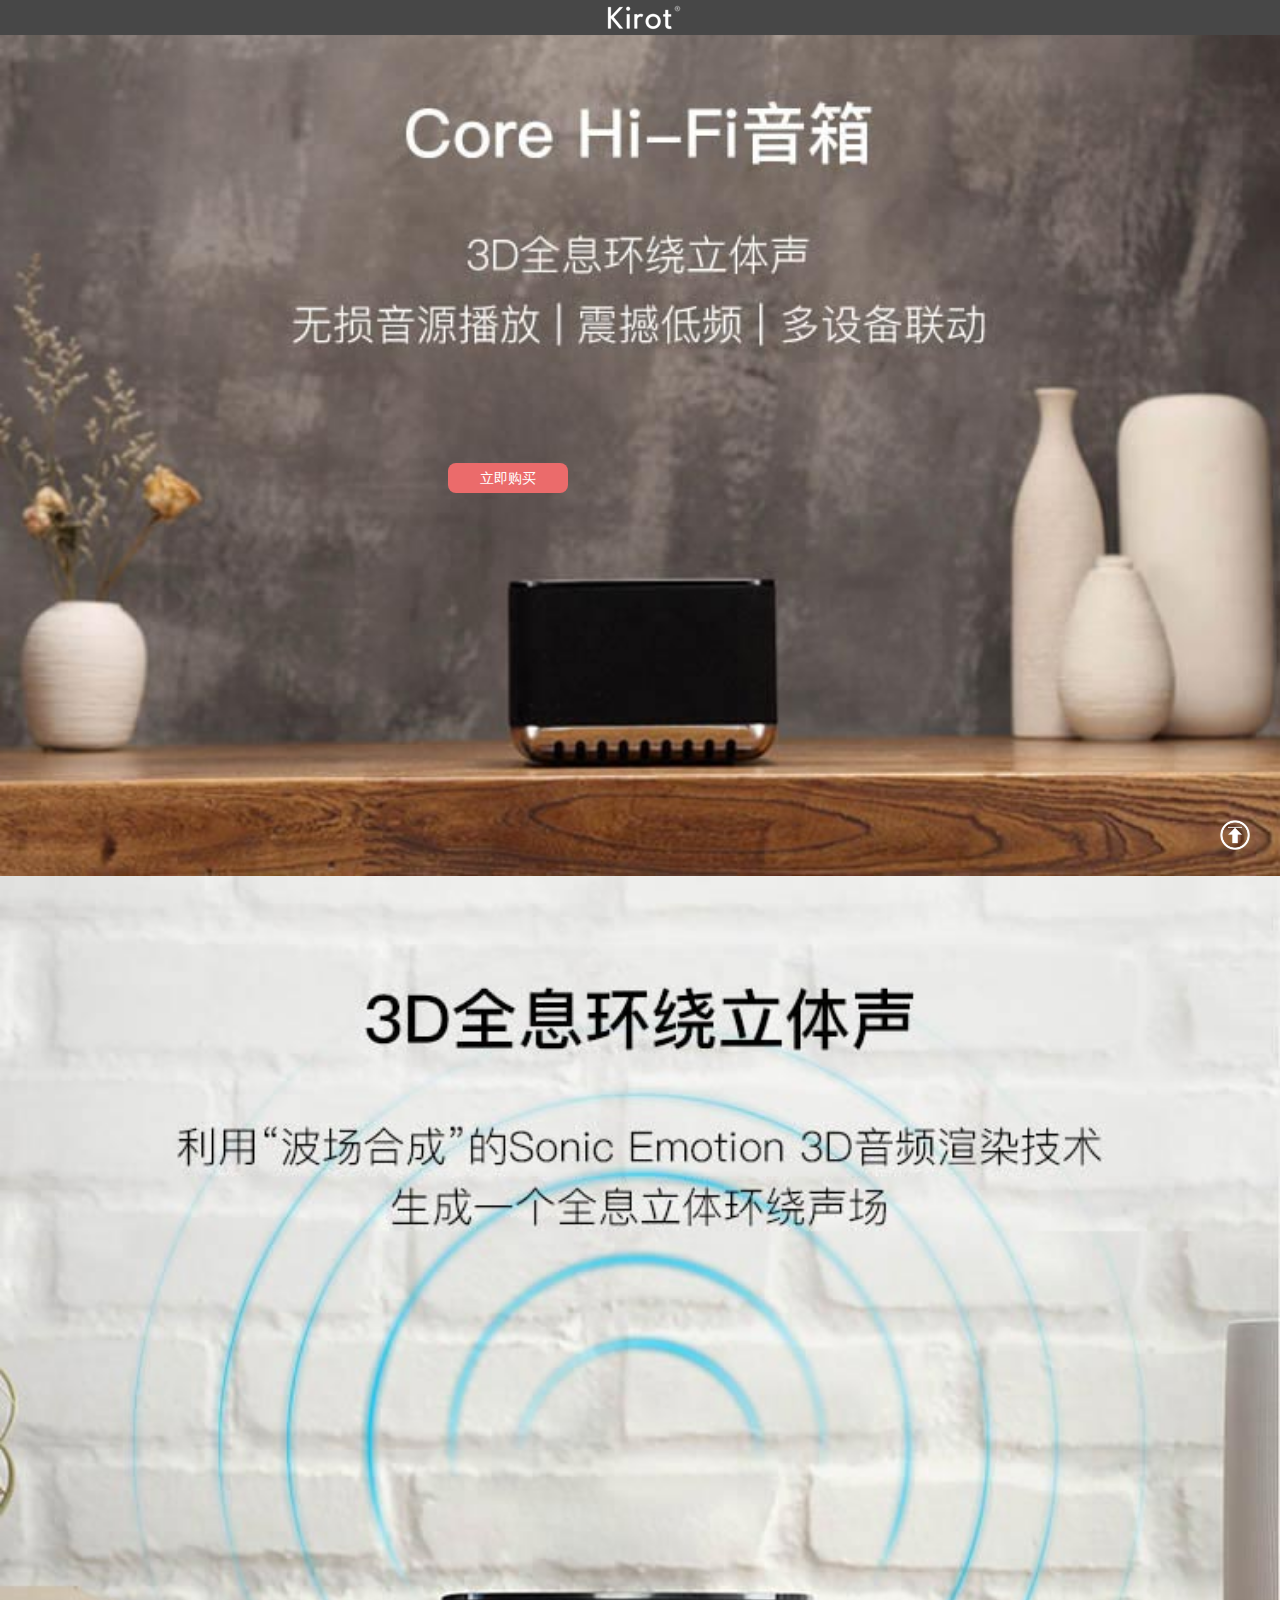
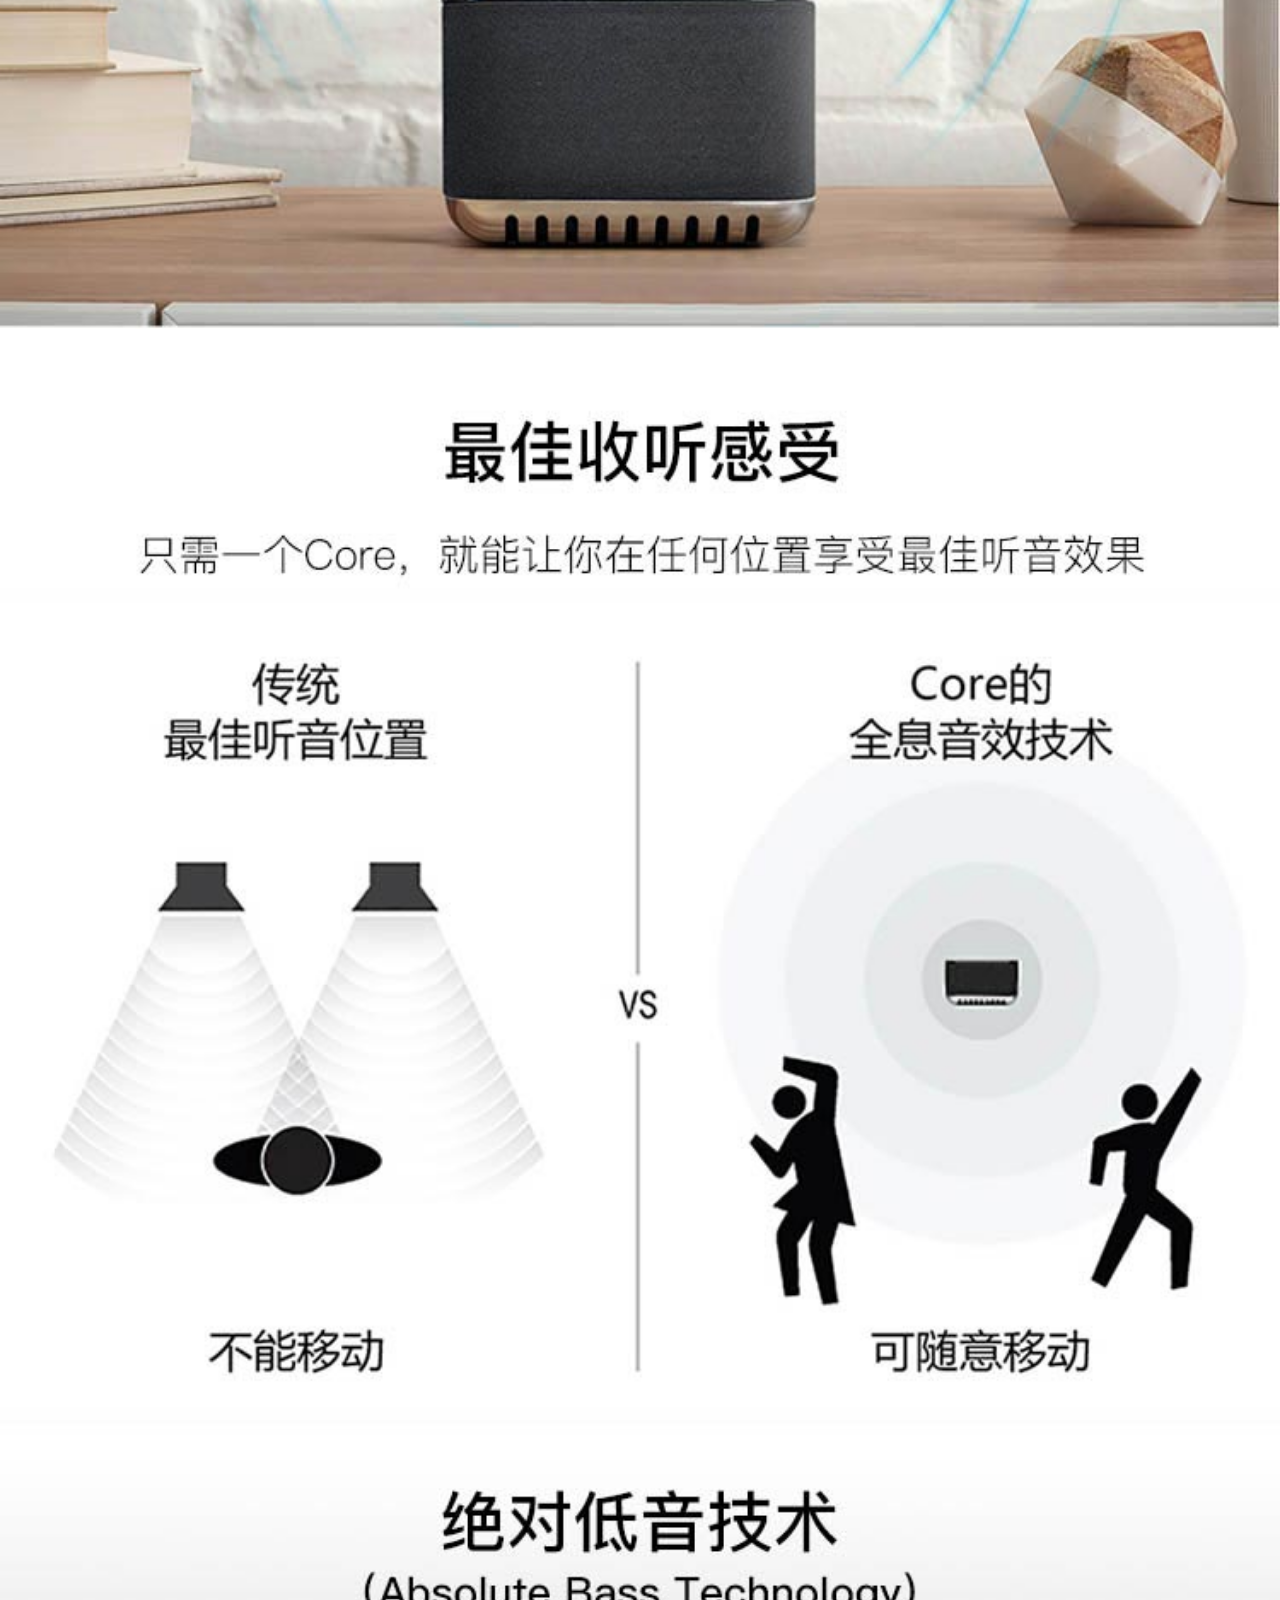
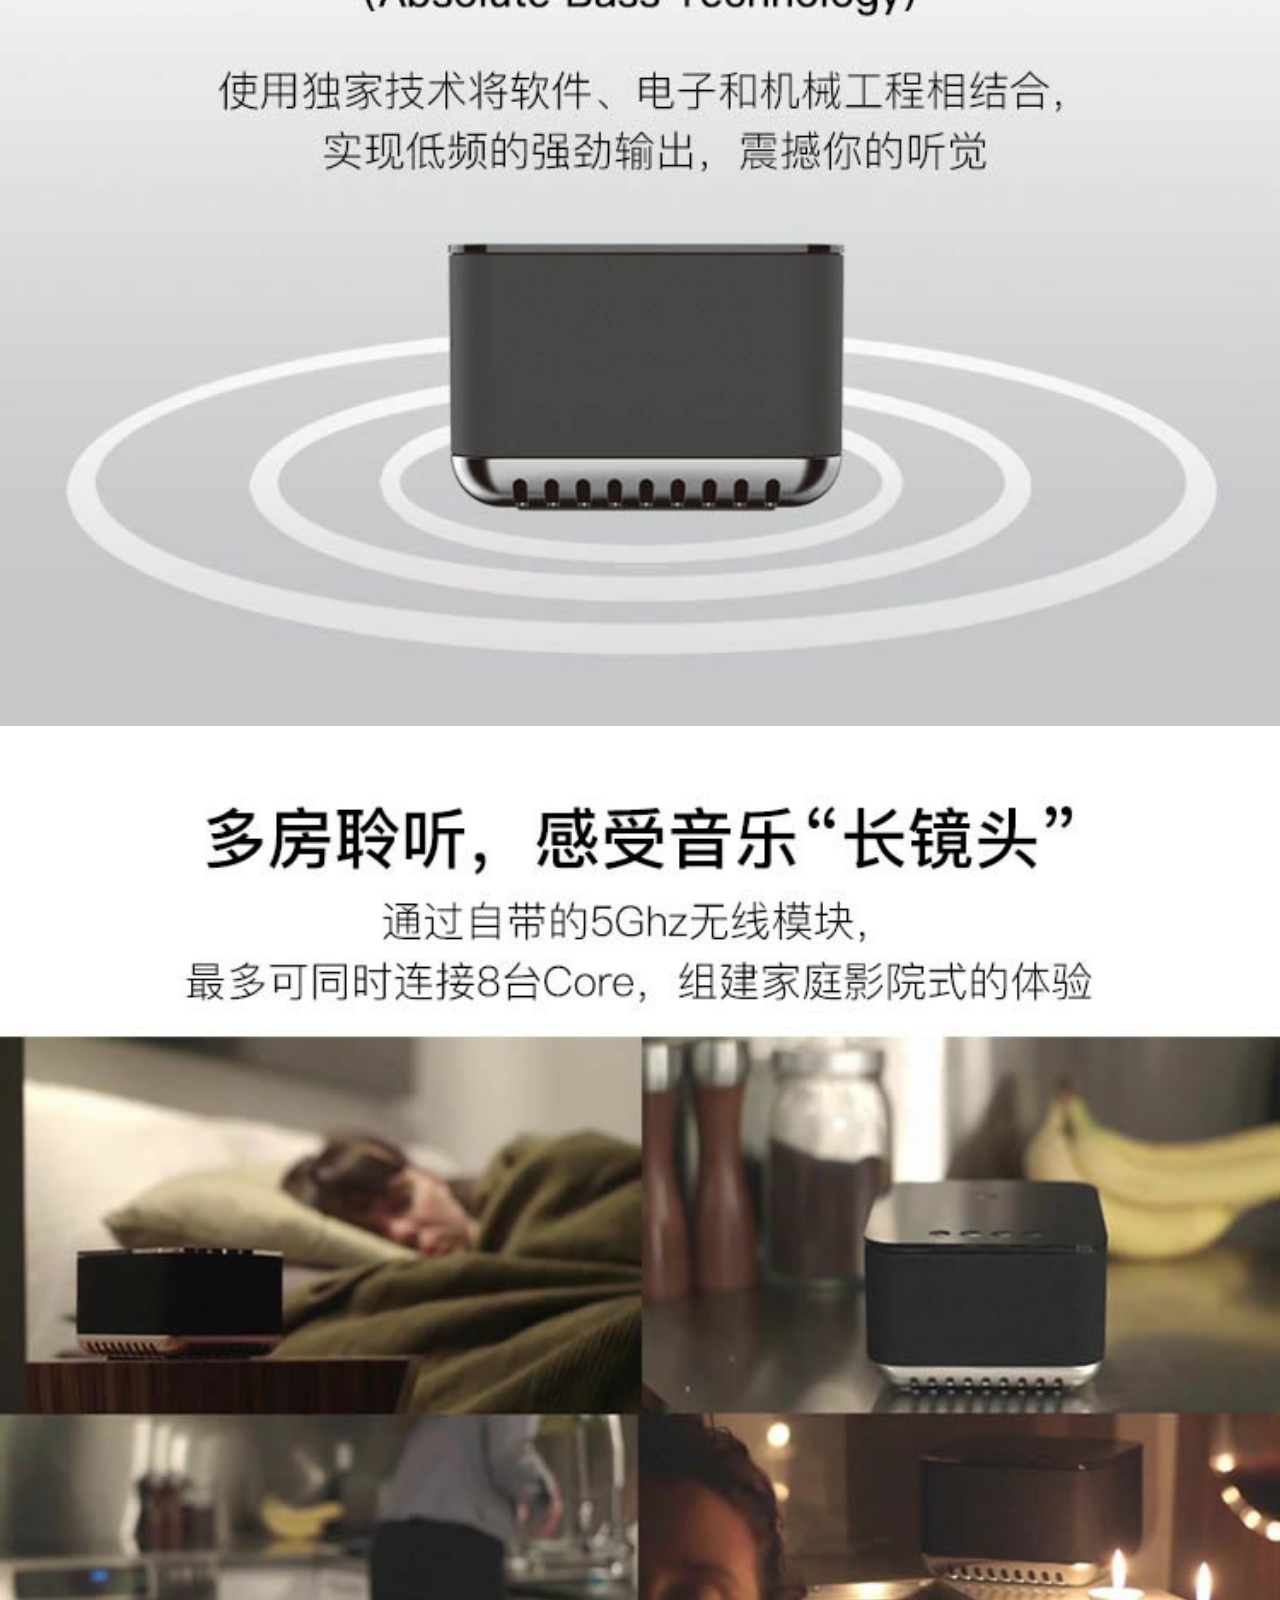
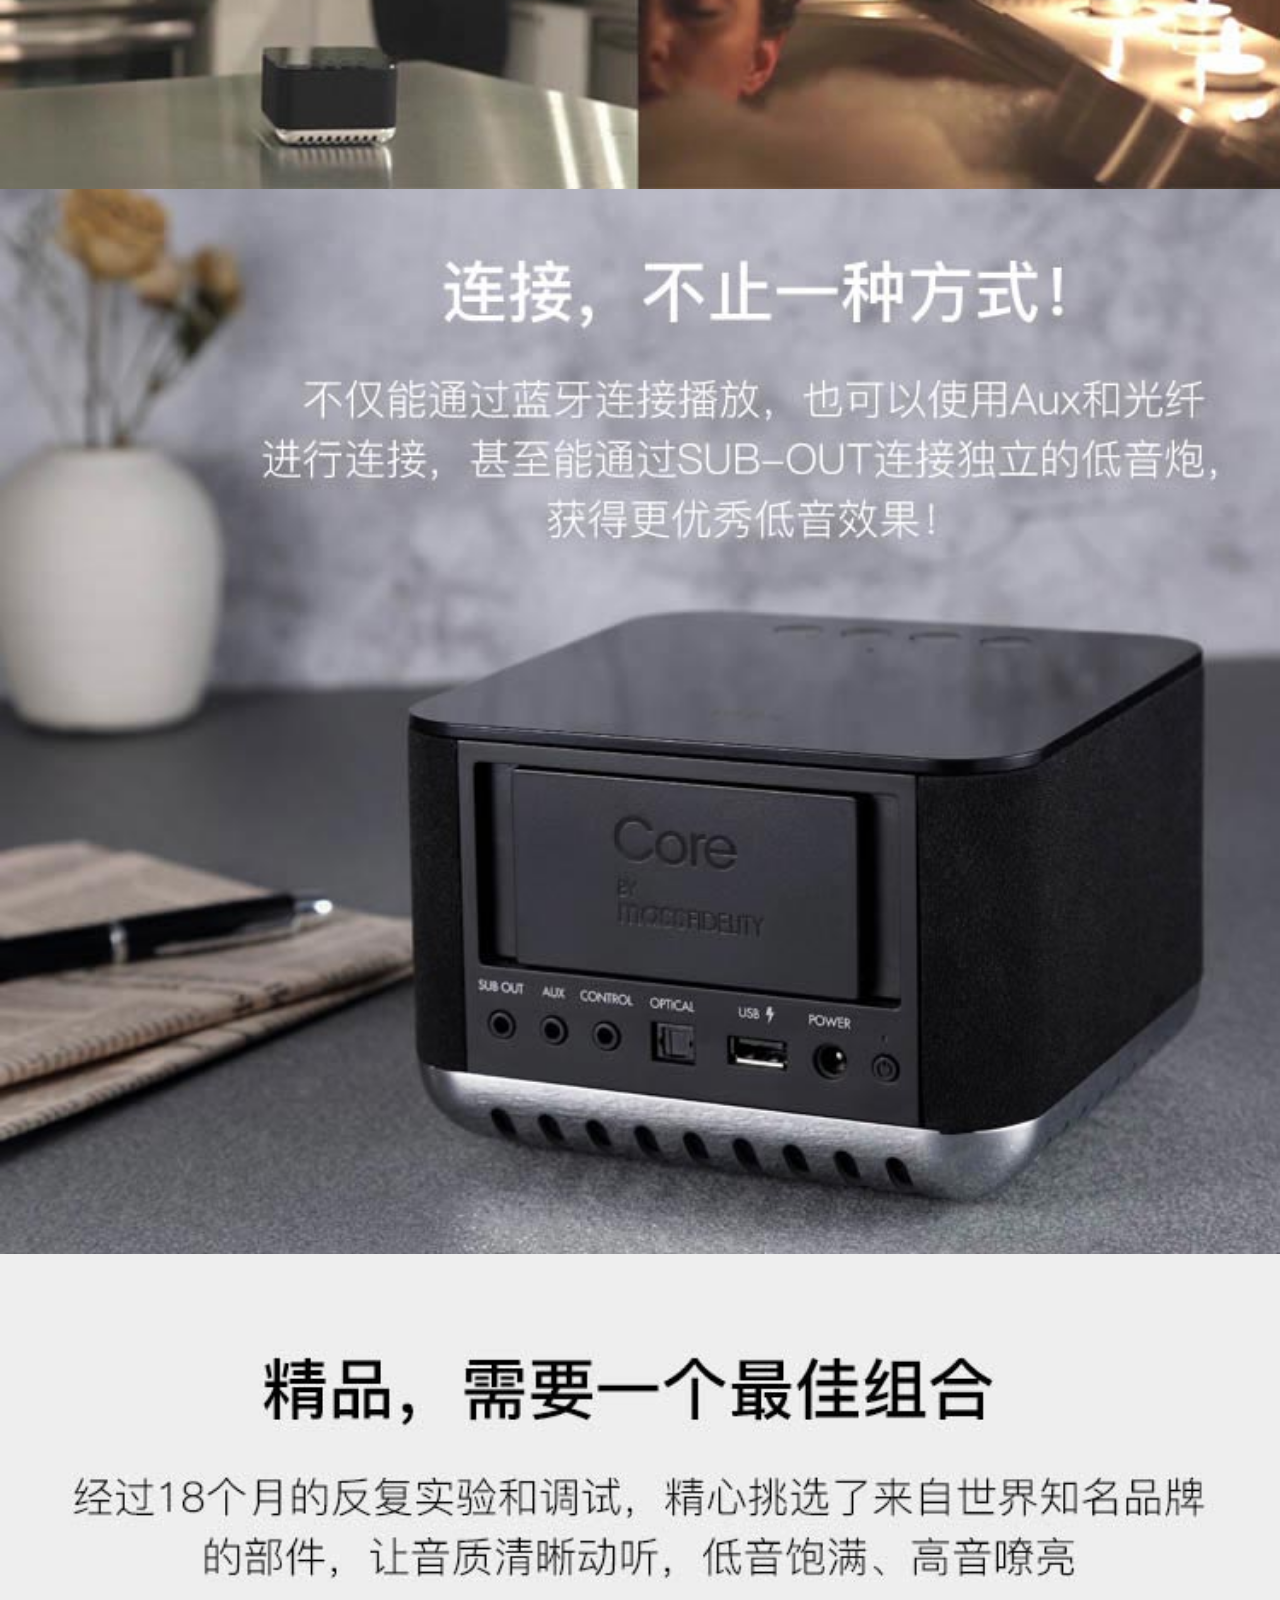
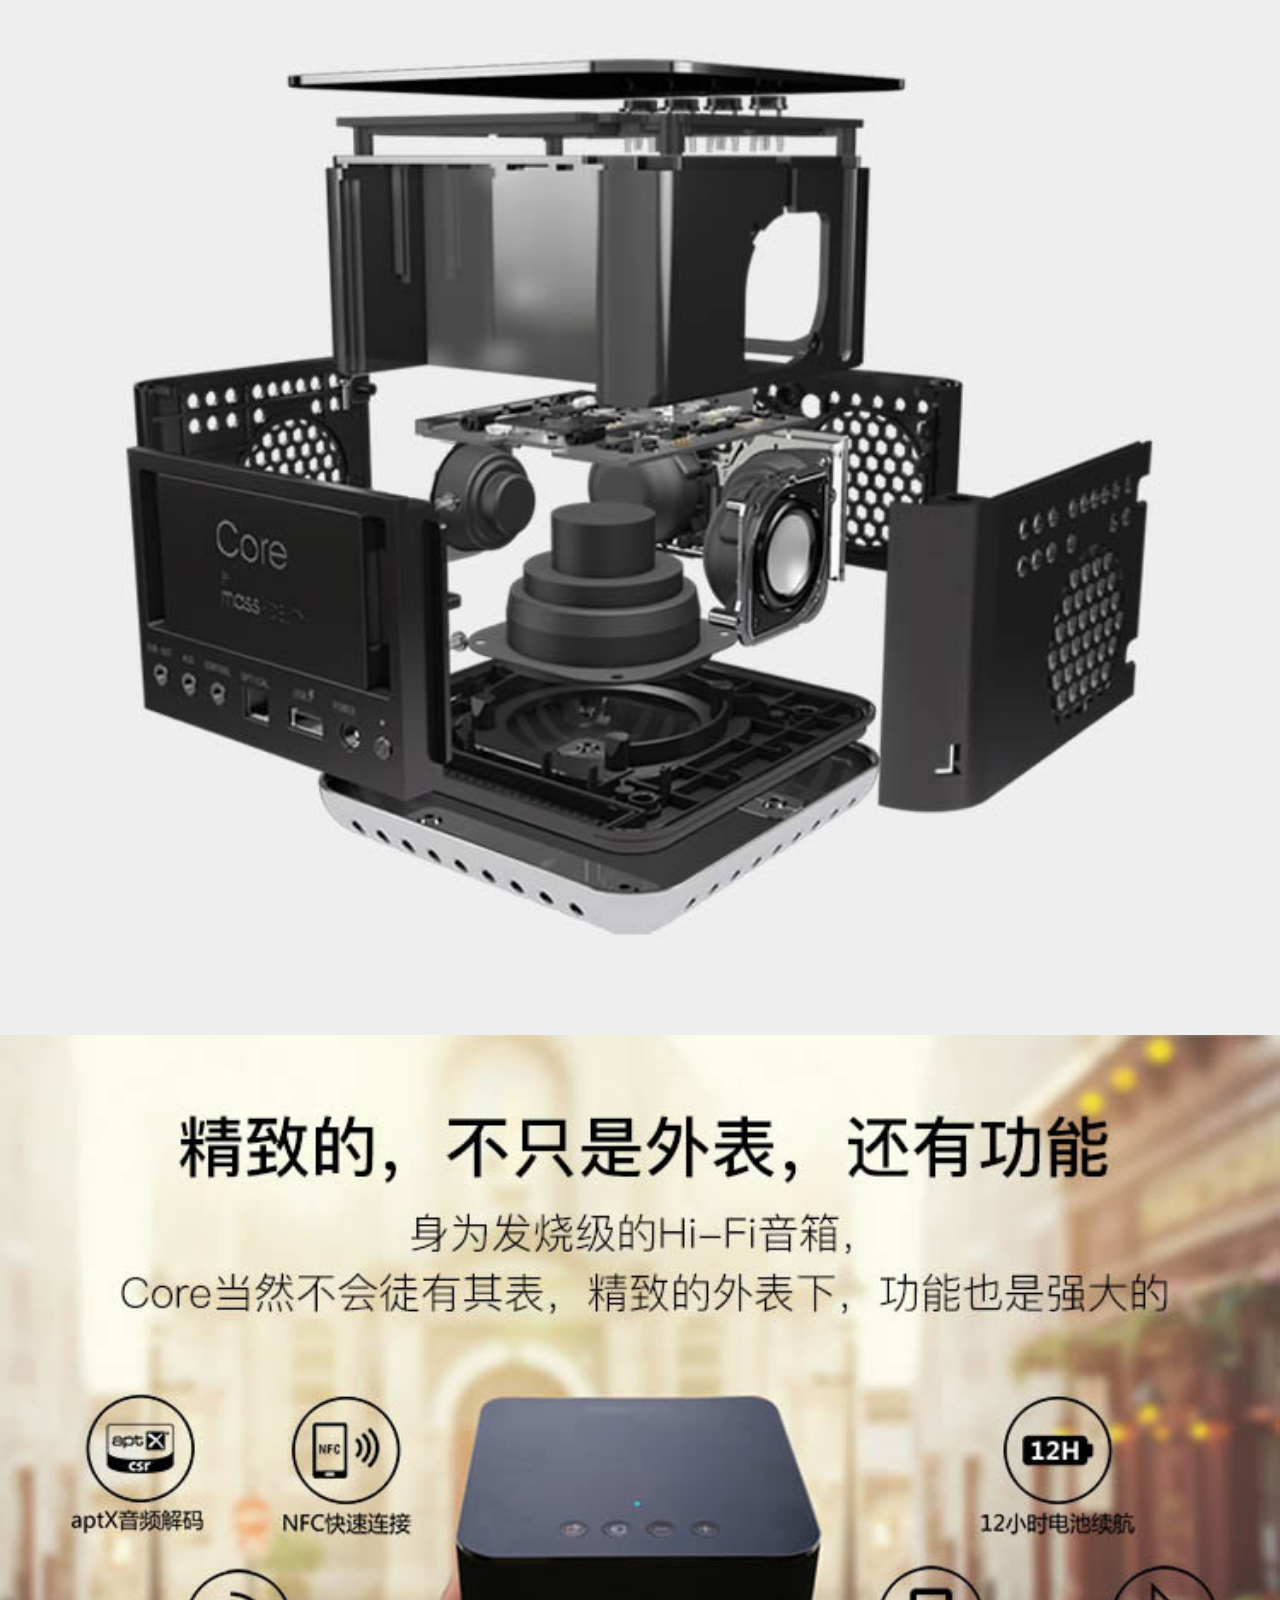
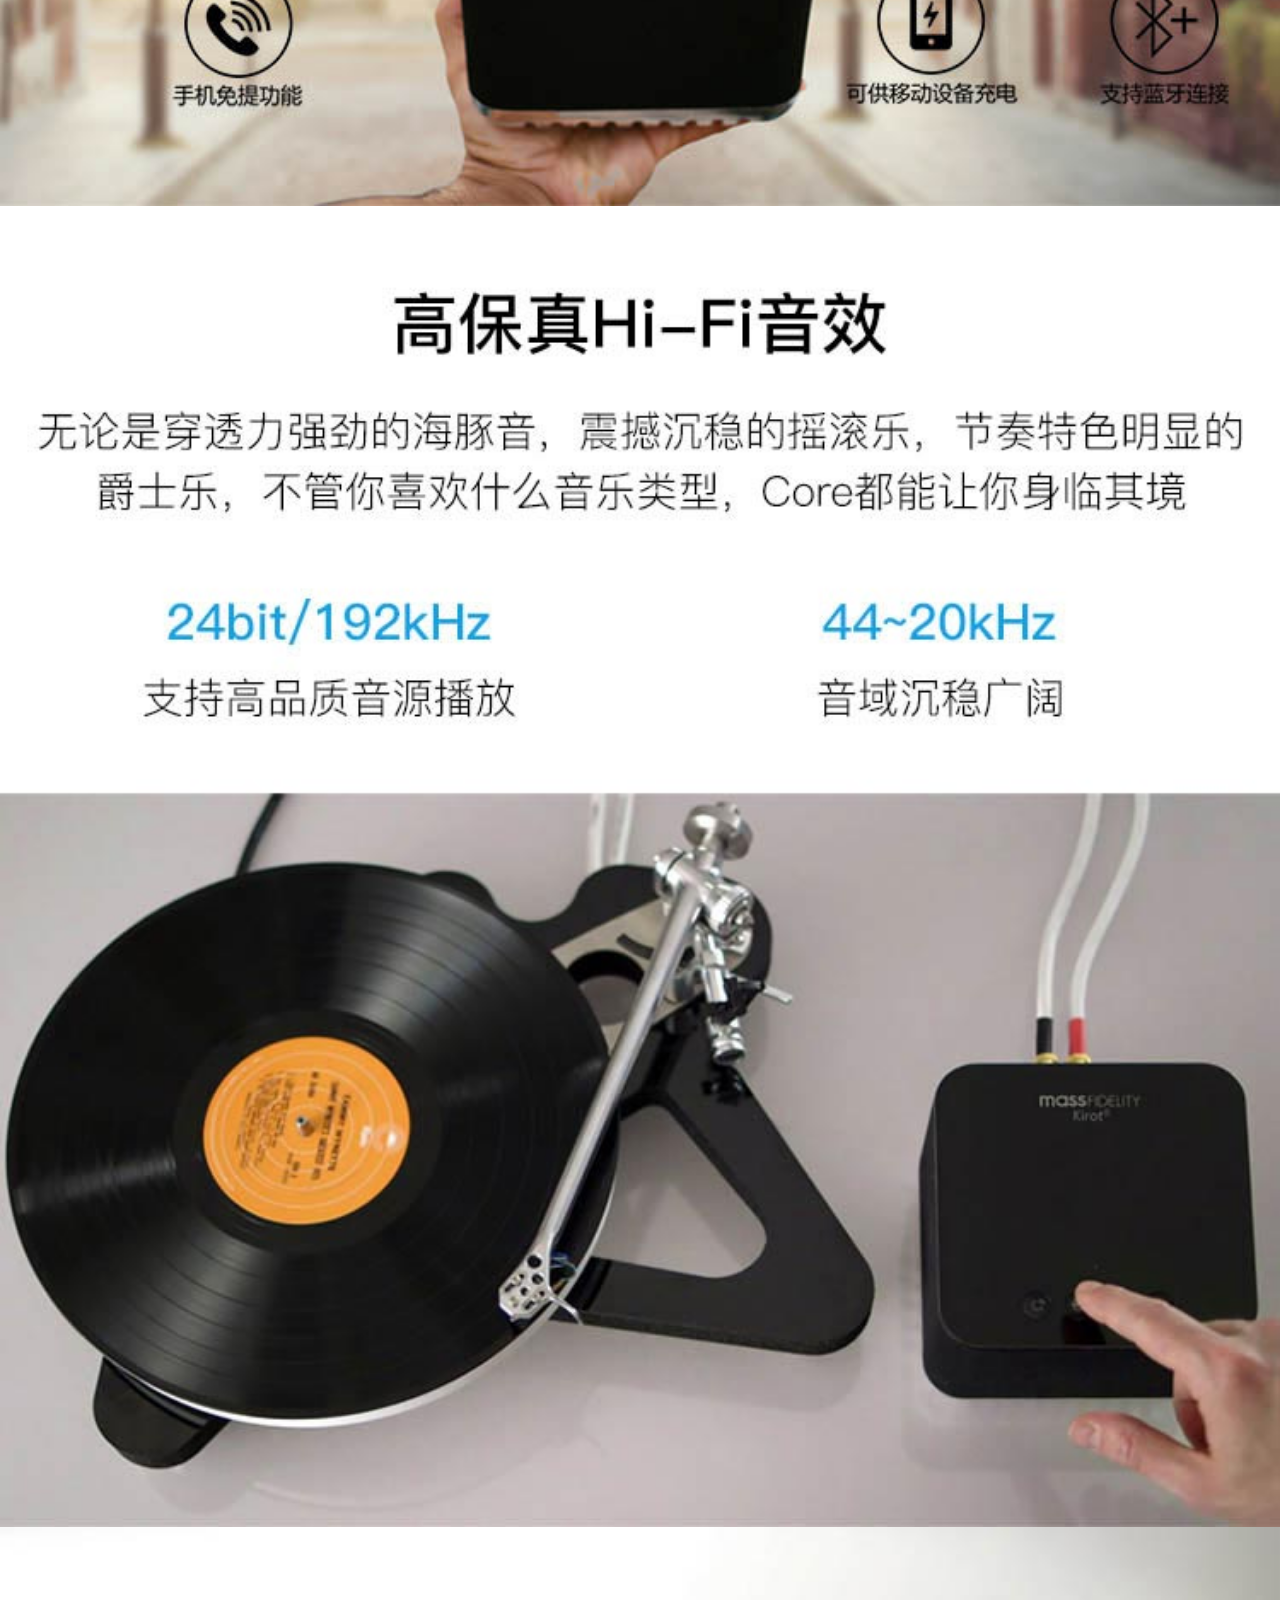
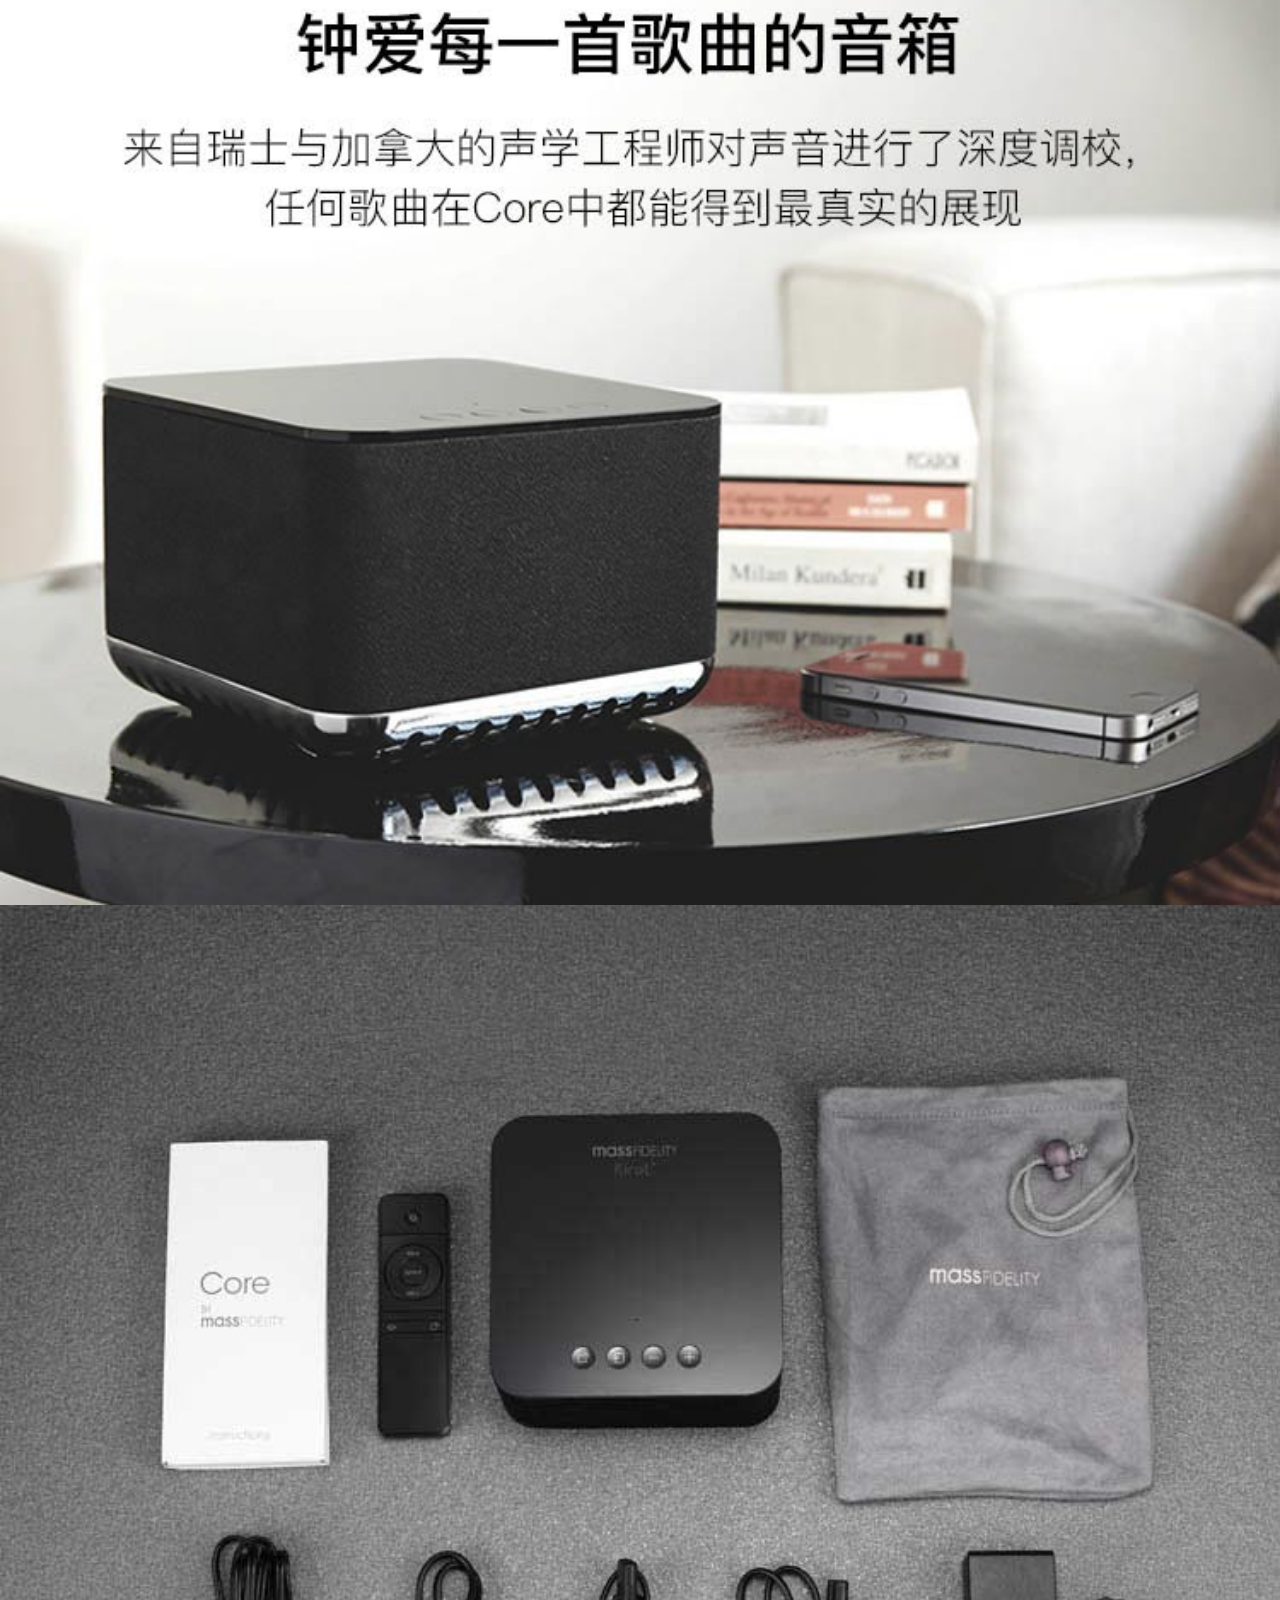
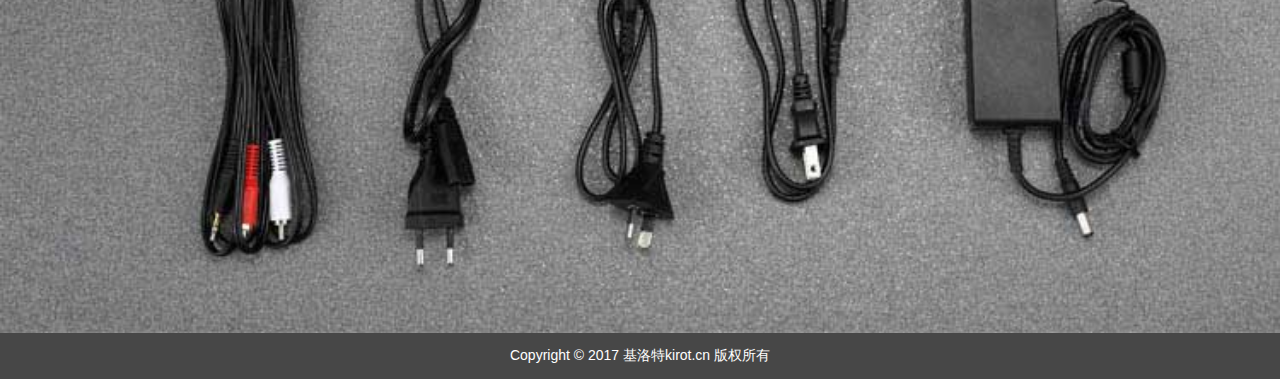
<file: mobile/index.html>
<!DOCTYPE html>
<html lang="zh">
<head>
	<meta charset="UTF-8">
	<meta name="viewport" content="initial-scale=1,maximum-scale=1,minimum-scale=1,user-scalable=no">
	<meta name="description" content="">
	<meta name="keywords" content="">
	<meta name="copyright" content="Copyright (C) 2017 Kirot All Rights Reserved">
	<title>Kirot | Core蓝牙Hi-Fi音箱</title>
	<link href="css/index.css" rel="stylesheet">
</head>

<body>

	<header class="hd">
		<section class="bar">
			<a href="/" class="logo">
				<img src="img/logo.png" />
			</a>
		</section>
		
	</header>

	<section class="bd">
		<a href="https://item.jd.com/28298179196.html" class="buy">立即购买</a>
		<img src="img/mimg_01.jpg" width="100%" class="one" />
		<img src="img/mimg_02.jpg" width="100%" />
		<img src="img/mimg_03.jpg" width="100%" />
		<img src="img/mimg_04.jpg" width="100%" />
		<img src="img/mimg_05.jpg" width="100%" />
		<img src="img/mimg_06.jpg" width="100%" />
		<img src="img/mimg_07.jpg" width="100%" />
		<img src="img/mimg_08.jpg" width="100%" />
		<img src="img/mimg_09.jpg" width="100%" />
		<img src="img/mimg_10.jpg" width="100%" />
		<img src="img/mimg_11.jpg" width="100%" />
	</section>

	<footer class="footer">
		<div class="ft">Copyright © 2017 基洛特kirot.cn 版权所有</div>
	</footer>

	<img src="img/icon_top.png" class="goTop" />
</body>

<script src="js/index.js"></script> 

</html>
</file>
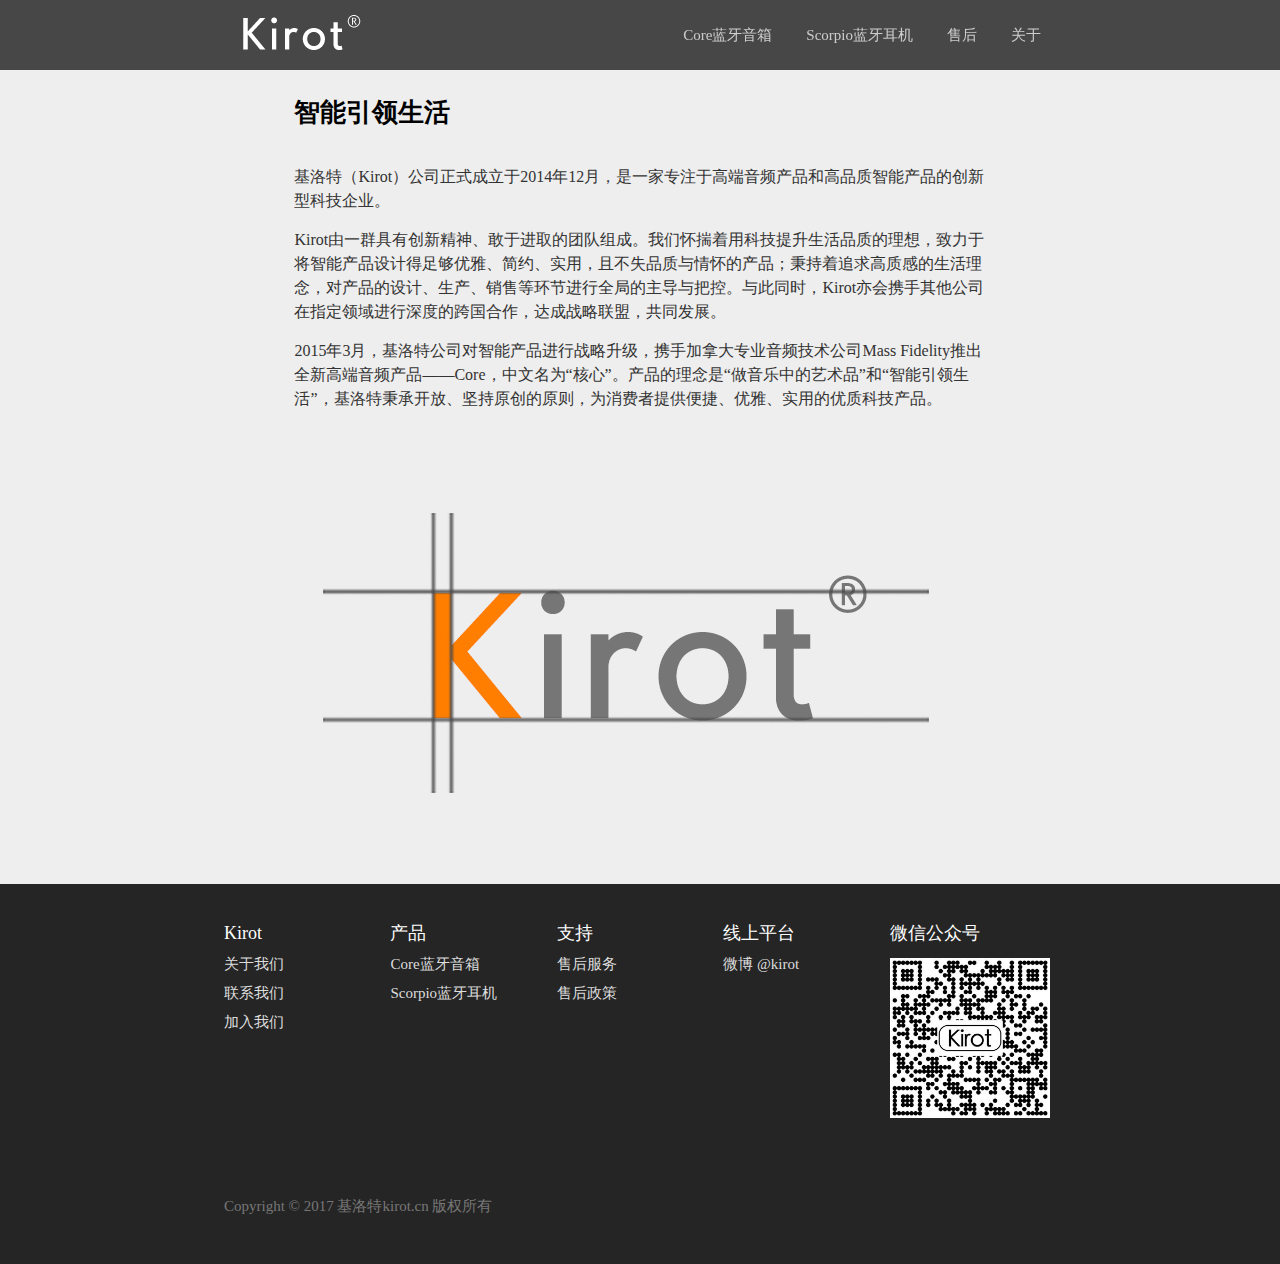
<file: aboutus.html>
<!DOCTYPE html>
<html lang="zh">
<head>
	<meta charset="UTF-8">
	<meta name="viewport" content="initial-scale=1,maximum-scale=1,minimum-scale=1,user-scalable=no">
	<meta name="description" content="">
	<meta name="keywords" content="">
	<meta name="copyright" content="Copyright (C) 2017 Kirot All Rights Reserved">
	<title>关于我们</title>
	<link href="css/index.css" rel="stylesheet">
</head>

<body>

	<header class="hd">
		<section class="grid">
			<a href="/" class="logo">
				<img src="img/logo.png" />
			</a> 
			
			<nav class="nav">
					<ul>
						<li><a href="index.html" class="link">Core蓝牙音箱</a></li>
   					<li><a href="scorpio.html" class="link">Scorpio蓝牙耳机</a></li>
						<li><a href="support.html" class="link">售后</a></li>
						<li><a href="aboutus.html" class="link">关于</a></li>
					</ul>
			</nav>
		</section>
	</header>

	<section class="bd">
		<div class="content-text">
			<h2>智能引领生活</h2>
			<p>&nbsp;</p>
			<p class="cont">基洛特（Kirot）公司正式成立于2014年12月，是一家专注于高端音频产品和高品质智能产品的创新型科技企业。</p>
			<p class="cont">Kirot由一群具有创新精神、敢于进取的团队组成。我们怀揣着用科技提升生活品质的理想，致力于将智能产品设计得足够优雅、简约、实用，且不失品质与情怀的产品；秉持着追求高质感的生活理念，对产品的设计、生产、销售等环节进行全局的主导与把控。与此同时，Kirot亦会携手其他公司在指定领域进行深度的跨国合作，达成战略联盟，共同发展。 </p>
			<p class="cont">2015年3月，基洛特公司对智能产品进行战略升级，携手加拿大专业音频技术公司Mass Fidelity推出全新高端音频产品——Core，中文名为“核心”。产品的理念是“做音乐中的艺术品”和“智能引领生活”，基洛特秉承开放、坚持原创的原则，为消费者提供便捷、优雅、实用的优质科技产品。</p>
		</div>
		<!-- 加上标 <span style="vertical-align: super;">®</span>-->
		<div class="content-img">
			<img src="img/about.jpg" />
		</div>

	</section>

	<footer class="footer clearfix">
		<section class="grid">
			<div class="ft-main">
				<div class="col">
					<h3>Kirot</h3>
					<ul>
						<li class="row"><a href="aboutus.html">关于我们</a></li>
						<li class="row"><a href="contactus.html">联系我们</a></li>
						<li class="row"><a href="mailto:kirot@kirot.cn">加入我们</a></li>
					</ul>
				</div>
				<div class="col">
					<h3>产品</h3>
					<ul>
						<li class="row"><a href="index.html">Core蓝牙音箱</a></li>
						<li class="row"><a href="scorpio.html">Scorpio蓝牙耳机</a></li>
					</ul>
				</div>
				<div class="col">
					<h3>支持</h3>
					<ul>
						<li class="row"><a href="support.html">售后服务</a></li>
						<li class="row"><a href="support.html">售后政策</a></li>
					</ul>
				</div>
				<div class="col">
					<h3>线上平台</h3>
					<ul>
						<li class="row">微博 <a href="https://weibo.com/Kirot" class="icon" target="_blank">@kirot</a></li>
					</ul>
				</div>
				<div class="col">
					<h3>微信公众号</h3>
					<img src="img/wechat.jpg" class="wechat" />
				</div>
				<div class="clearfix"></div>
			</div>

			<div class="ft-end">
				<a class="copyright">Copyright © 2017 基洛特kirot.cn 版权所有</a> 
				<span class="icp xs-hide">
					<a href="" target="_blank"></a>
				</span>
			</div>
		</section>
	</footer>
</body>

</html>
</file>
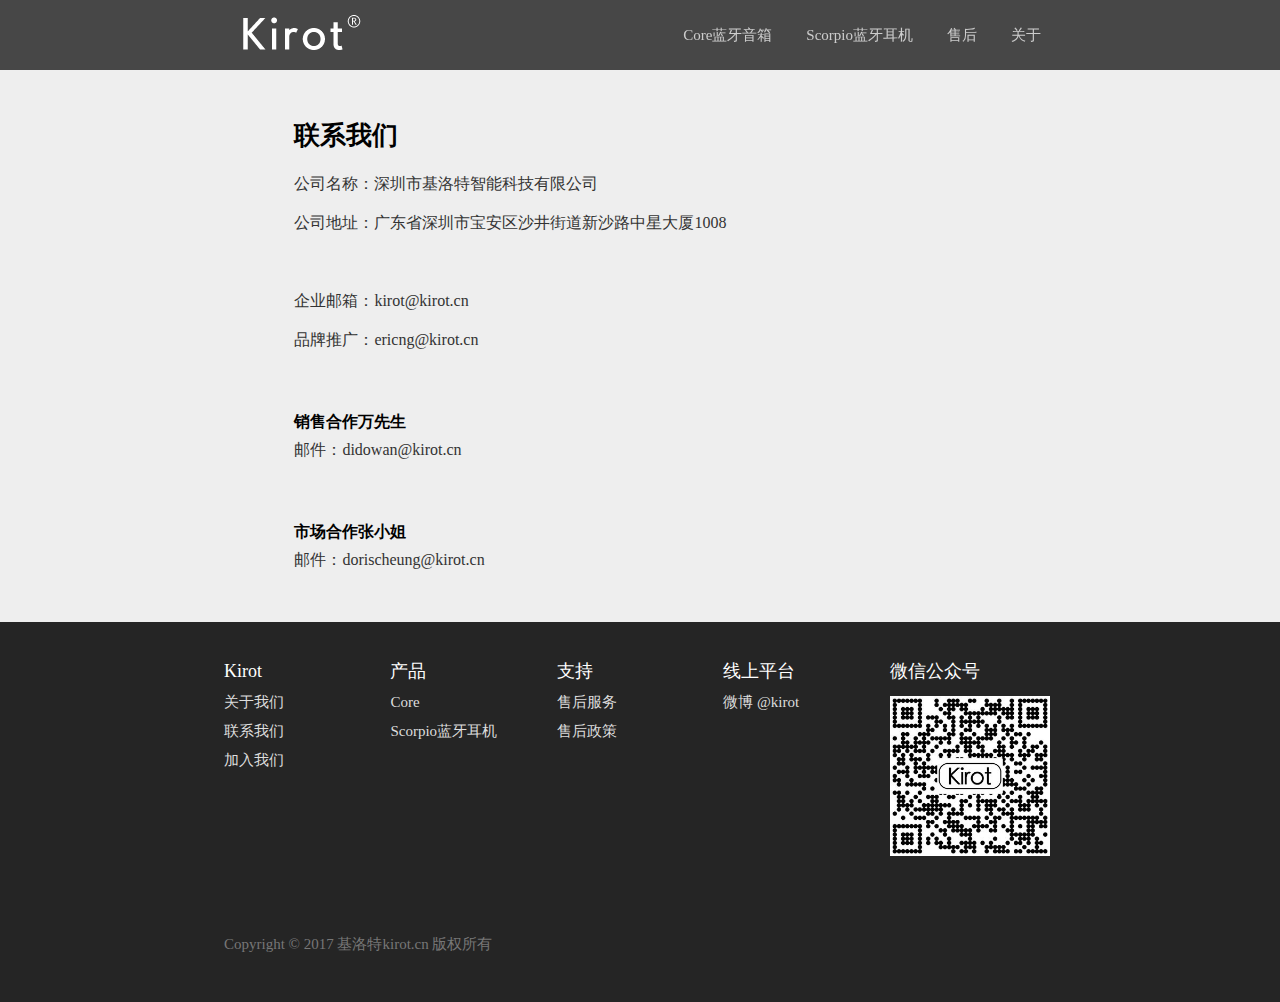
<file: contactus.html>
<!DOCTYPE html>
<html lang="zh">
<head>
	<meta charset="UTF-8">
	<meta name="viewport" content="initial-scale=1,maximum-scale=1,minimum-scale=1,user-scalable=no">
	<meta name="description" content="">
	<meta name="keywords" content="">
	<meta name="copyright" content="Copyright (C) 2017 Kirot All Rights Reserved">
	<title>联系我们</title>
	<link href="css/index.css" rel="stylesheet">
</head>

<body>

	<header class="hd">
		<section class="grid">
			<a href="/" class="logo">
				<img src="img/logo.png" />
			</a> 
			
			<nav class="nav">
					<ul>
						<li><a href="index.html" class="link">Core蓝牙音箱</a></li>
   					<li><a href="scorpio.html" class="link">Scorpio蓝牙耳机</a></li>
						<li><a href="support.html" class="link">售后</a></li>
						<li><a href="aboutus.html" class="link">关于</a></li>
					</ul>
			</nav>
		</section>
	</header>

	<section class="bd">
		<div class="contactus-content">
			<article class="page-post">
				<h2>联系我们</h2> 
				<p>公司名称：深圳市基洛特智能科技有限公司</p> 
				<p>公司地址：广东省深圳市宝安区沙井街道新沙路中星大厦1008</p> 
				<p>&nbsp;</p>
				<p>企业邮箱：<a href="mailto:kirot@kirot.cn">kirot@kirot.cn</a></p> 
				<p>品牌推广：<a href="mailto:ericng@kirot.cn">ericng@kirot.cn</a></p> 
				<p>&nbsp;</p>
				<strong>销售合作万先生</strong>
				<p>邮件：<a href="mailto:didowan@kirot.cn">didowan@kirot.cn</a></p> 
				<p>&nbsp;</p> 
				<strong>市场合作张小姐</strong> 
				<p>邮件：<a href="mailto:dorischeung@kirot.cn">dorischeung@kirot.cn</a></p>
			</article>
		</div>

	</section>

	<footer class="footer">
		<section class="grid">
			<div class="ft-main">
				<div class="col">
					<h3>Kirot</h3>
					<ul>
						<li class="row"><a href="aboutus.html">关于我们</a></li>
						<li class="row"><a href="contactus.html">联系我们</a></li>
						<li class="row"><a href="mailto:kirot@kirot.cn">加入我们</a></li>
					</ul>
				</div>
				<div class="col">
					<h3>产品</h3>
					<ul>
						<li class="row"><a href="index.html">Core</a></li>
					  <li class="row"><a href="scorpio.html">Scorpio蓝牙耳机</a></li>
					</ul>
				</div>
				<div class="col">
					<h3>支持</h3>
					<ul>
						<li class="row"><a href="support.html">售后服务</a></li>
						<li class="row"><a href="support.html">售后政策</a></li>
					</ul>
				</div>
				<div class="col">
					<h3>线上平台</h3>
					<ul>
						<li class="row">微博 <a href="https://weibo.com/Kirot" class="icon" target="_blank">@kirot</a></li>
					</ul>
				</div>
				<div class="col">
					<h3>微信公众号</h3>
					<img src="img/wechat.jpg" class="wechat" />
				</div>
				<div class="clearfix"></div>
			</div>

			<div class="ft-end">
				<a class="copyright">Copyright © 2017 基洛特kirot.cn 版权所有</a> 
				<span class="icp xs-hide">
					<a href="" target="_blank"></a>
				</span>
			</div>
		</section>
	</footer>
</body>

</html>
</file>
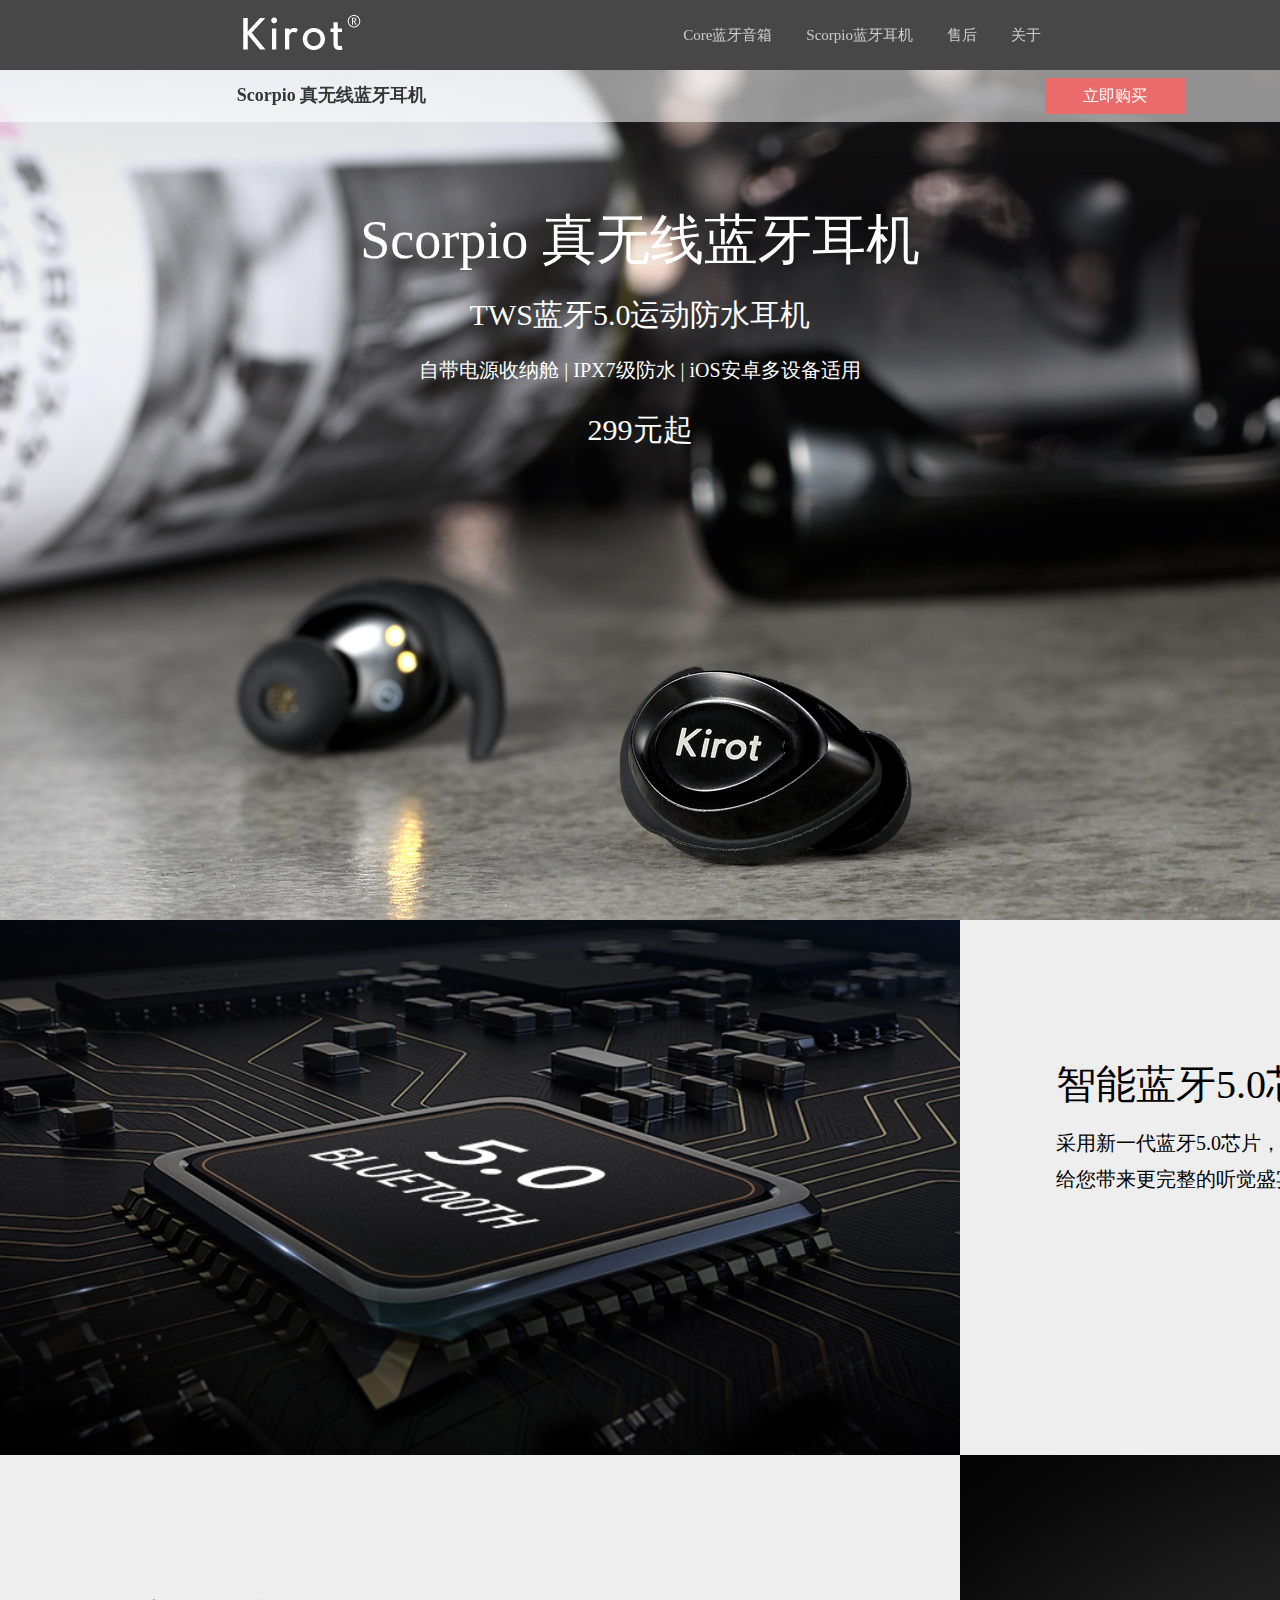
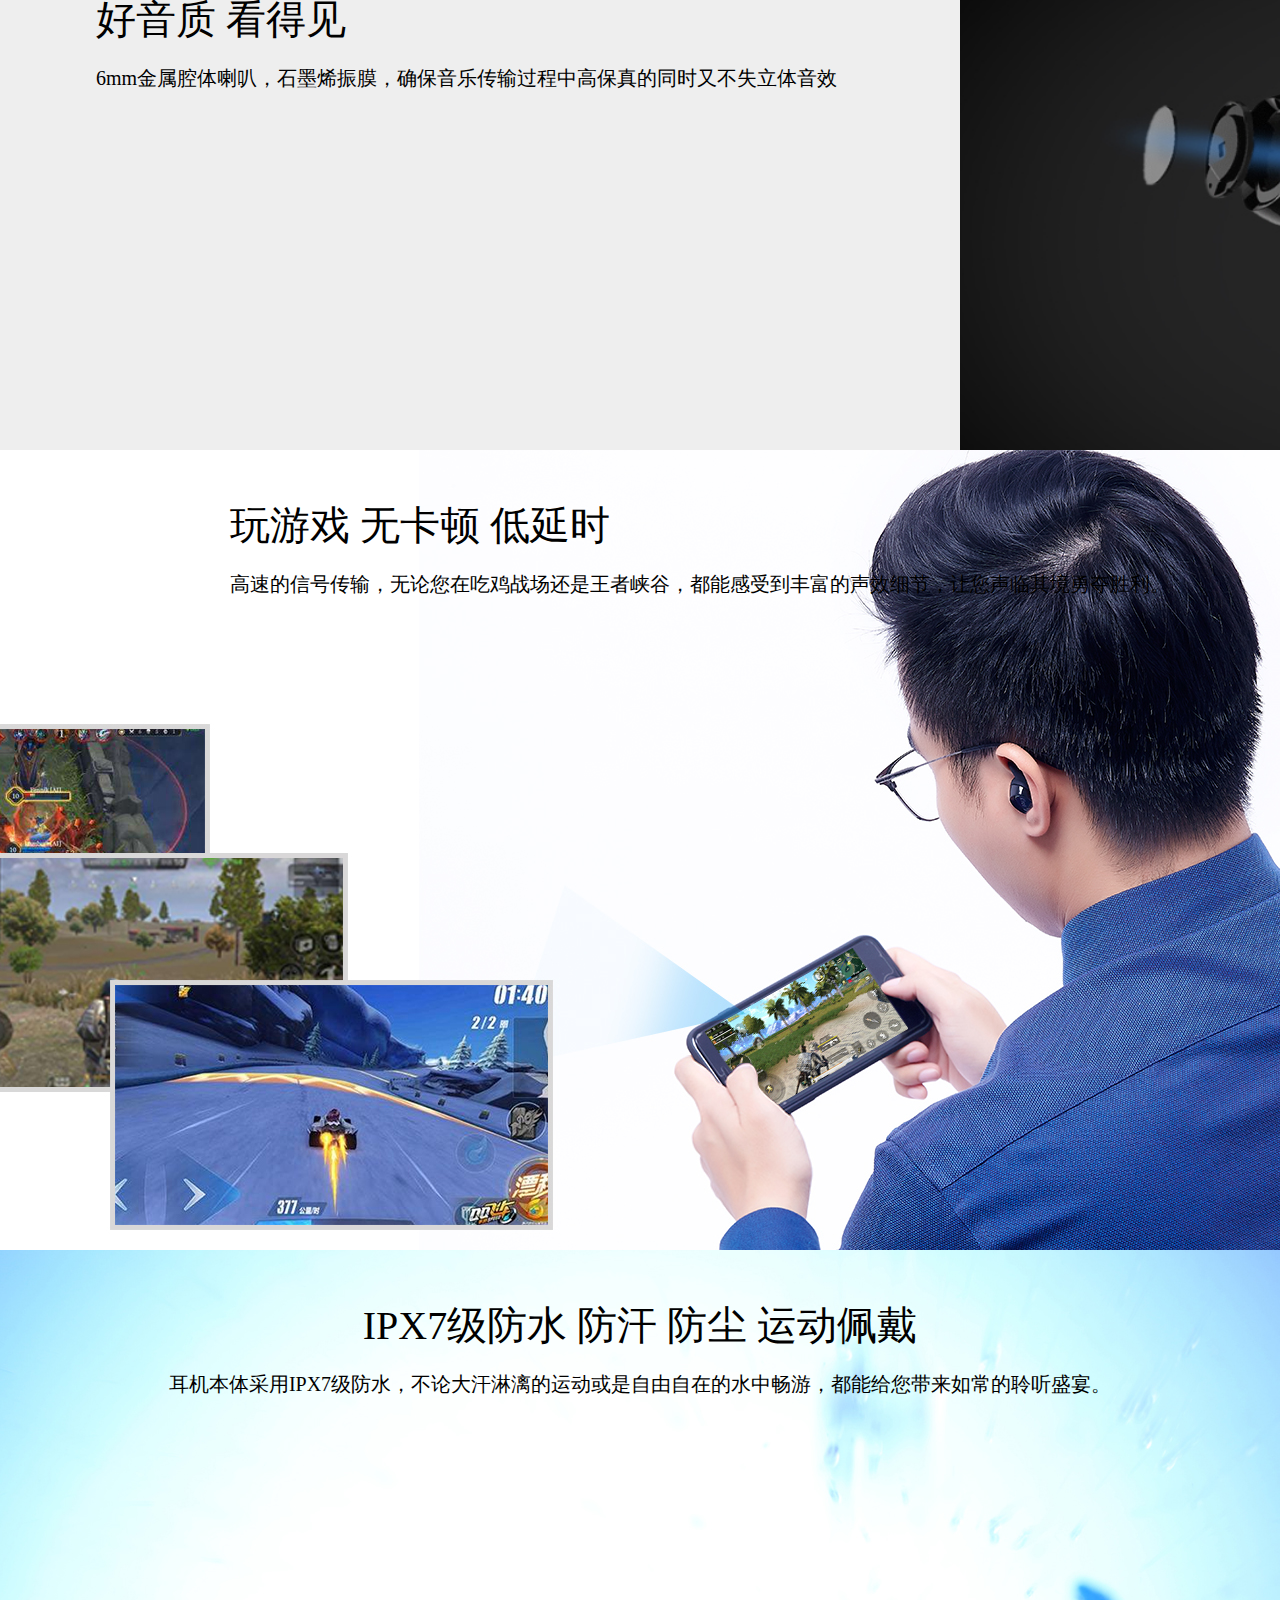
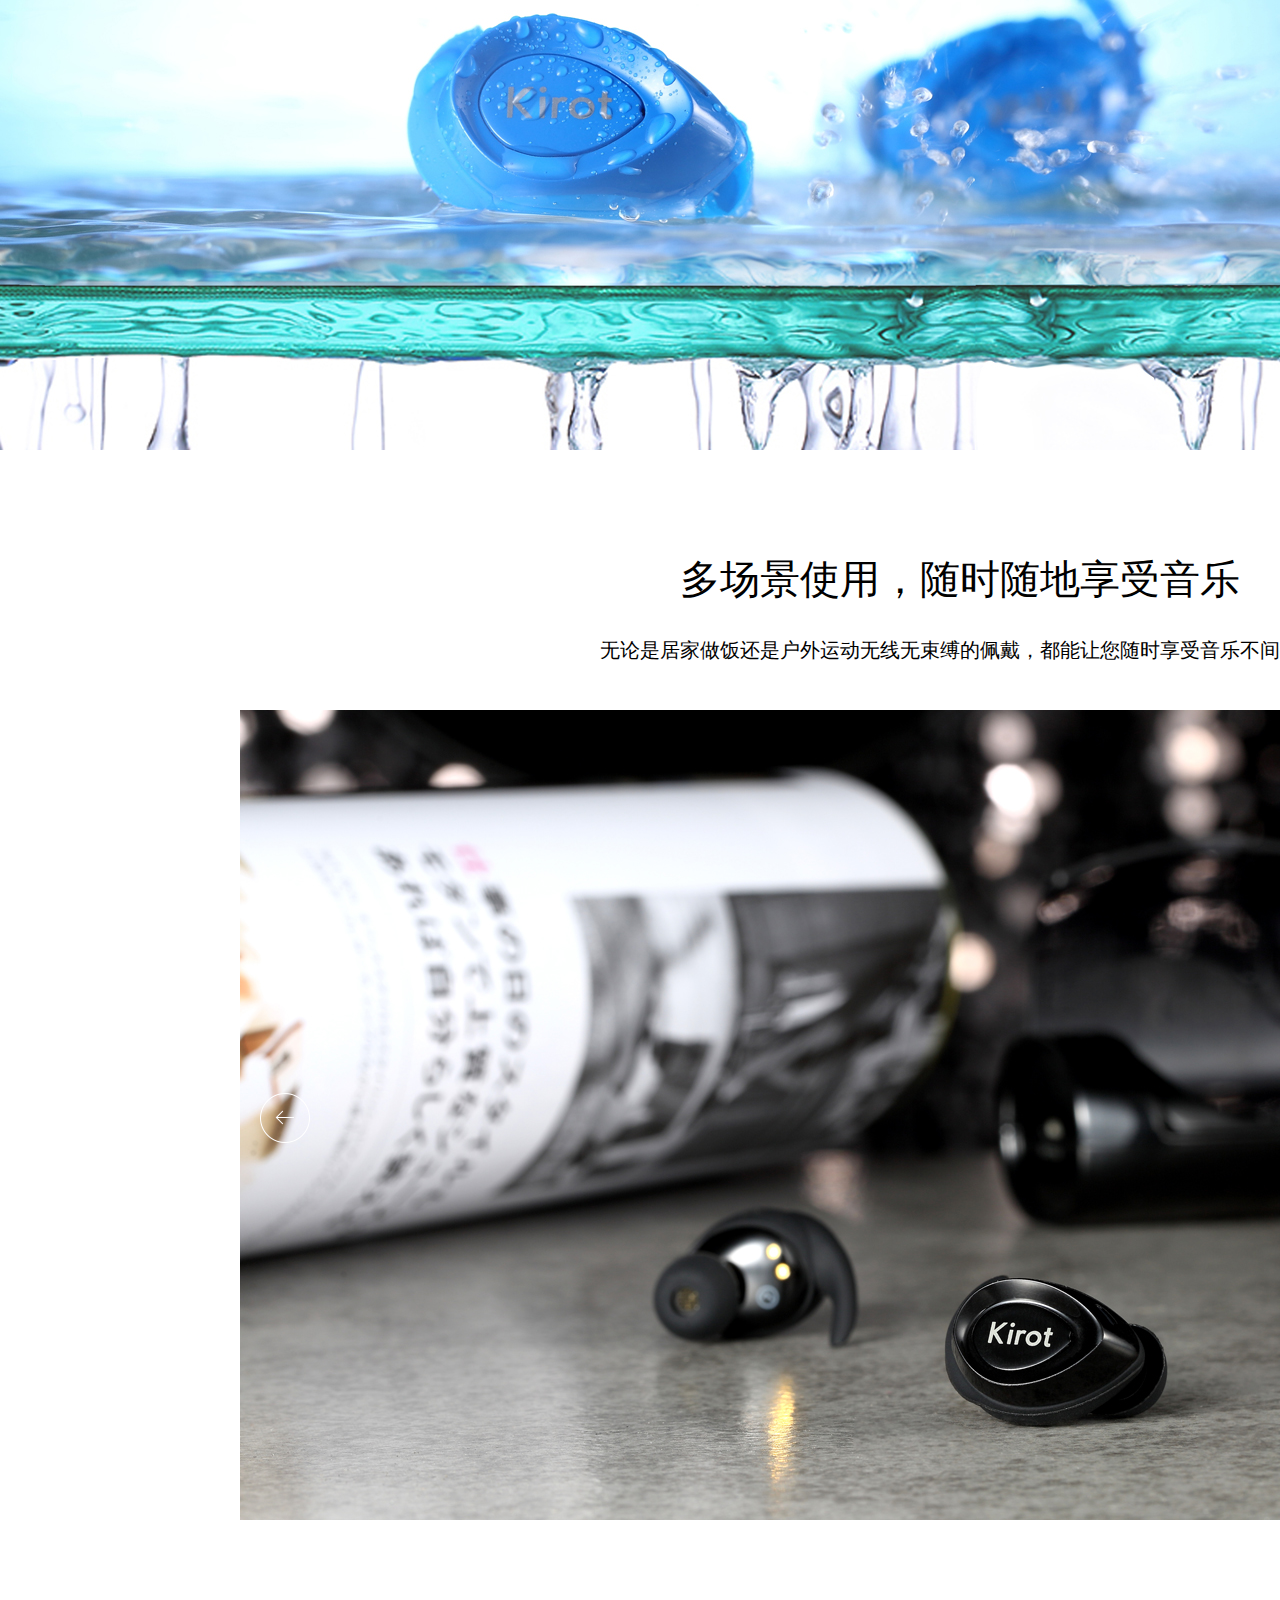
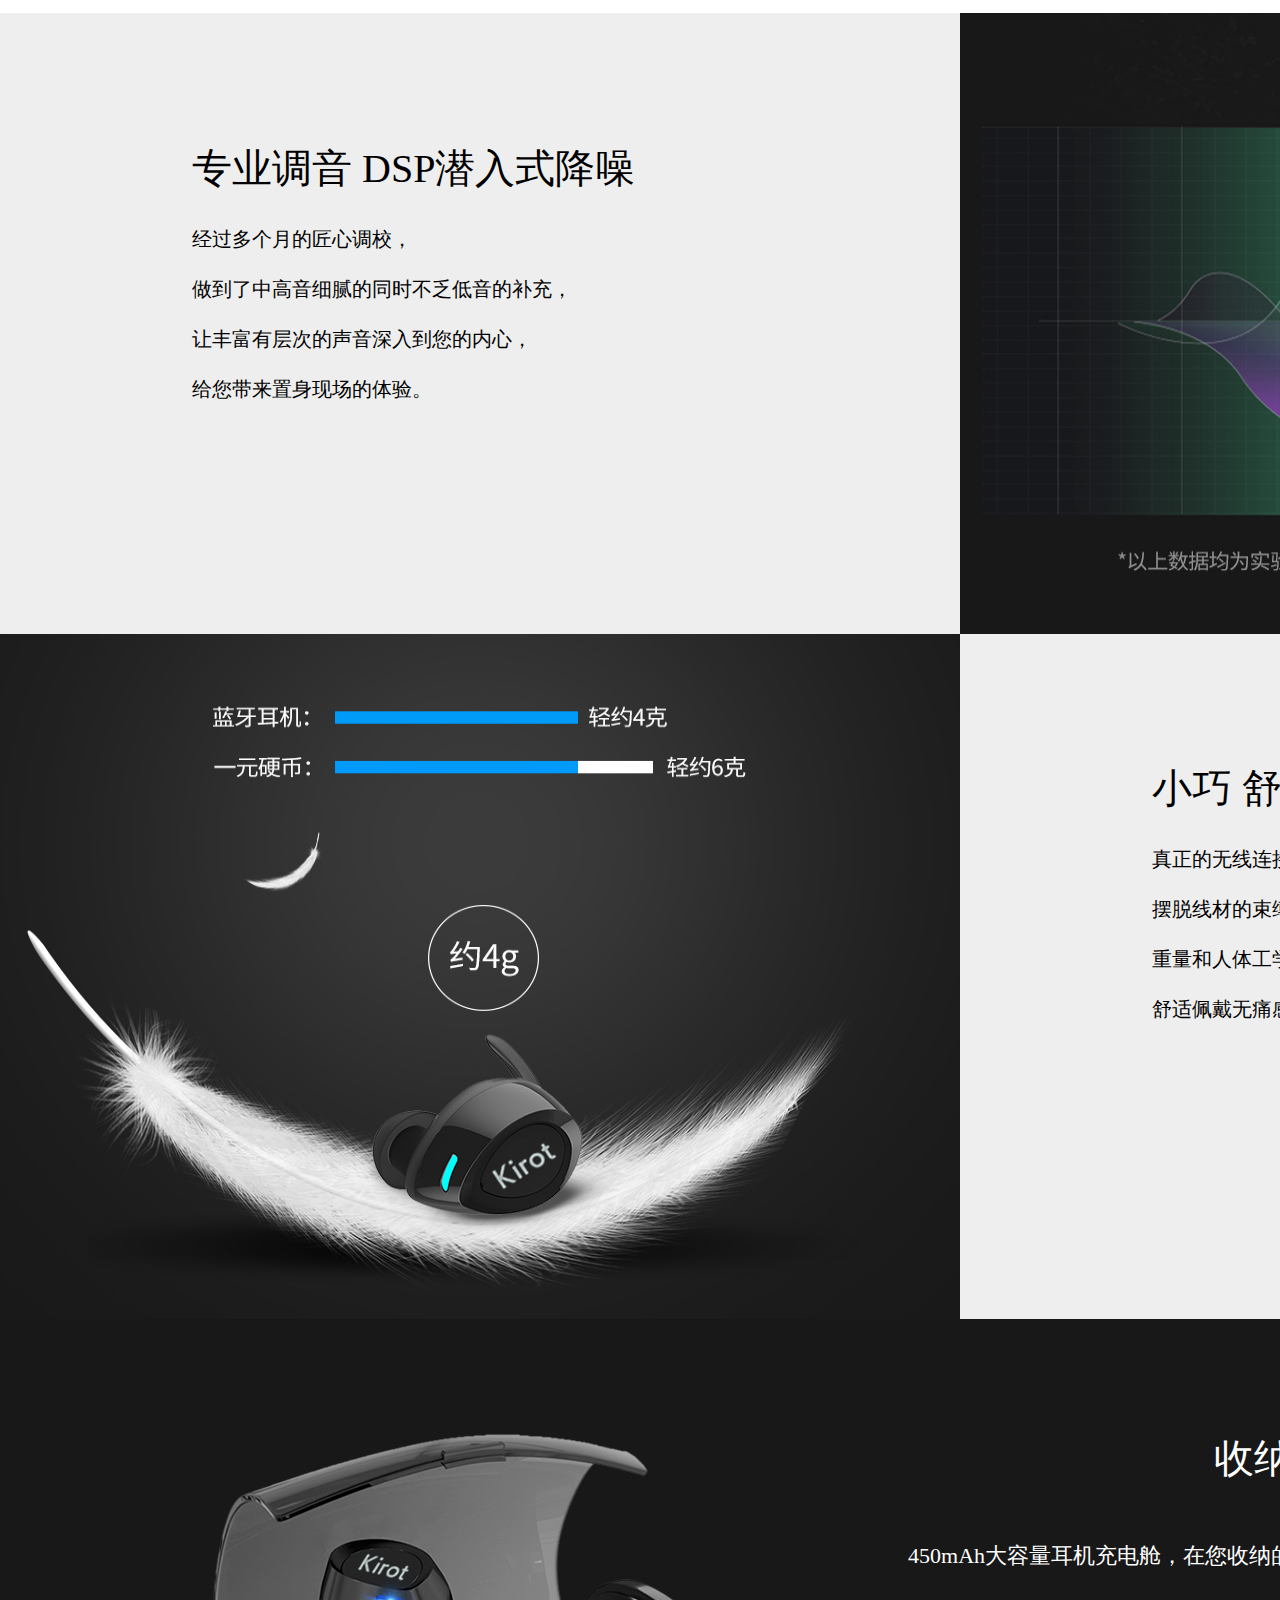
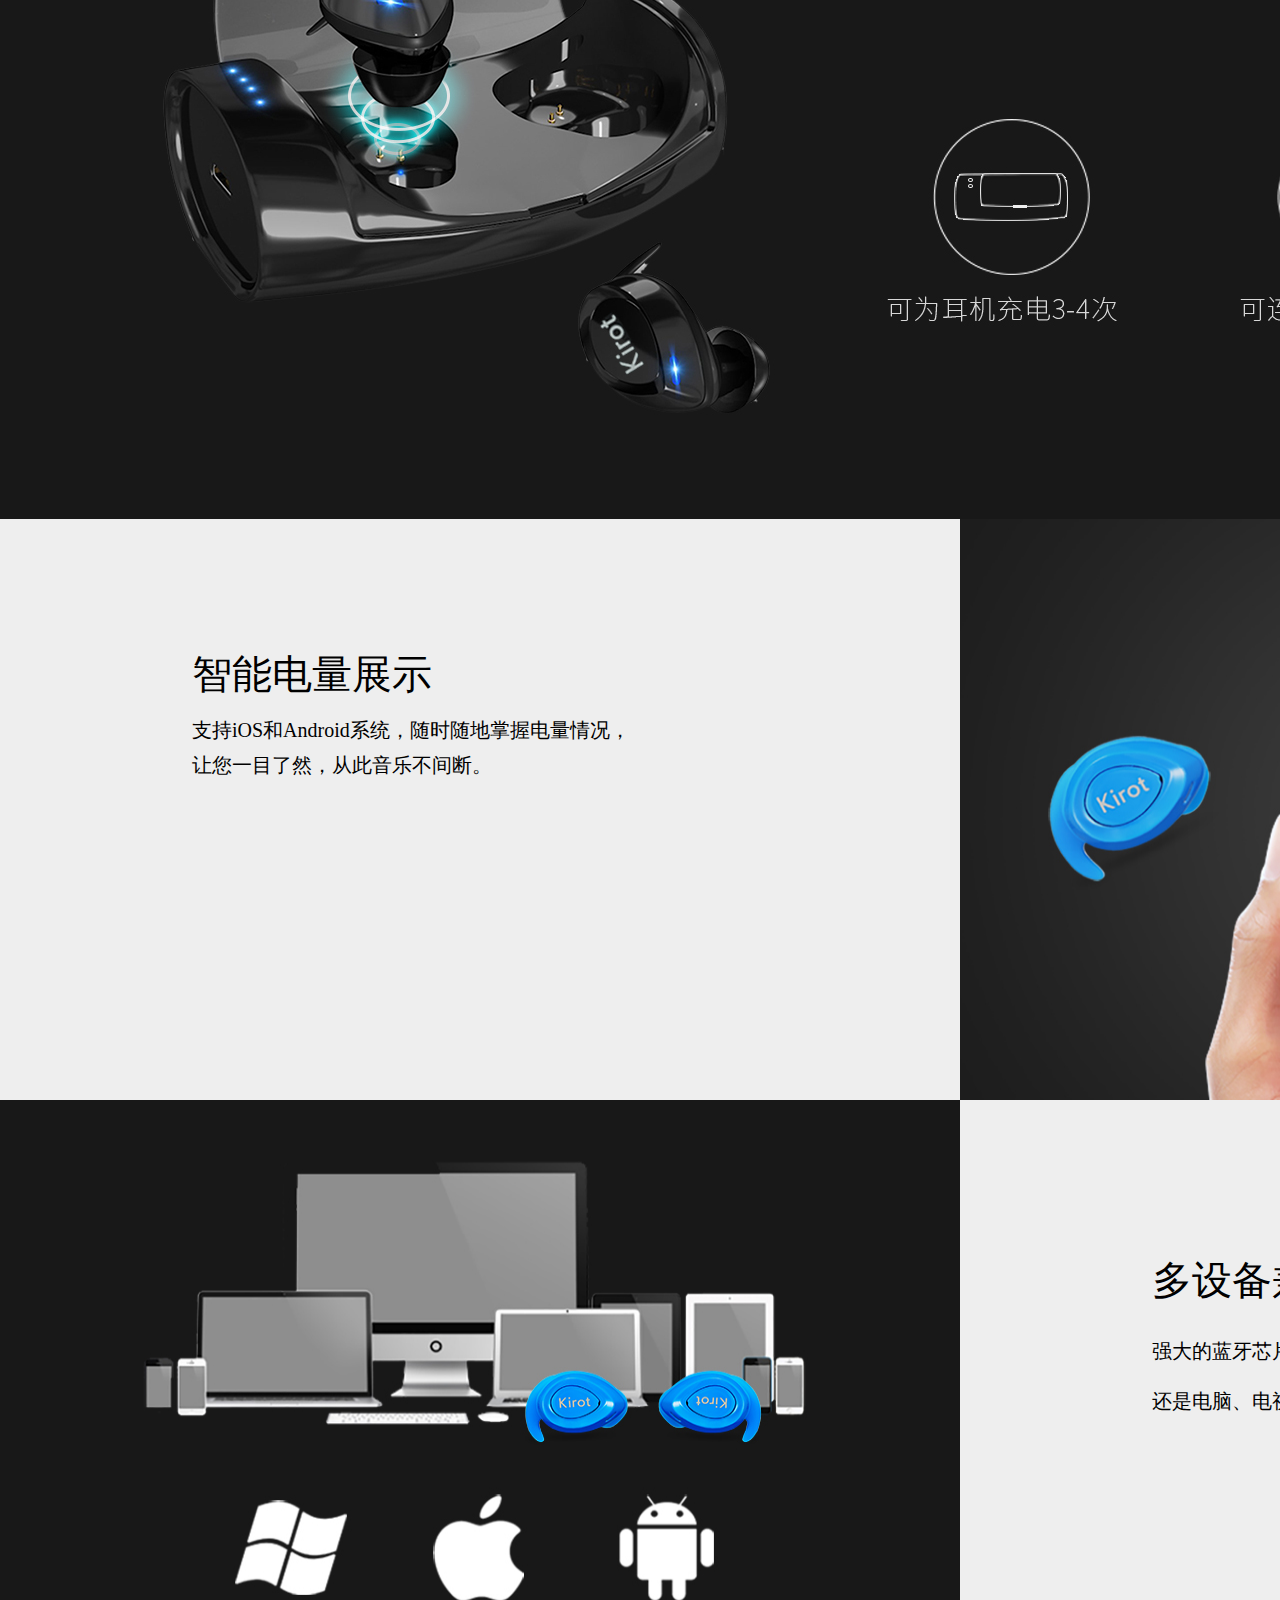
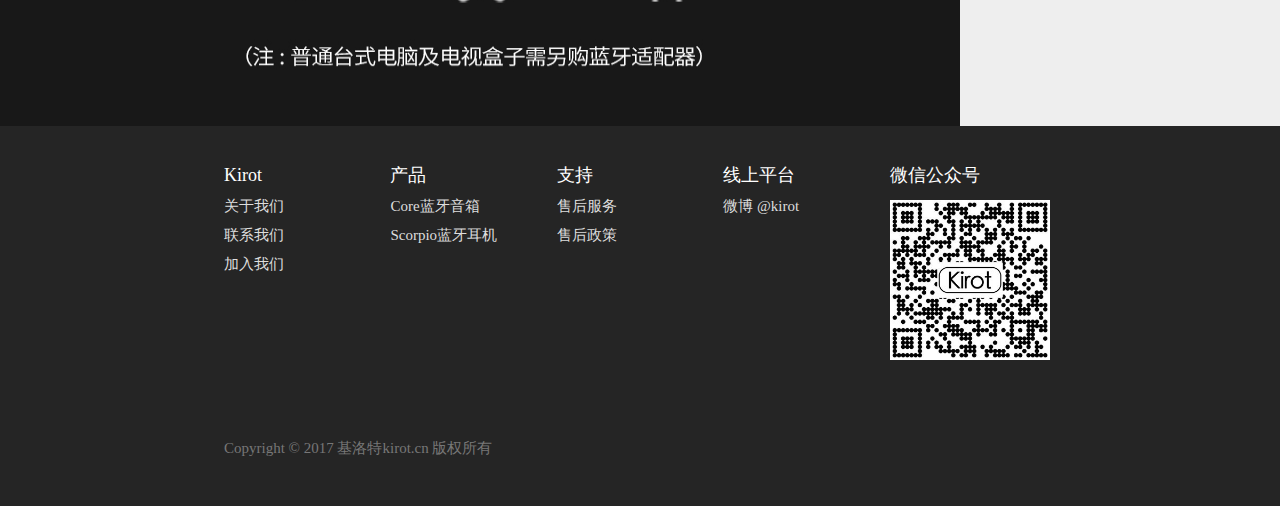
<file: scorpio.html>
<!DOCTYPE html>
<html lang="zh">
<head>
	<meta charset="UTF-8">
	<meta name="viewport" content="initial-scale=1,maximum-scale=1,minimum-scale=1,user-scalable=no">
	<meta name="description" content="">
	<meta name="keywords" content="">
	<meta name="copyright" content="Copyright (C) 2017 Kirot All Rights Reserved">
	<title>Kirot | Scorpio蓝牙耳机 [官网]</title>
	<link href="css/swiper-4.1.6.min.css" rel="stylesheet">
	<link href="css/video-js.min.css" rel="stylesheet">
	<link href="css/scorpio.css" rel="stylesheet">
</head>

<body>

	<header class="hd">
		<section class="bar">
			<div class="grid">
				<a href="/" class="logo">
					<img src="img/logo.png" />
				</a>

				<nav class="nav">
					<ul>
						<li><a href="index.html" class="link">Core蓝牙音箱</a></li>
   					<li><a href="scorpio.html" class="link">Scorpio蓝牙耳机</a></li>
						<li><a href="support.html" class="link">售后</a></li>
						<li><a href="aboutus.html" class="link">关于</a></li>
					</ul>
				</nav>
			</div>
			<div class="buy">
				<span>Scorpio 真无线蓝牙耳机</span>
				<a href="https://item.jd.com/34436460941.html">立即购买</a>
			</div>
		</section>
		
	</header>

	<section class="bd">
		<div class="item-one">
			<h2 class="f1">Scorpio 真无线蓝牙耳机</h2>
			<p class="f2">TWS蓝牙5.0运动防水耳机</p>
			<p class="f3">自带电源收纳舱 | IPX7级防水 | iOS安卓多设备适用</p>
			<a href="https://item.jd.com/34436460941.html">299元起</a>
		</div>
		<div class="item-two">
			<h2>智能蓝牙5.0芯片 低功耗 长续航</h2>
			<p>采用新一代蓝牙5.0芯片，有着更快的传输速度和更稳定的传输信号。其低功耗长续航的特点，能给您带来更完整的听觉盛宴。</p>
		</div>
		<div class="item-three">
			<h2>好音质 看得见</h2>
			<p>6mm金属腔体喇叭，石墨烯振膜，确保音乐传输过程中高保真的同时又不失立体音效</p>
		</div>
		<div class="item-four">
			<h2>玩游戏 无卡顿 低延时</h2>
			<!--<p class="f5">（Absolute Bass Technology）</p>-->
			<p>高速的信号传输，无论您在吃鸡战场还是王者峡谷，都能感受到丰富的声效细节，让您声临其境勇夺胜利。</p>
		</div>
		<div class="item-six">
			<h2>IPX7级防水 防汗 防尘 运动佩戴</h2>
			<!--<p class="f5">（Absolute Bass Technology）</p>-->
			<p>耳机本体采用IPX7级防水，不论大汗淋漓的运动或是自由自在的水中畅游，都能给您带来如常的聆听盛宴。</p>
		</div>
		<div class="item-five">
			<h2 class="f7">多场景使用，随时随地享受音乐</h2>
			<p class="f3">无论是居家做饭还是户外运动无线无束缚的佩戴，都能让您随时享受音乐不间断。</p>

			<div class="swiper-container">
			    <div class="swiper-wrapper">
			    	<img src="img/2img5_1.jpg" class="swiper-slide">
			    	<img src="img/2img5_2.jpg" class="swiper-slide">
			    	<img src="img/2img5_3.jpg" class="swiper-slide">
			    	<img src="img/2img5_4.jpg" class="swiper-slide">
			    	<img src="img/2img5_5.jpg" class="swiper-slide">
			        <!--div class="swiper-slide">Slide 1</div>
			        <div class="swiper-slide">Slide 2</div>
			        <div class="swiper-slide">Slide 3</div-->
			    </div>
			    <!-- 如果需要分页器 -->
			    <div class="swiper-pagination"></div>
			    
			    <!-- 如果需要导航按钮 -->
			    <div class="swiper-button-prev"></div>
			    <div class="swiper-button-next"></div>

			</div>

		</div>
		
		<div class="item-seven">
			<h2 class="f6">专业调音 DSP潜入式降噪</h2>
			<p class="f3">经过多个月的匠心调校，</p>
			<p class="f3">做到了中高音细腻的同时不乏低音的补充，</p>
			<p class="f3">让丰富有层次的声音深入到您的内心，</p>
			<p class="f3">给您带来置身现场的体验。</p>
		</div>
		<div class="item-eight">
			<h2 class="f6">小巧 舒适 自由无线不束缚</h2>
			<p class="f3">真正的无线连接方式仅4g的机身，</p>
			<p class="f3">摆脱线材的束缚，</p>
			<p class="f3">重量和人体工学设计的耳帽耳挂，</p>
			<p class="f3">舒适佩戴无痛感。</p>
		</div>
		<div class="item-night">
			<h2>收纳充电一体化</h2>
			<p>450mAh大容量耳机充电舱，在您收纳的同时自动为耳机充电，给您长达70小时的持续续航。</p>
		</div>
		<div class="item-ten">
			<h2 class="f6">智能电量展示</h2>
			<p class="f3">支持iOS和Android系统，随时随地掌握电量情况，</p>
			<p class="f3">让您一目了然，从此音乐不间断。</p>
		</div>
		<div class="item-eleven">
			<h2 class="f6">多设备兼容 有蓝牙就能用</h2>
			<p class="f3">强大的蓝牙芯片，兼容市面上各品牌设备。无论手机、平板，</p>
			<p class="f3">还是电脑、电视，有蓝牙就能进行匹配连接。</p>
		</div>

	</section>

	<footer class="footer">
		<section class="grid">
			<div class="ft-main">
				<div class="col">
					<h3>Kirot</h3>
					<ul>
						<li class="row"><a href="aboutus.html">关于我们</a></li>
						<li class="row"><a href="contactus.html">联系我们</a></li>
						<li class="row"><a href="mailto:kirot@kirot.cn">加入我们</a></li>
					</ul>
				</div>
				<div class="col">
					<h3>产品</h3>
					<ul>
						<li class="row"><a href="index.html">Core蓝牙音箱</a></li>
						<li class="row"><a href="scorpio.html">Scorpio蓝牙耳机</a></li>
					</ul>
				</div>
				<div class="col">
					<h3>支持</h3>
					<ul>
						<li class="row"><a href="support.html">售后服务</a></li>
						<li class="row"><a href="support.html">售后政策</a></li>
					</ul>
				</div>
				<div class="col">
					<h3>线上平台</h3>
					<ul>
						<li class="row">微博 <a href="https://weibo.com/Kirot" class="icon" target="_blank">@kirot</a></li>
					</ul>
				</div>
				<div class="col">
					<h3>微信公众号</h3>
					<img src="img/wechat.jpg" class="wechat" />
				</div>
				<div class="clearfix"></div>
			</div>

			<div class="ft-end">
				<a class="copyright">Copyright © 2017 基洛特kirot.cn 版权所有</a>
				<span class="icp xs-hide">
					<a href="" target="_blank"></a>
				</span>
			</div>
		</section>
	</footer>

	<img src="img/icon_top.png" class="goTop" />
</body>
<script src="js/swiper-4.1.6.min.js"></script>
<script>  
	var isMobile = !!navigator.userAgent.match(/android|webos|ip(hone|od)|opera (mini|mobi|tablet)|iemobile|windows.+(phone|touch)|fennec|kindle (Fire)|Silk|maemo|blackberry|playbook|bb10\; (touch|kbd)|Symbian(OS)|Ubuntu Touch/i);

    if (isMobile) {
		location.href = './mobile/scorpio.html';
	}
  	var mySwiper = new Swiper ('.swiper-container', {
    	//direction: 'vertical',
	    loop: true,
	    autoplay: {
        delay: 5000,
        stopOnLastSlide: false,
        disableOnInteraction: true,
      },
		  speed: 500,

	    // 如果需要前进后退按钮
	    navigation: {
	      nextEl: '.swiper-button-next',
	      prevEl: '.swiper-button-prev',
	    },
	    
	  })        
</script>
  
<script src="js/index.js"></script> 

</html>
</file>
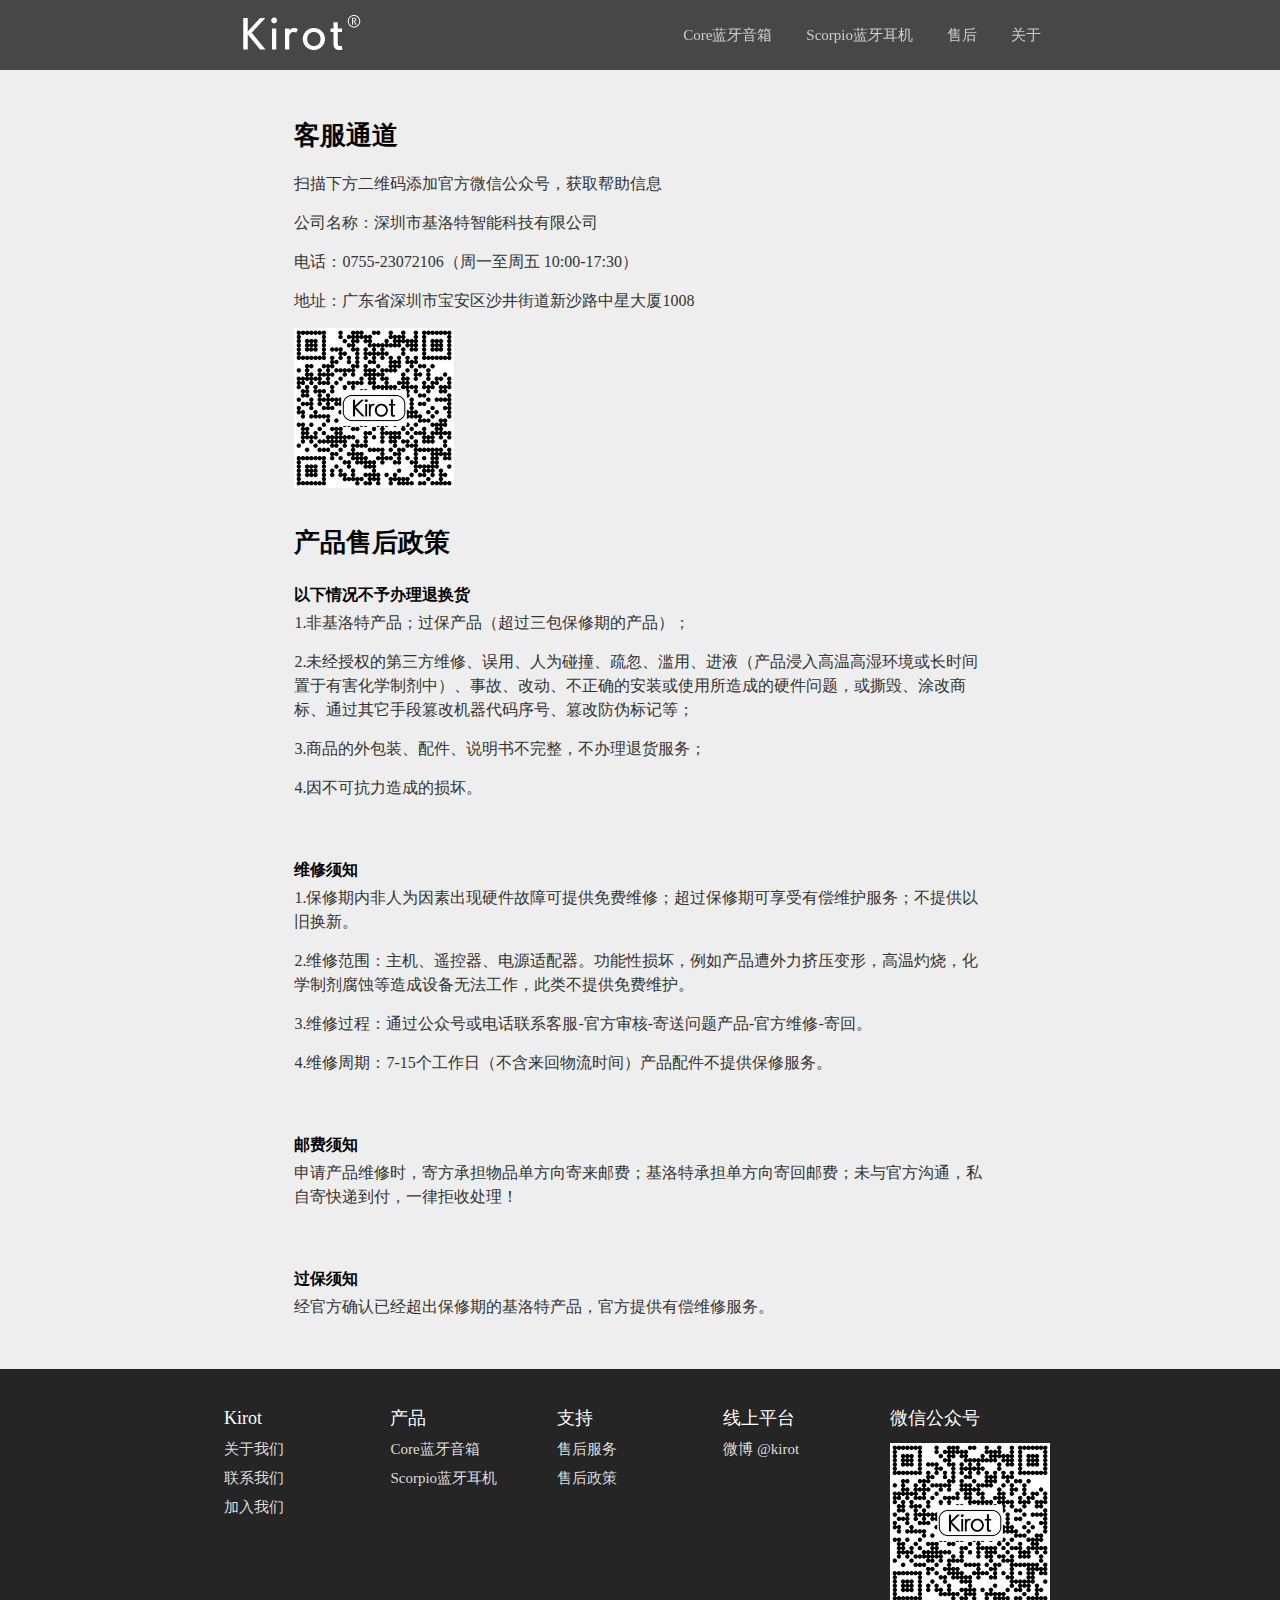
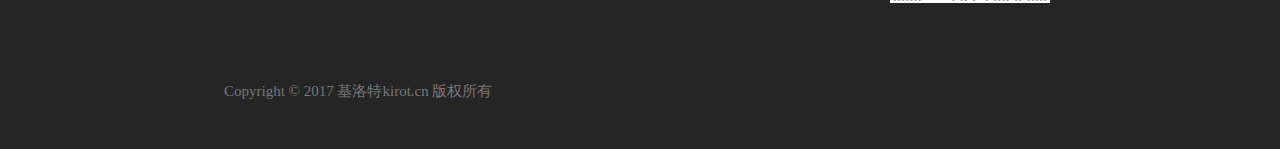
<file: support.html>
<!DOCTYPE html>
<html lang="zh">
<head>
	<meta charset="UTF-8">
	<meta name="viewport" content="initial-scale=1,maximum-scale=1,minimum-scale=1,user-scalable=no">
	<meta name="description" content="">
	<meta name="keywords" content="">
	<meta name="copyright" content="Copyright (C) 2017 Kirot All Rights Reserved">
	<title>售后服务</title>
	<link href="css/index.css" rel="stylesheet">
</head>

<body>

	<header class="hd">
		<section class="grid">
			<a href="/" class="logo">
				<img src="img/logo.png" />
			</a> 
			
			<nav class="nav">
					<ul>
						<li><a href="index.html" class="link">Core蓝牙音箱</a></li>
   					<li><a href="scorpio.html" class="link">Scorpio蓝牙耳机</a></li>
						<li><a href="support.html" class="link">售后</a></li>
						<li><a href="aboutus.html" class="link">关于</a></li>
					</ul>
			</nav>
		</section>
	</header>
	<section class="bd">
		<div class="support-content">
			<article class="page-post">
				<h2>客服通道</h2> 
				<p>扫描下方二维码添加官方微信公众号，获取帮助信息</p> 
				<p>公司名称：深圳市基洛特智能科技有限公司</p> 
				<p>电话：0755-23072106（周一至周五 10:00-17:30）</p>
				<p>地址：广东省深圳市宝安区沙井街道新沙路中星大厦1008</p>
				<img src="img/wechat.jpg" class="wechat" />
				<p>&nbsp;</p>

				<h2>产品售后政策</h2>
				<strong>以下情况不予办理退换货</strong>
				<p>1.非基洛特产品；过保产品（超过三包保修期的产品）；</p> 
				<p>2.未经授权的第三方维修、误用、人为碰撞、疏忽、滥用、进液（产品浸入高温高湿环境或长时间置于有害化学制剂中）、事故、改动、不正确的安装或使用所造成的硬件问题，或撕毁、涂改商标、通过其它手段篡改机器代码序号、篡改防伪标记等；</p> 
				<p>3.商品的外包装、配件、说明书不完整，不办理退货服务；</p>
				<p>4.因不可抗力造成的损坏。</p>

				<p>&nbsp;</p> 
				<strong>维修须知</strong>
				<p>1.保修期内非人为因素出现硬件故障可提供免费维修；超过保修期可享受有偿维护服务；不提供以旧换新。</p>
				<p>2.维修范围：主机、遥控器、电源适配器。功能性损坏，例如产品遭外力挤压变形，高温灼烧，化学制剂腐蚀等造成设备无法工作，此类不提供免费维护。</p>
				<p>3.维修过程：通过公众号或电话联系客服-官方审核-寄送问题产品-官方维修-寄回。</p>
				<p>4.维修周期：7-15个工作日（不含来回物流时间）产品配件不提供保修服务。</p>
				<p>&nbsp;</p>
				<strong>邮费须知</strong>
				<p>申请产品维修时，寄方承担物品单方向寄来邮费；基洛特承担单方向寄回邮费；未与官方沟通，私自寄快递到付，一律拒收处理！</p>

				<p>&nbsp;</p>
				<strong>过保须知</strong>
				<p>经官方确认已经超出保修期的基洛特产品，官方提供有偿维修服务。</p>
			</article>
		</div>

	</section>

	<footer class="footer">
		<section class="grid">
			<div class="ft-main">
				<div class="col">
					<h3>Kirot</h3>
					<ul>
						<li class="row"><a href="aboutus.html">关于我们</a></li>
						<li class="row"><a href="contactus.html">联系我们</a></li>
						<li class="row"><a href="mailto:kirot@kirot.cn">加入我们</a></li>
					</ul>
				</div>
				<div class="col">
					<h3>产品</h3>
					<ul>
						<li class="row"><a href="index.html">Core蓝牙音箱</a></li>
						<li class="row"><a href="scorpio.html">Scorpio蓝牙耳机</a></li>
					</ul>
				</div>
				<div class="col">
					<h3>支持</h3>
					<ul>
						<li class="row"><a href="support.html">售后服务</a></li>
						<li class="row"><a href="support.html">售后政策</a></li>
					</ul>
				</div>
				<div class="col">
					<h3>线上平台</h3>
					<ul>
						<li class="row">微博 <a href="https://weibo.com/Kirot" class="icon" target="_blank">@kirot</a></li>
					</ul>
				</div>
				<div class="col">
					<h3>微信公众号</h3>
					<img src="img/wechat.jpg" class="wechat" />
				</div>
				<div class="clearfix"></div>
			</div>

			<div class="ft-end">
				<a class="copyright">Copyright © 2017 基洛特kirot.cn 版权所有</a>  
				<span class="icp xs-hide">
					<a href="" target="_blank"></a>
				</span>
			</div>
		</section>
	</footer>
</body>

</html>
</file>
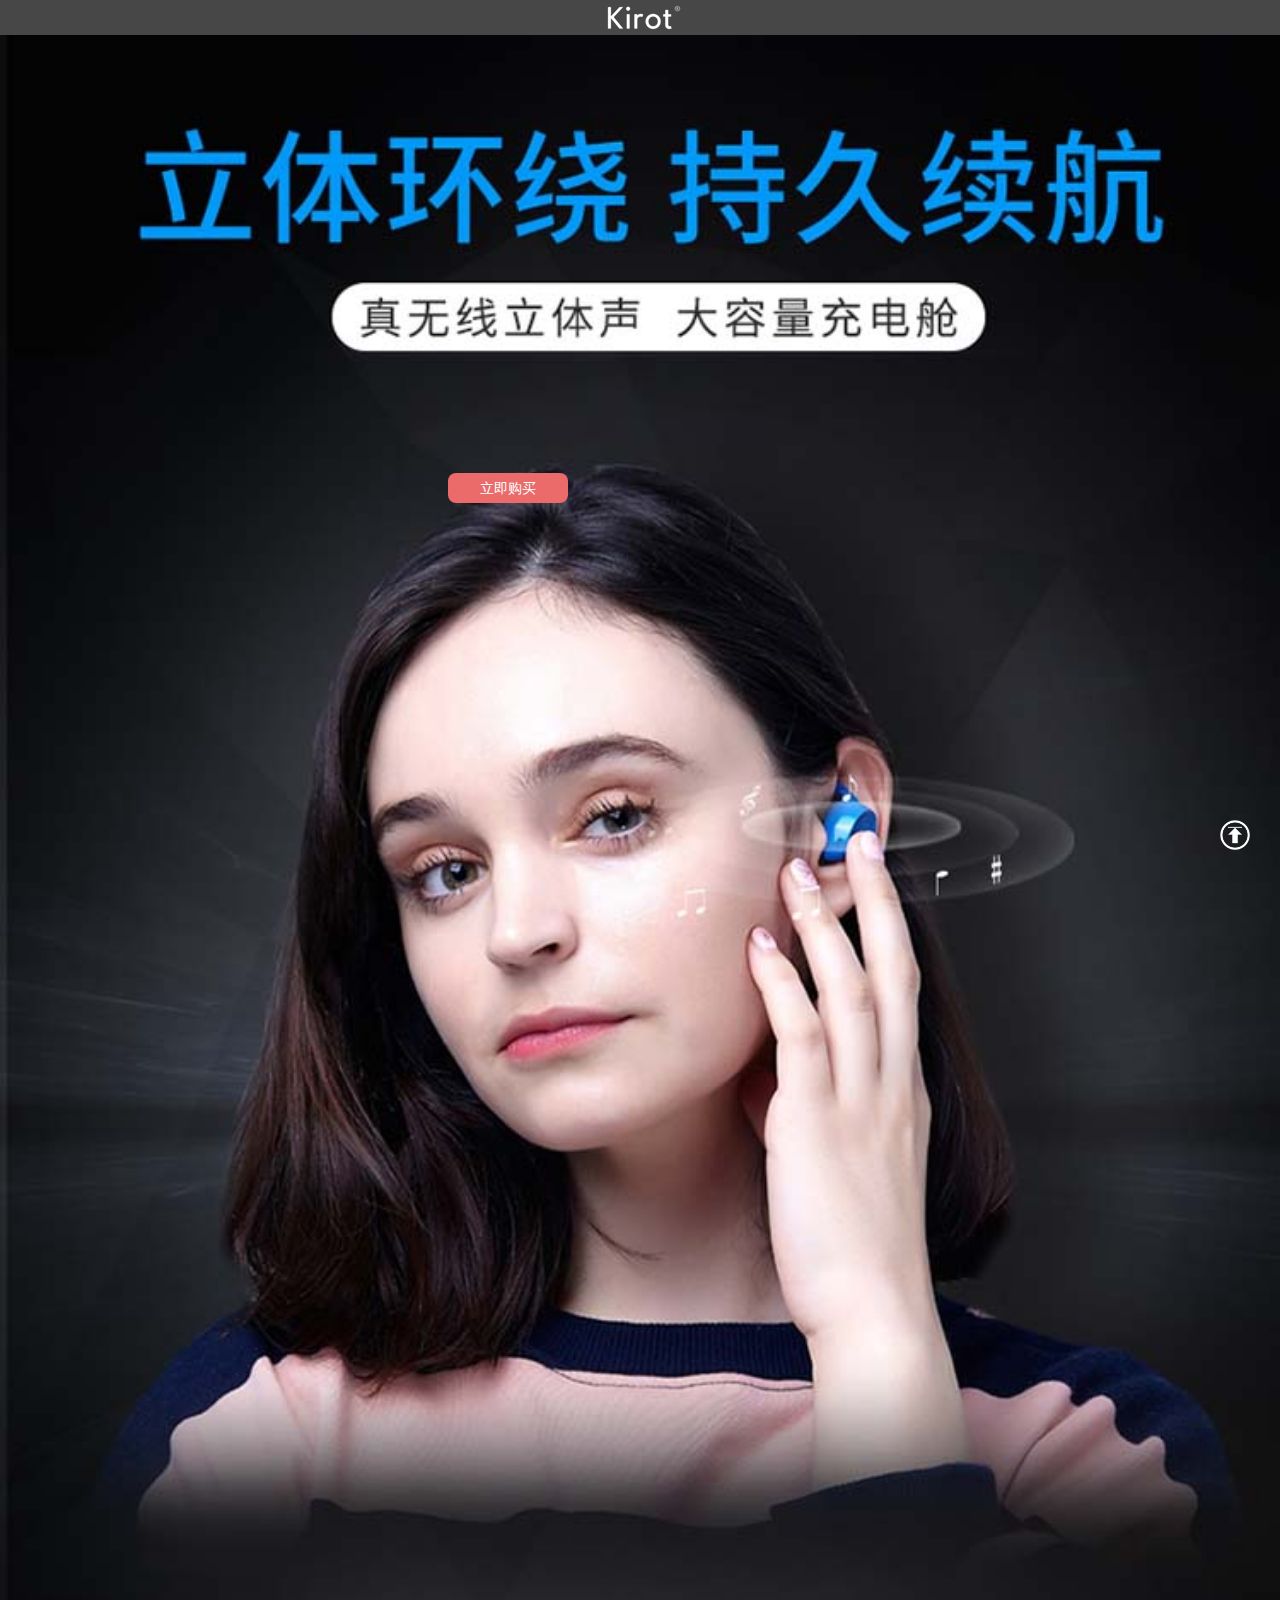
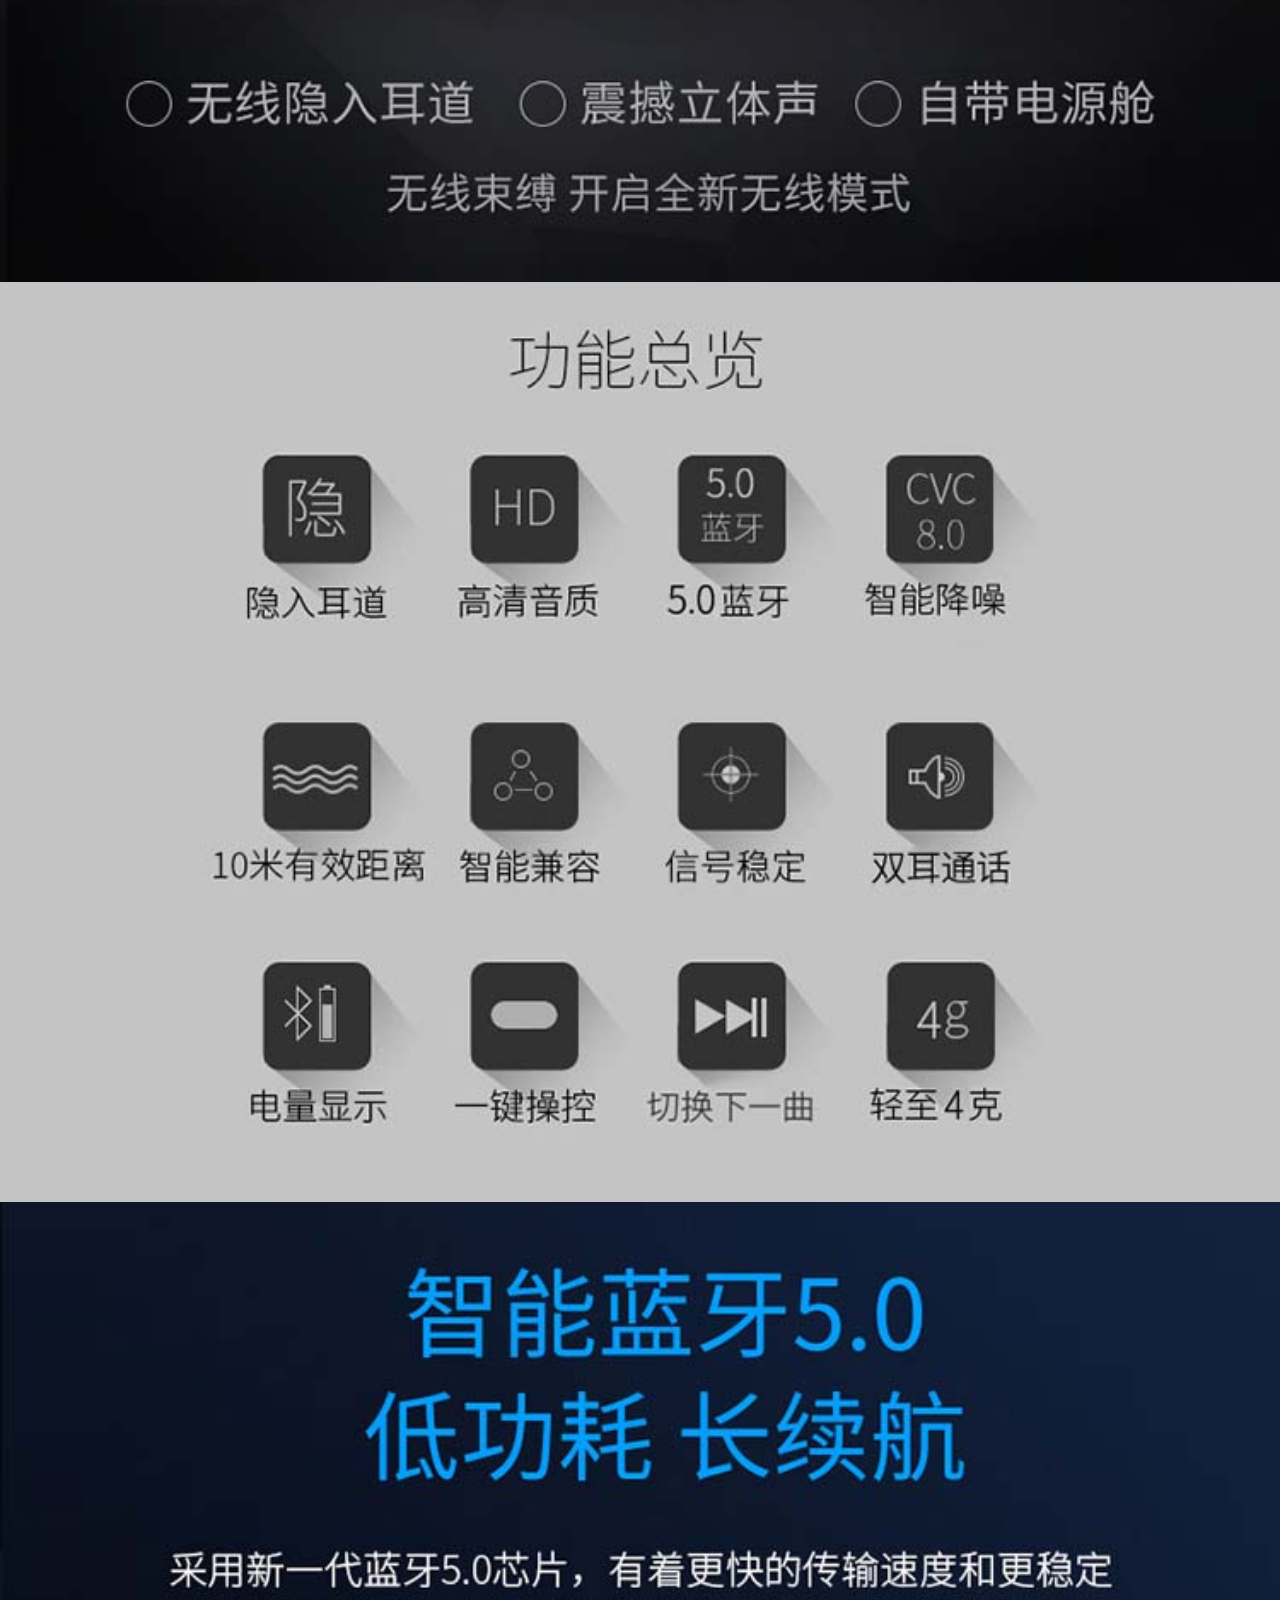
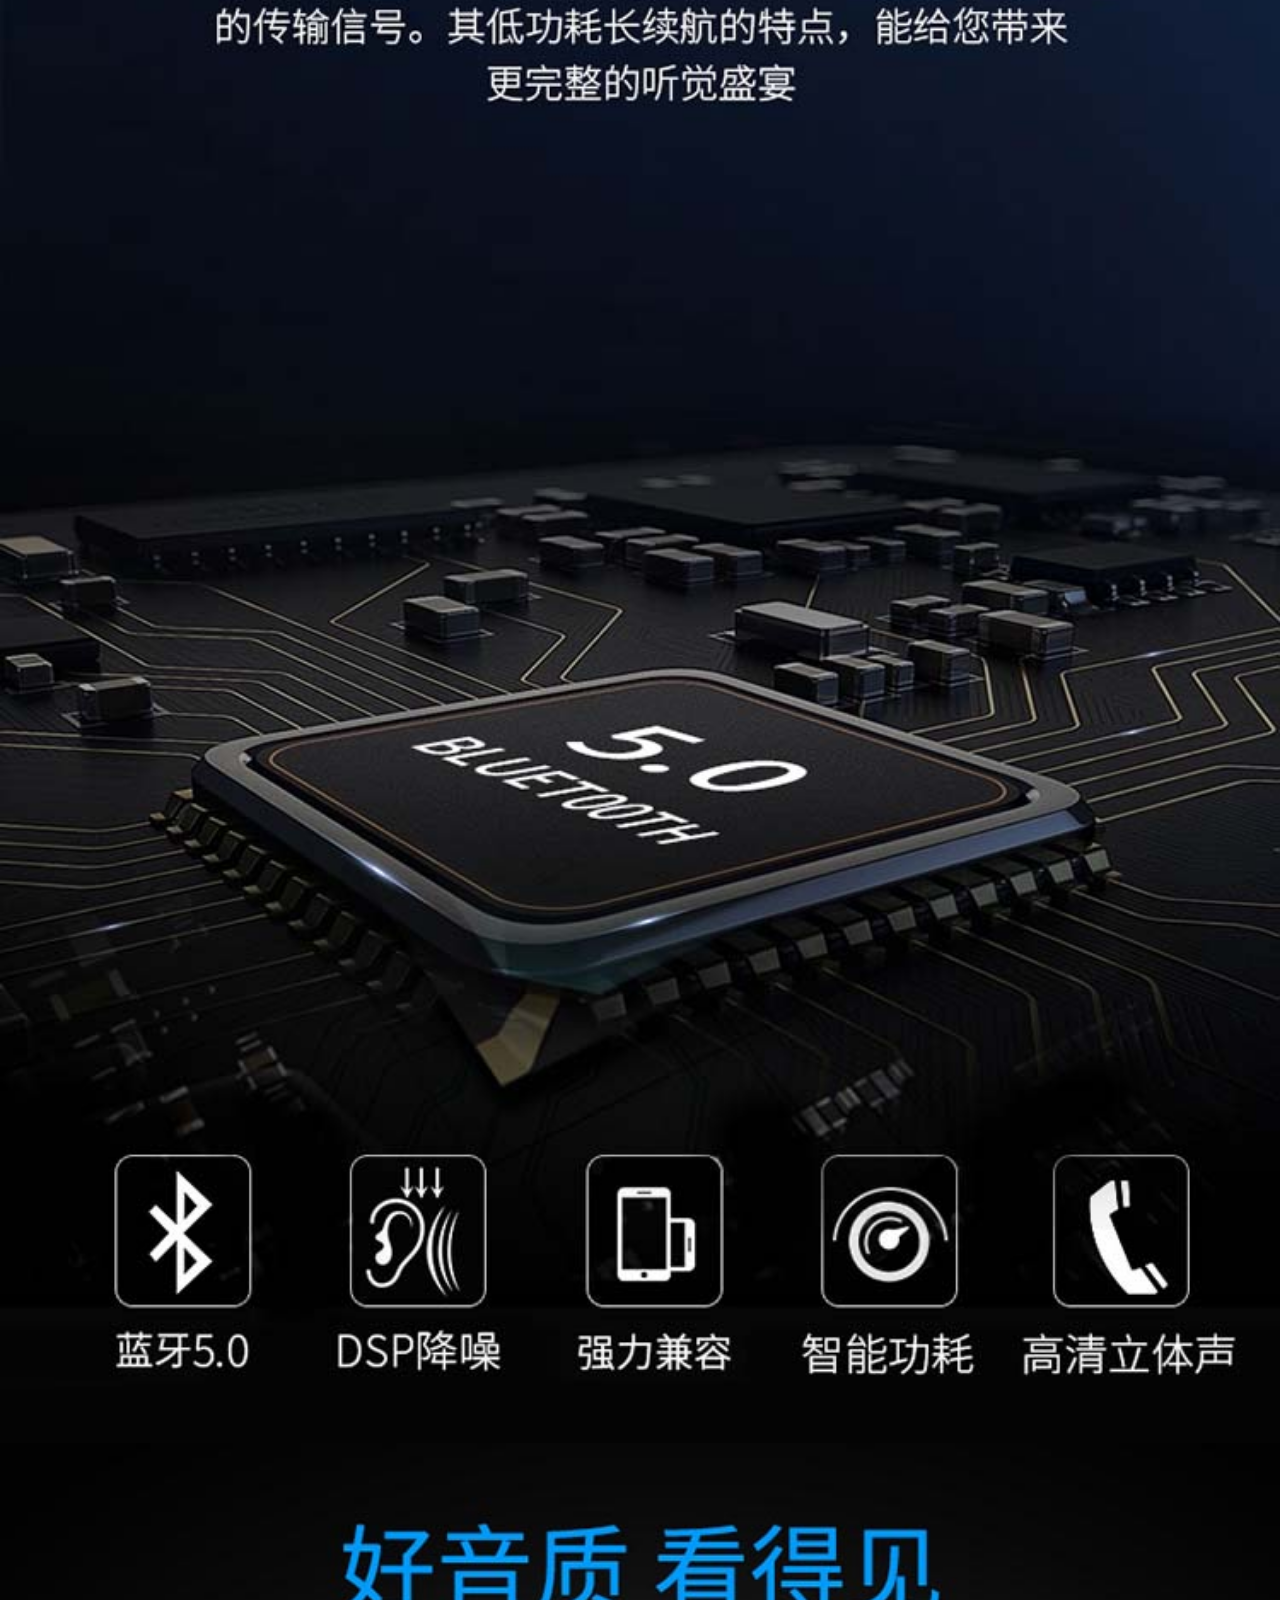
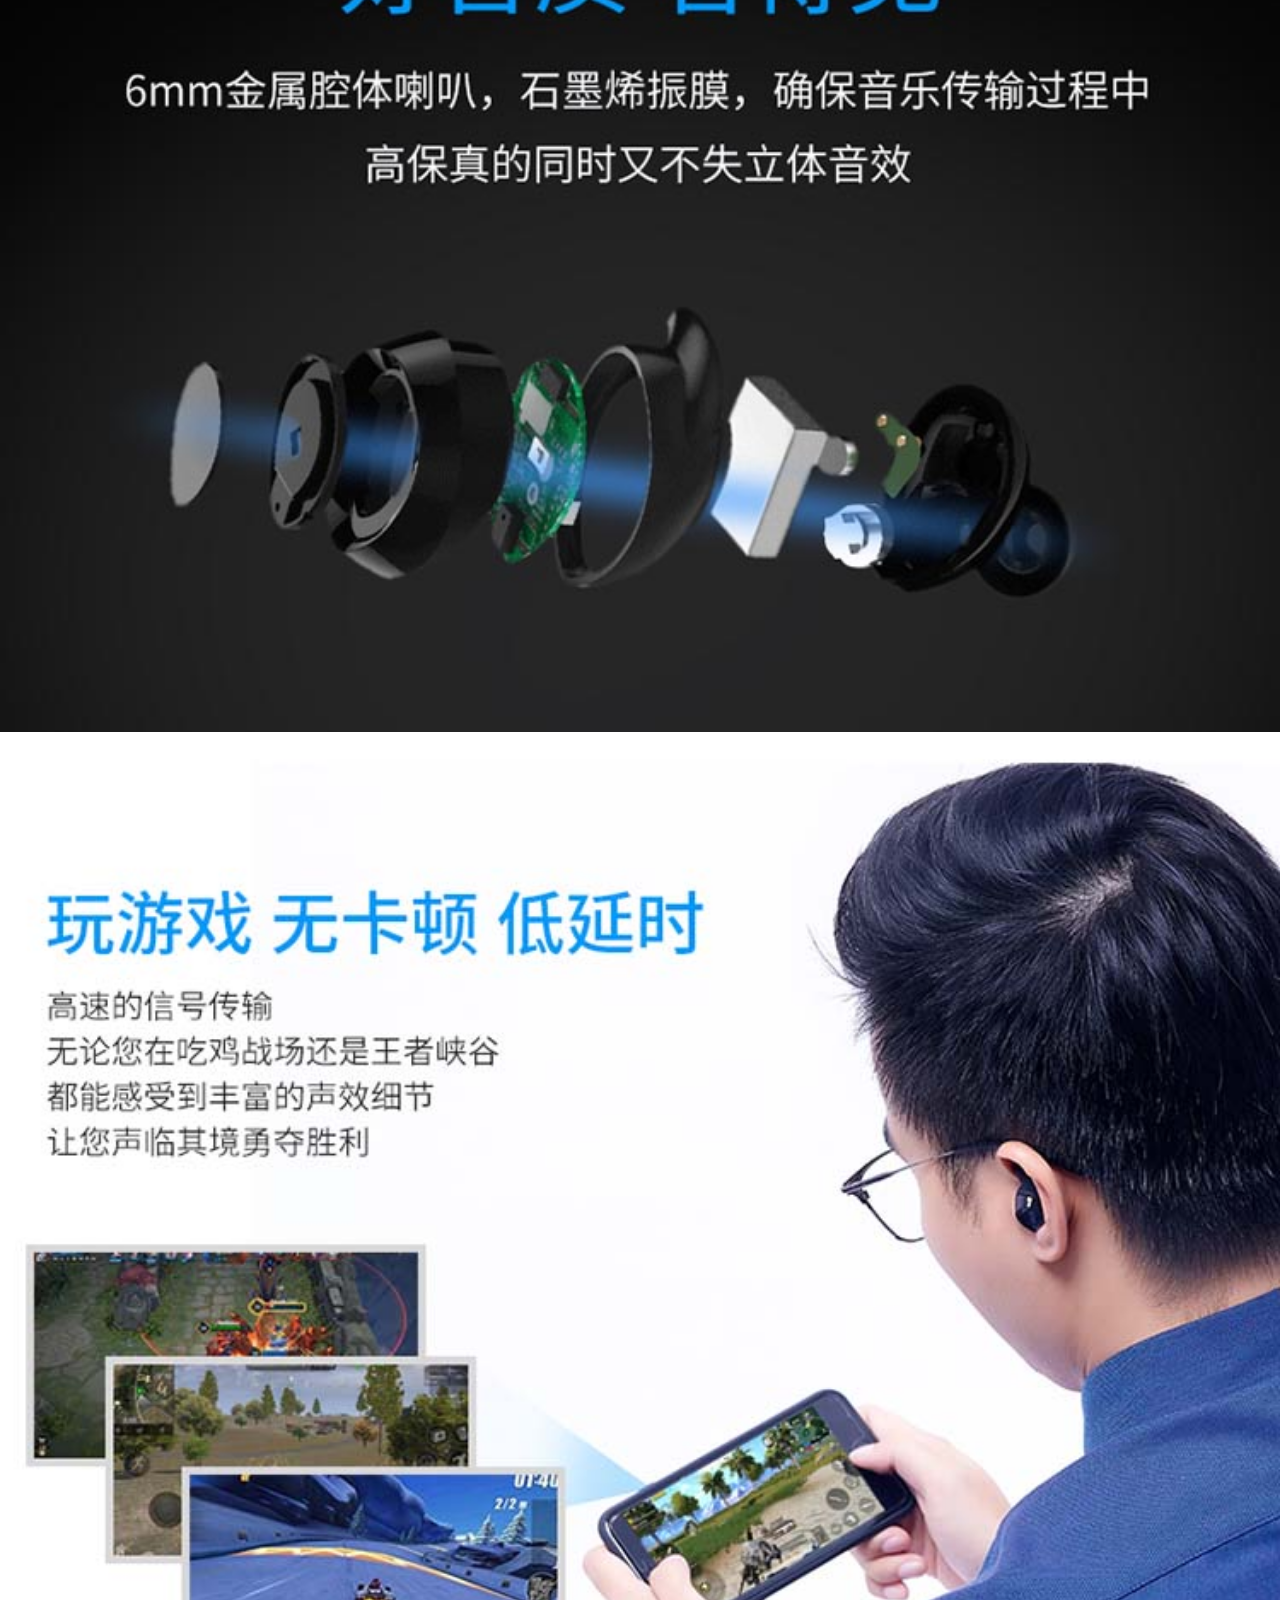
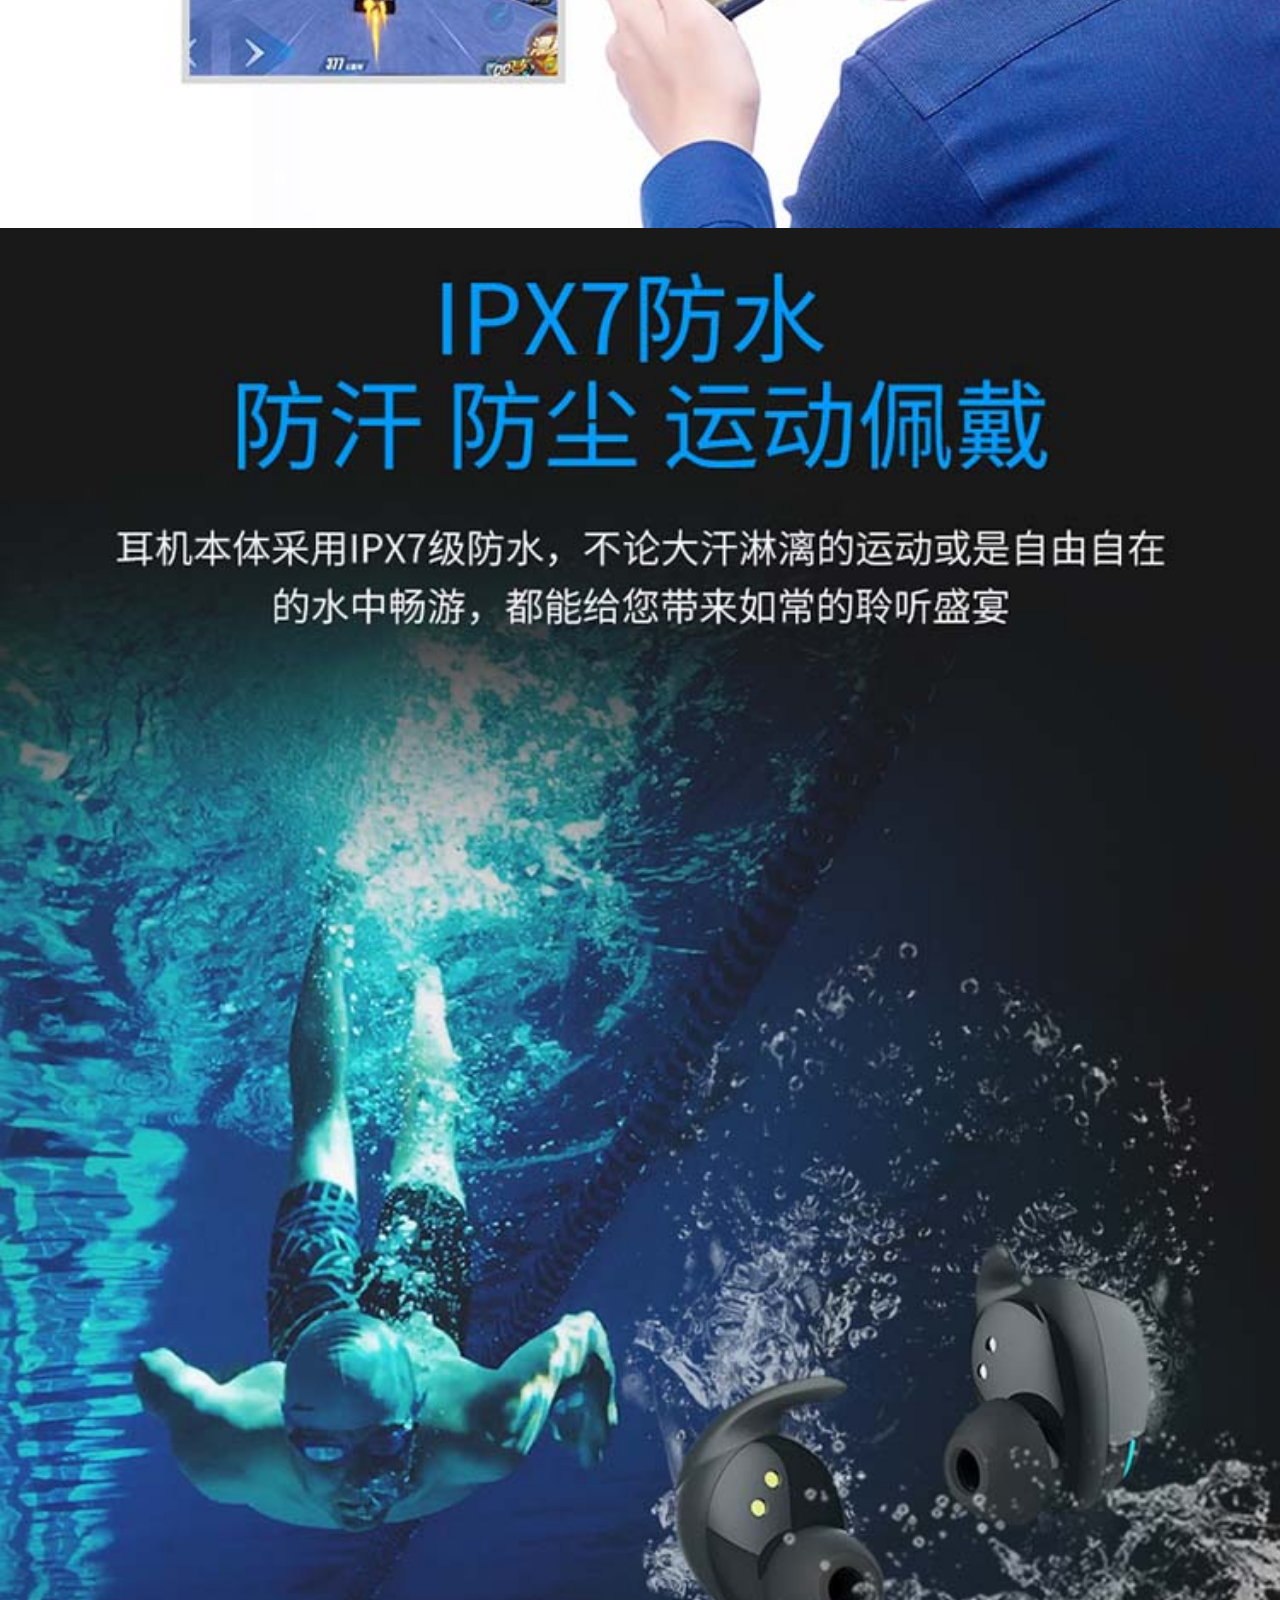
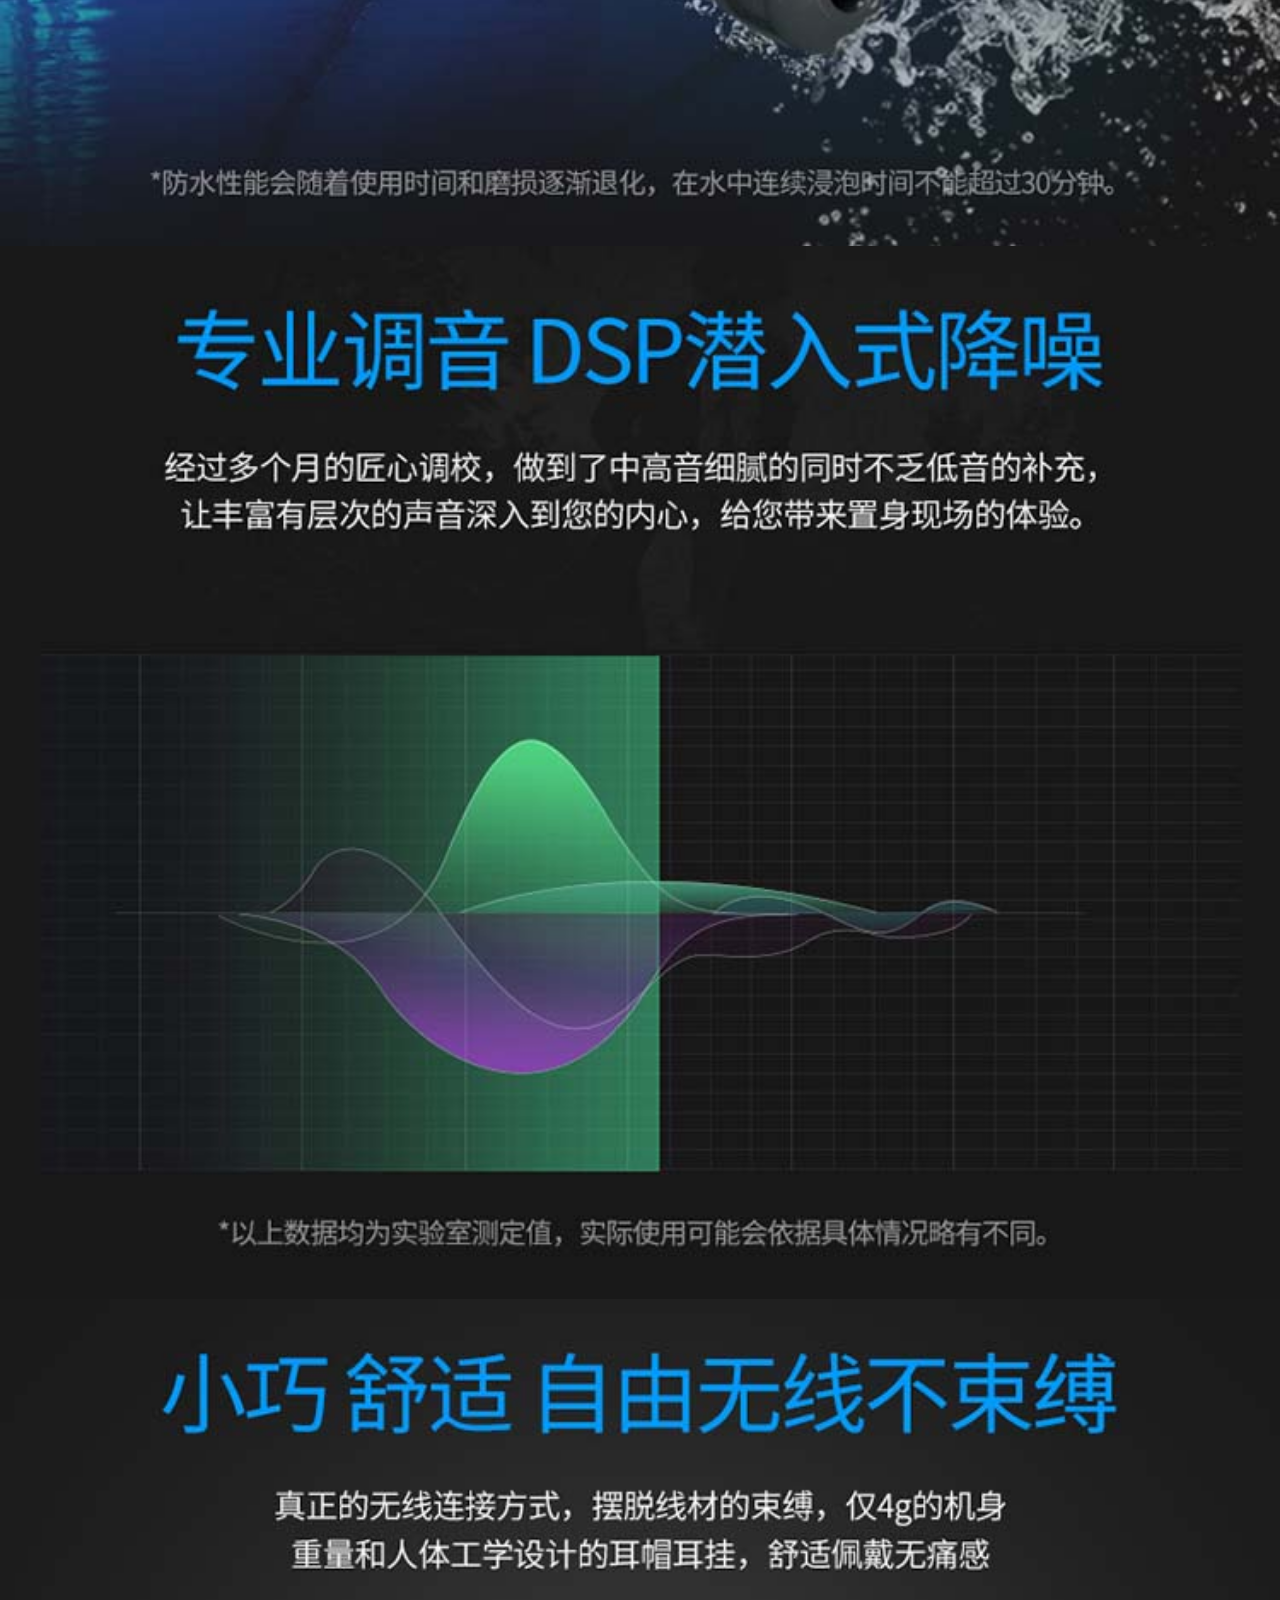
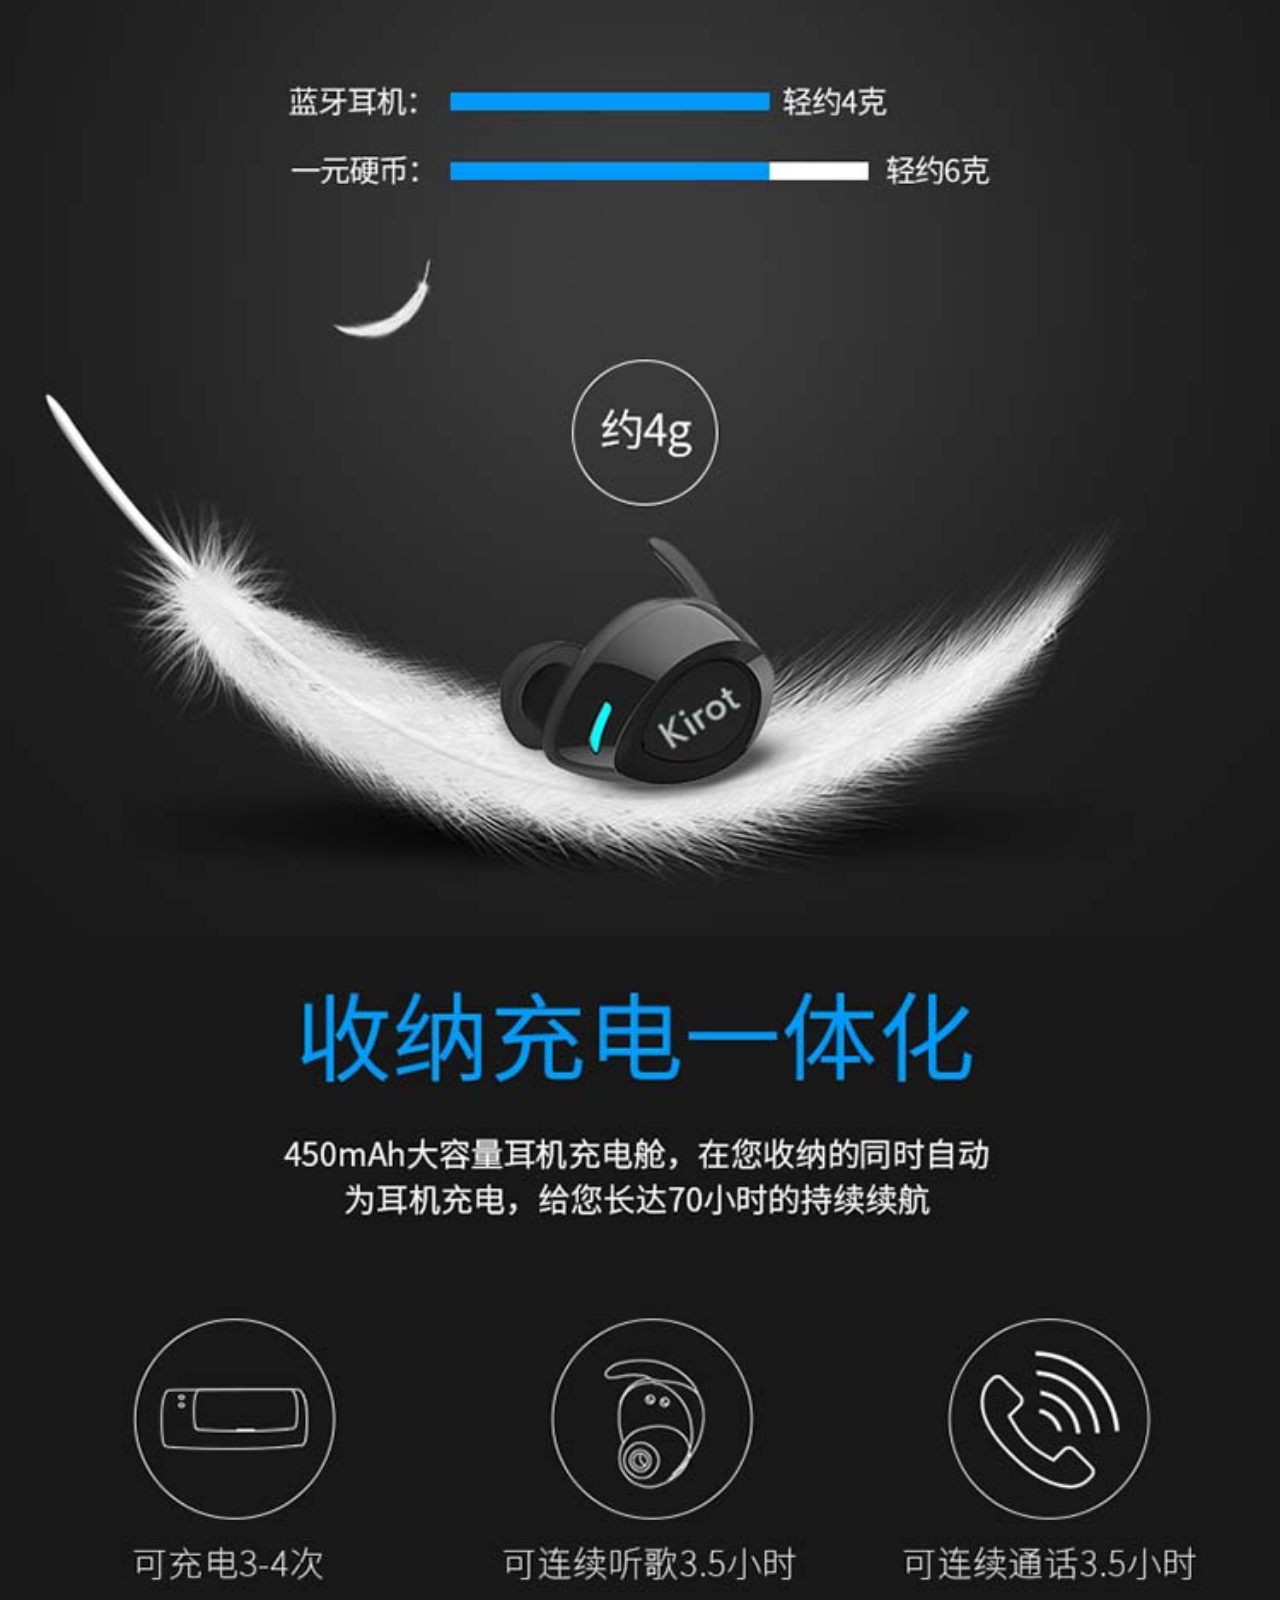
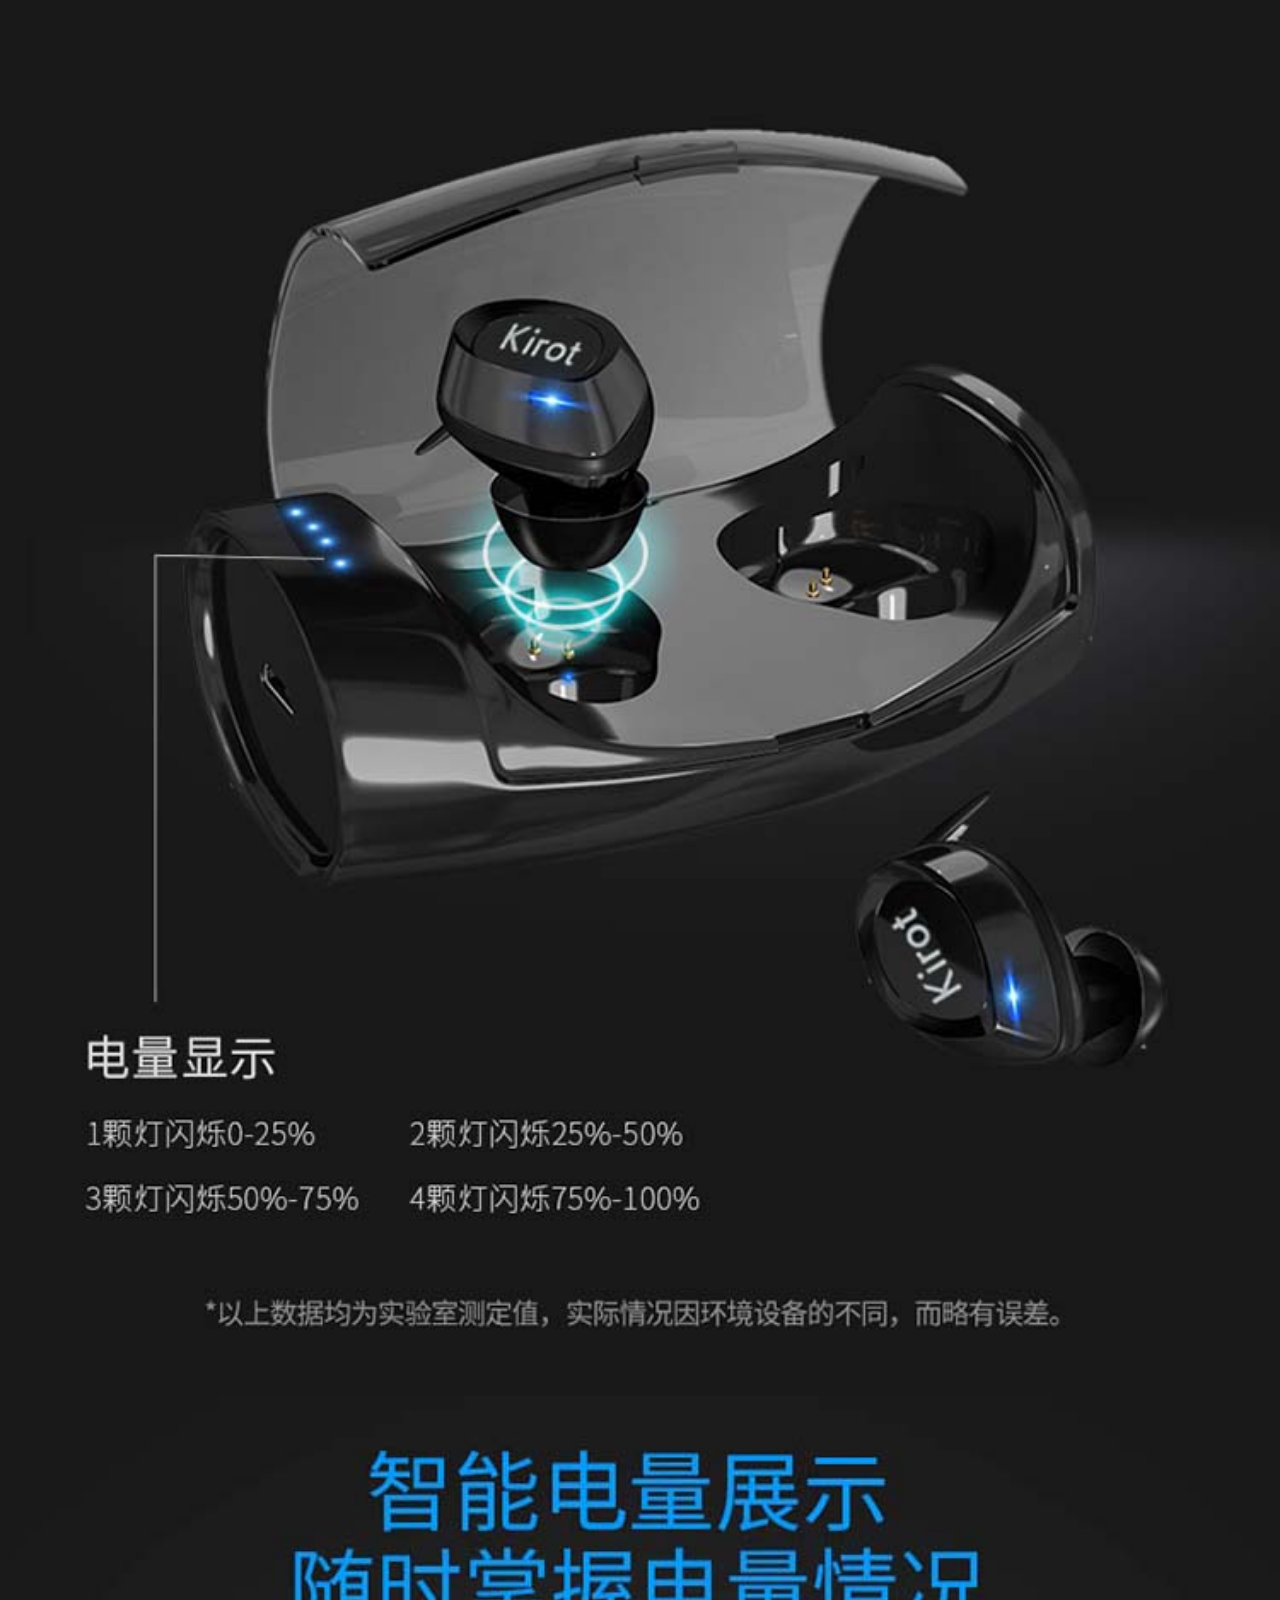
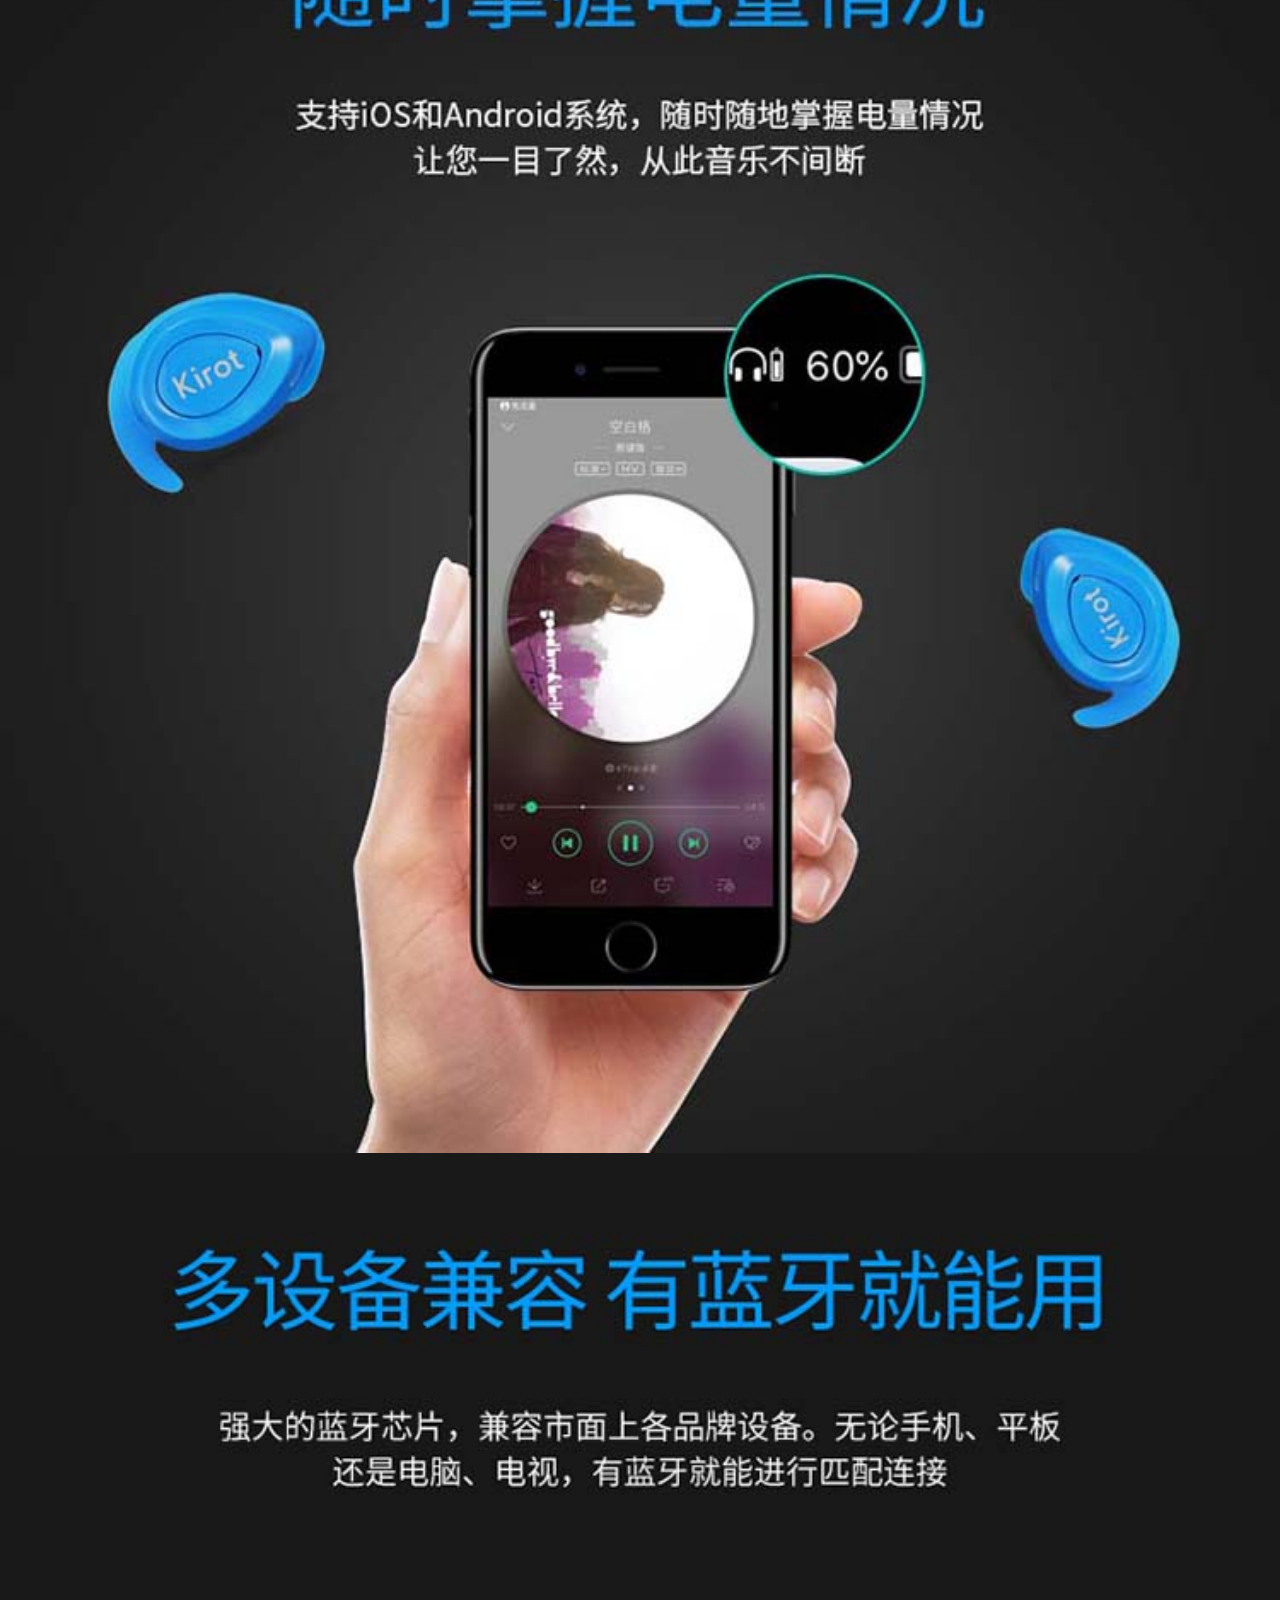
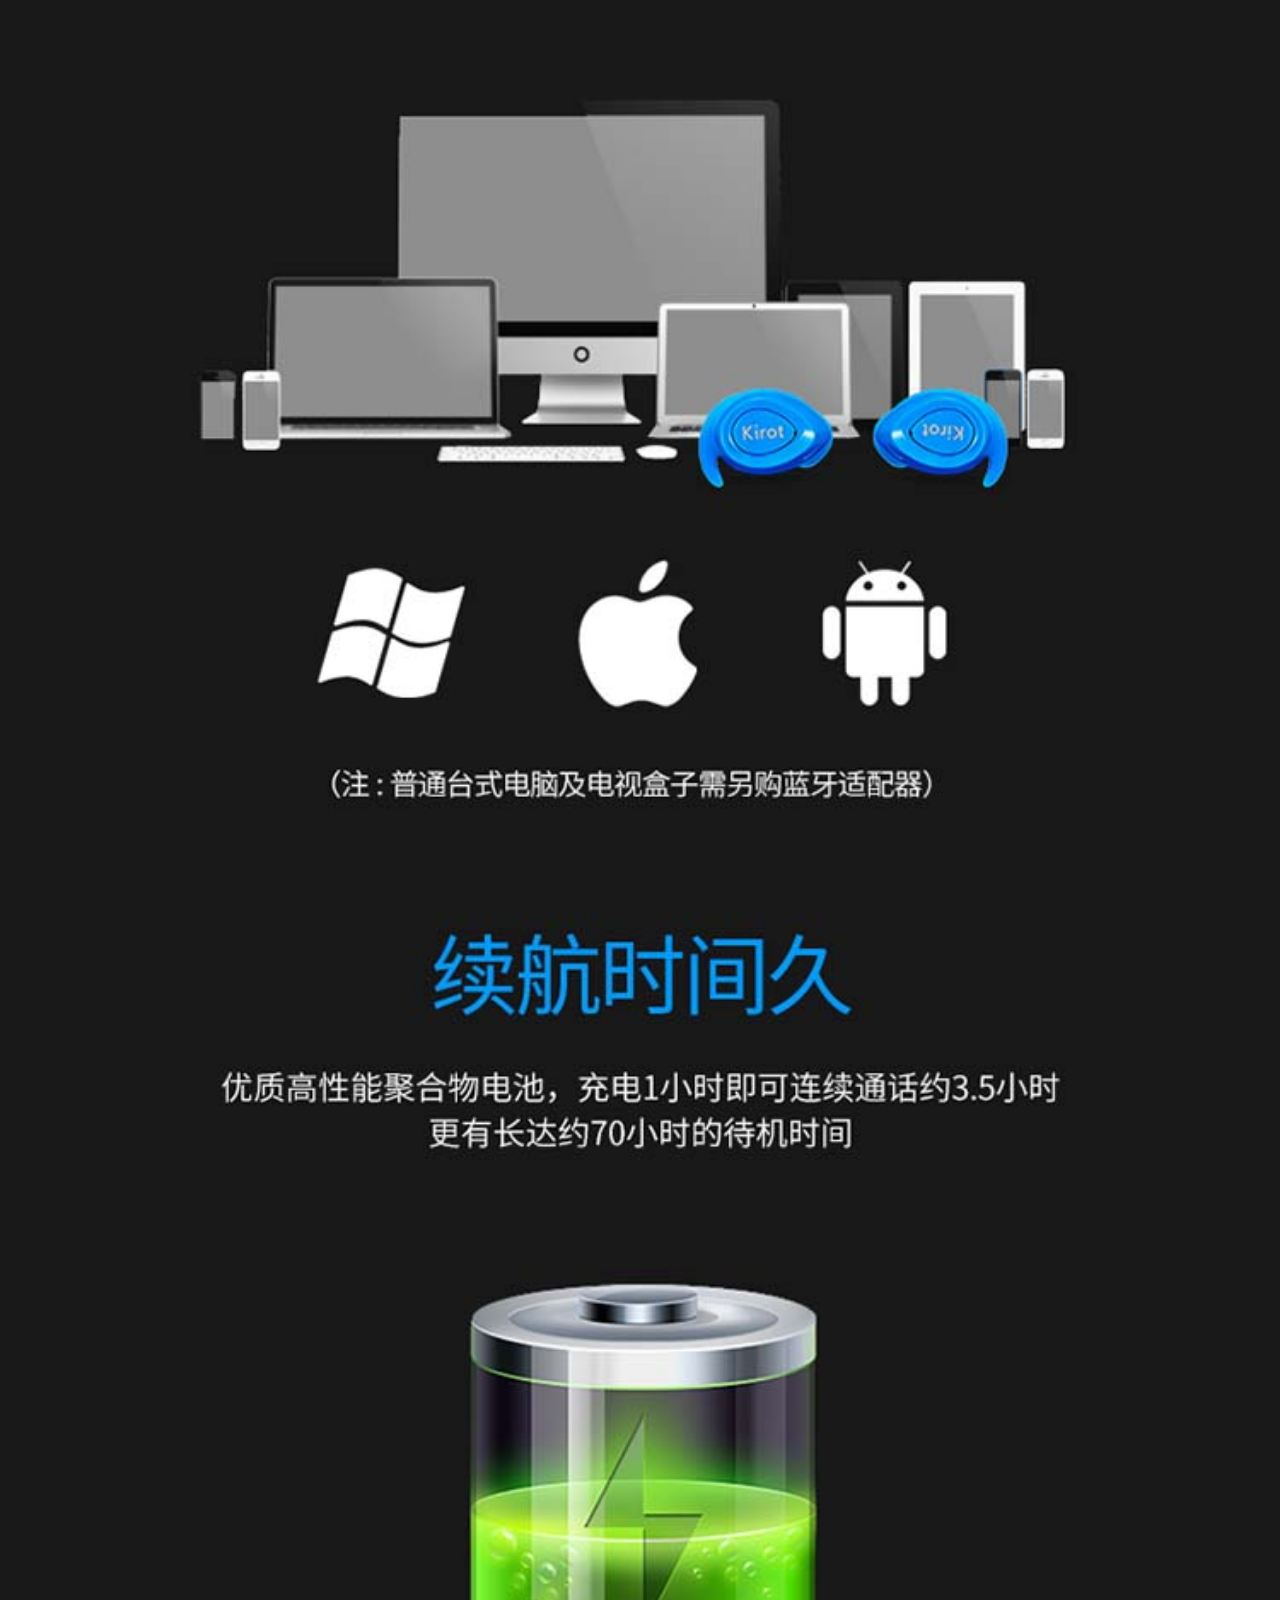
<file: mobile/scorpio.html>
<!DOCTYPE html>
<html lang="zh">
<head>
	<meta charset="UTF-8">
	<meta name="viewport" content="initial-scale=1,maximum-scale=1,minimum-scale=1,user-scalable=no">
	<meta name="description" content="">
	<meta name="keywords" content="">
	<meta name="copyright" content="Copyright (C) 2017 Kirot All Rights Reserved">
	<title>Kirot | scorpio蓝牙耳机</title>
	<link href="css/scorpio.css" rel="stylesheet">
</head>

<body>

	<header class="hd">
		<section class="bar">
			<a href="/" class="logo">
				<img src="img/logo.png" />
			</a>
		</section>
		
	</header>

	<section class="bd">
		<a href="https://item.jd.com/34436460941.html" class="buy">立即购买</a>
		<img src="img/2mimg_01.jpg" width="100%" class="one" />
		<img src="img/2mimg_02.jpg" width="100%" />
		<img src="img/2mimg_03.jpg" width="100%" />
		<img src="img/2mimg_04.jpg" width="100%" />
		<img src="img/2mimg_05.jpg" width="100%" />
		<img src="img/2mimg_06.jpg" width="100%" />
		<img src="img/2mimg_07.jpg" width="100%" />
		<img src="img/2mimg_08.jpg" width="100%" />
		<img src="img/2mimg_09.jpg" width="100%" />
		<img src="img/2mimg_10.jpg" width="100%" />
		<img src="img/2mimg_11.jpg" width="100%" />
		<img src="img/2mimg_12.jpg" width="100%" />
	</section>

	<footer class="footer">
		<div class="ft">Copyright © 2017 基洛特kirot.cn 版权所有</div>
	</footer>

	<img src="img/icon_top.png" class="goTop" />
</body>

<script src="js/index.js"></script> 

</html>
</file>
<file: mobile/css/index.css>
html, body, div, span, applet, object, iframe,
h1, h2, h3, h4, h5, h6, p, blockquote, pre,
a, abbr, acronym, address, big, cite, code,
del, dfn, em, img, ins, kbd, q, s, samp,
small, strike, strong, sub, sup, tt, var,
b, u, i, center,
dl, dt, dd, ol, ul, li,
fieldset, form, label, legend,
table, caption, tbody, tfoot, thead, tr, th, td,
article, aside, canvas, details, embed,
figure, figcaption, footer, header, hgroup,
menu, nav, output, ruby, section, summary,
time, mark, audio, video {
  margin: 0;
  padding: 0;
  border: 0;
  font: inherit;
  font-size: 100%;
  vertical-align: baseline;
}

html {
  line-height: 1;
}

ol, ul {
  list-style: none;
}

table {
  border-collapse: collapse;
  border-spacing: 0;
}

caption, th, td {
  text-align: left;
  font-weight: normal;
  vertical-align: middle;
}

a img {
  border: none;
}

html, body {
  background-size: 100% auto;
  font-size: 16px;
  font-family: SimHei , helvetica, arial, sans serif;
  background: #eee;
  overflow-x: scroll;
  position: relative;
}

img {
  display: block;
  border: 0;
}

.hd {
	position: fixed;
    z-index: 9;
    top: 0;
    left: 0;
    height: 35px;
    width: 100%;
    background: rgba(0,0,0,.7);
}
.logo img {
    width: 82px;
    height: 29px;
    margin-top: 3px;
    margin-right: auto;
    margin-bottom: 0px;
    margin-left: auto;
}
.bd {
  width: 100%;
}
.goTop {
  width: 30px;
  height: 30px;
  position: fixed;
  bottom: 50px;
  right: 30px;
  z-index: 999;
  cursor: pointer;
}
.footer {
  //position: fixed;
  //z-index: 9;
  //bottom: 0;
  //left: 0;
  height: 46px;
  width: 100%;
  background: rgba(0,0,0,.7);
}
.ft {
  line-height: 14px;
  color: #fff;
  font-size: 14px;
  text-align: center;
  margin: 0 auto;
  padding-top: 15px;
}
.buy {
  position: absolute;
  top: 4%;
  left: 35%;
  color: #fff;
  width: 120px;
  height: 30px;
  background-color: rgb(235, 107, 107);
  font-size: 14px;
  outline: none;
  border: 0;
  text-decoration: none;
  line-height: 30px;
  text-align: center;
  border-radius: 8px;
}
.one{
  margin-top: 35px;
	}
</file>
<file: css/index.css>
html, body, div, span, applet, object, iframe,
h1, h2, h3, h4, h5, h6, p, blockquote, pre,
a, abbr, acronym, address, big, cite, code,
del, dfn, em, img, ins, kbd, q, s, samp,
small, strike, strong, sub, sup, tt, var,
b, u, i, center,
dl, dt, dd, ol, ul, li,
fieldset, form, label, legend,
table, caption, tbody, tfoot, thead, tr, th, td,
article, aside, canvas, details, embed,
figure, figcaption, footer, header, hgroup,
menu, nav, output, ruby, section, summary,
time, mark, audio, video {
  margin: 0;
  padding: 0;
  border: 0;
  font: inherit;
  font-size: 100%;
  vertical-align: baseline;
}

html {
  line-height: 1;
}

ol, ul {
  list-style: none;
}

table {
  border-collapse: collapse;
  border-spacing: 0;
}

caption, th, td {
  text-align: left;
  font-weight: normal;
  vertical-align: middle;
}

a img {
  border: none;
}

html, body {
  background-size: 100% auto;
  font-size: 16px;
  font-family: PingFang SC Medium;
  background: #eee;
  overflow-x: scroll;
  width: 100%;
}

img {
  display: block;
  border: 0;
}

.hd {
	position: fixed;
    z-index: 9;
    top: 0;
    left: 0;
    height: 70px;
    width: 100%;
    background: rgba(0,0,0,.7);
}
.grid {
	width: 65%;
	margin: 0 auto;
}
.logo {
	float: left;
}
.logo img {
	display: block;
	width: 185px;
	height: 66px;
}
.nav {
	float: right;
}
.nav li {
	display: inline-block;
	height: 70px;
	line-height: 70px;
}
.nav li a {
	display: inline-block;
    height: 70px;
    line-height: 70px;
    color: #ccc;
    text-decoration: none;
    padding: 0 15px;
    font-size: 15px;
}
.nav li a:hover {
	color: #fff;
	background: #000;
}
.buy {
	width: 100%;
	padding: 8px 0;
	clear: both;
	background-color: rgba(255, 255, 255, 0.54);
}
.buy span {
	font-size: 18px;
	color: #363634;
	margin-left: 18.5%;
	font-weight: bold;
}
.buy a {
	color: #fff;
    width: 140px;
    height: 36px;
    background-color: rgb(235, 107, 107);
    font-size: 16px;
    outline: none;
    border: 0;
    margin-left: 48%;
    text-decoration: none;
    display: inline-block;
    text-align: center;
    line-height: 36px;
}
.bar {
	width: 100%;
}
.bd {
	width: 100%;
}
.content-img img {
	display: block;
	margin: 0 auto;
}
.content-text {
	width: 54%;
	margin: 100px auto 0;
	color: #000;
}
.content-text h2, .content-text p {
	text-align: left;
}
.content-text h2 {
	font-size: 26px;
	font-weight: bold;
}
.content-text p {
	font-size: 16px;
	line-height: 1.5;
	color: #333;
	margin-bottom: 15px;
}
.page-post {
	width: 54%;
	margin: 120px auto 50px;
  position: relative;
  word-wrap: break-word;
  line-height: 2rem;
}
.page-post h2 {
	font-size: 26px;
	font-weight: bold;
	text-align: left;
	margin-bottom: 20px;
}
.page-post p {
	font-size: 16px;
	line-height: 1.5;
	color: #333;
	margin-bottom: 15px;
	text-align: left;
}
.page-post strong {
	font-weight: bold;
}
.page-post a {
  text-decoration: none;
  color: #333;
}
.page-post a:hover{
  text-decoration:underline; 
}

.item-one {
	margin-top: 70px;
	background: url(../img/img1.jpg) center 0 no-repeat;
	height: 850px;
  text-align: center;
  color: #fff;
}
.item-one h2, .f1 {
	padding-top: 140px;
	font-size: 54px;
  line-height: 60px;
}
.item-one p:nth-of-type(1), .f2 {
   font-size: 30px;
   margin-top: 30px;
}
.item-one p:nth-of-type(2), .f3 {
	font-size: 20px;
	margin-top: 30px;	 
}
.item-one p:nth-of-type(3), .f4 {
	margin-top: 35px;
  font-size: 30px;
}
.item-one a {
	display:block;
	margin-top: 35px;
  font-size: 30px;
  color: #fff;
  text-decoration: none;
}
.f5 {
	font-size: 30px;
   	margin-bottom: 10px; 
}
.f6 {
	padding-top: 100px;
	font-size: 40px;
    line-height: 60px;
}
.f7 {
	padding-top: 100px;
	font-size: 40px;
    line-height: 60px;
}
.item-two {
	width: 1920px;
	background: url(../img/img2.gif) left 0 no-repeat;
    background-size: 50% 100%;
    height: 535px;
    text-align: left;
    color: #000;
    margin: 0 auto;
}
.item-two h2 {
	font-size: 40px;
    line-height: 50px;
    margin-bottom: 15px;
    padding-top: 140px;
    padding-left: 55%;
}
.item-two p {
	font-size: 20px;
    line-height: 36px;
    padding-left: 55%;
}
.item-three {
	background: url(../img/img3.jpg) right 0 no-repeat;
    height: 595px;
    text-align: left;
    color: #000;
    background-size: 50% 100%;
    width: 1920px;
    margin: 0 auto;
}
.item-three h2 {
	font-size: 40px;
    line-height: 50px;
    margin-bottom: 15px;
    padding-top: 140px;
    padding-left: 12%;
}
.item-three p {
	font-size: 20px;
    line-height: 36px;
    padding-left: 12%;
}
.item-four {
	background: url(../img/img4.jpg) center 0 no-repeat;
	height: 800px;
  	text-align: center;
  	color: #000;
}
.item-five {
	height: 993px;
	width: 1920px;
	margin: auto;
  	text-align: center;
  	color: #000;
  	background-color: #fff;
  	padding-bottom: 170px;
}
.item-five .swiper-container {
    width: 1440px;
    height: 810px;
    margin-top: 50px;
} 
.swiper-wrapper img {
	width: 1440px;
	height: 810px;
} 
.swiper-button-next {
	background: url(../img/h-control.png) no-repeat;
    background-position: 0 -50px;
    background-size: 100% 200%;
    width: 50px;
    height: 50px;
    right: 20px!important;
}
.swiper-button-prev {
	background: url(../img/h-control.png) no-repeat;
	background-position: 0 0px;
	background-size: 100% 200%;
	width: 50px;
	height: 50px;
	left: 20px!important;
}
.item-six {
	position: relative;
	width: 1920px;
	margin: auto;
	text-align: center;
	color: #000;
	background-color: #fff;
}
.min-video-js, .video-js {
	width: 100%;
	height: 100%;
}
.video-fixed {
	position: fixed;
	top: 0;
	bottom: 0;
	left: 0;
	right: 0;
	display: none;
	z-index: 9999;
	width: 100%;
}
.close-video {
	width: 30px;
  height: 30px;
  position: absolute;
  top: 20px;
  right: 20px;
  z-index: 99999;
  cursor: pointer;
}
.item-six .cover{
	position: absolute;
	top: 200px;
	left: 0;
	width: 100%;
	margin: 0 auto;
	color: #fff;
}
.item-six .icon-play {
	width: 100px;
	height: 100px;
	position: absolute;
	left: 50%;
	margin-left: -50px;
	top: 400px;
	cursor: pointer;
	z-index: 99999;
}
.vjs-big-play-button {
	display: none!important;
}
#min-player_html5_api {
	width: 100%;
}
.item-seven h2, .item-seven p {
	margin-left: 20%;
}
.item-eight h2, .item-eight p  {
	margin-left: 60%; 
}
.item-seven {
	background: url(../img/img7.jpg) right 0 no-repeat;
	height: 632px;
  	text-align: left;
  	color: #000;
  	background-size: 50% 100%;
    width: 1920px;
    margin: 0 auto;
}
.item-eight {
	background: url(../img/img8.jpg) left 0 no-repeat;
	height: 718px;
  	text-align: left;
  	color: #000;
  	background-size: 50% 100%;
    width: 1920px;
    margin: 0 auto;
}
.item-night {
	background: url(../img/img9/img9.jpg) left 0 no-repeat;
	height: 800px;
  	text-align: center;
	color: #000;
	width: 1920px;
	margin: auto;
  	position: relative;
}
.item-night img:nth-of-type(1) {
	position: absolute;
	top: 304px;
	left: 270px;
}
.item-night img:nth-of-type(2) {
	position: absolute;
	top: 304px;
	left: 541px;
}
.item-night img:nth-of-type(3) {
	position: absolute;
	top: 304px;
	left: 1263px;
}
.item-night img:nth-of-type(4) {
	position: absolute;
	top: 511px;
	left: 397px;
}
.item-night img:nth-of-type(5) {
	position: absolute;
	top: 511px;
	left: 1135px;
}
.item-night img:nth-of-type(6) {
	position: absolute;
	top: 511px;
	left: 1387px;
}
.item-ten {
	background: url(../img/img10.jpg) right 0 no-repeat;
	height: 595px;
  	text-align: left;
  	color: #000;
  	background-size: 50% 100%;
    width: 1920px;
    margin: 0 auto;
}
.item-eleven {
	background: url(../img/img11.jpg) left 0 no-repeat;
	height: 604px;
  	text-align: left;
  	color: #000;
  	background-size: 50% 100%;
    width: 1920px;
    margin: 0 auto;
}
.blue {
	color: #11a2e5;
	padding-top: 20px;
}
.item-ten .f3 {
	margin-top: 15px;
}
.item-ten h2, .item-ten p {
	margin-left: 10%;
}
.item-eleven h2, .item-eleven p  {
	margin-left: 60%; 
}
.item-twelve {
  	text-align: right;
  	color: #000;
  	background-color: #fff;
	width: 1920px;
	margin: auto;  
}
.content {
	width: 90%;
	display: flex;
	flex-wrap: wrap;
	margin: 0 auto;
	padding: 100px 0;
	min-height: 840px;
}
.content img {
	//opacity: 0.5;
	width: 33.3%;
	animation: mymove 4s;
    -webkit-animation: mymove 4s; /*Safari and Chrome*/
    opacity: 1;
}
@keyframes mymove
{
	from {opacity: 0.5;}
	to {opacity:1;}
}

@-webkit-keyframes mymove 
{
	from {opacity:0.5;}
	to {opacity:1;}
}
.goTop {
	width: 55px;
	height: 55px;
	position: fixed;
	bottom: 100px;
	right: 50px;
	z-index: 999;
	cursor: pointer;
	display: none;
}

/***************************************footer***************************************/
.footer {
	width: 100%;
	background: #252525;
}
.footer .row {
	color: #ddd;
	font-size: 15px;
}
.col {
	float: left;
	width: 20%;
}
.clearfix {
	clear: both;
}
.col h3 {
	font-size: 18px;
	color: #fff;
	padding: 40px 0 8px;
}
.col li a {
	display: block;
	color: #ddd;
	padding: 7px 0;
	text-decoration: none;
}
.col li a:hover {
    color: #fff;
}
.col li .icon {
	display: inline-block;
}
.col .wechat, .page-post .wechat {
	display: block;
	width: 160px;
	height: 160px;
	margin-top: 8px;
}
.ft-end {
	padding: 80px 0 50px;
}
.copyright {
	font-size: 15px;
	color: #777;
}
</file>
<file: css/scorpio.css>
html, body, div, span, applet, object, iframe,
h1, h2, h3, h4, h5, h6, p, blockquote, pre,
a, abbr, acronym, address, big, cite, code,
del, dfn, em, img, ins, kbd, q, s, samp,
small, strike, strong, sub, sup, tt, var,
b, u, i, center,
dl, dt, dd, ol, ul, li,
fieldset, form, label, legend,
table, caption, tbody, tfoot, thead, tr, th, td,
article, aside, canvas, details, embed,
figure, figcaption, footer, header, hgroup,
menu, nav, output, ruby, section, summary,
time, mark, audio, video {
  margin: 0;
  padding: 0;
  border: 0;
  font: inherit;
  font-size: 100%;
  vertical-align: baseline;
}

html {
  line-height: 1;
}

ol, ul {
  list-style: none;
}

table {
  border-collapse: collapse;
  border-spacing: 0;
}

caption, th, td {
  text-align: left;
  font-weight: normal;
  vertical-align: middle;
}

a img {
  border: none;
}

html, body {
  background-size: 100% auto;
  font-size: 16px;
  font-family: PingFang SC Medium;
  background: #eee;
  overflow-x: scroll;
  width: 100%;
}

img {
  display: block;
  border: 0;
}

.hd {
	position: fixed;
    z-index: 9;
    top: 0;
    left: 0;
    height: 70px;
    width: 100%;
    background: rgba(0,0,0,.7);
}
.grid {
	width: 65%;
	margin: 0 auto;
}
.logo {
	float: left;
}
.logo img {
	display: block;
	width: 185px;
	height: 66px;
}
.nav {
	float: right;
}
.nav li {
	display: inline-block;
	height: 70px;
	line-height: 70px;
}
.nav li a {
	display: inline-block;
    height: 70px;
    line-height: 70px;
    color: #ccc;
    text-decoration: none;
    padding: 0 15px;
    font-size: 15px;
}
.nav li a:hover {
	color: #fff;
	background: #000;
}
.buy {
	width: 100%;
	padding: 8px 0;
	clear: both;
	background-color: rgba(255, 255, 255, 0.54);
}
.buy span {
	font-size: 18px;
	color: #363634;
	margin-left: 18.5%;
	font-weight: bold;
}
.buy a {
	color: #fff;
    width: 140px;
    height: 36px;
    background-color: rgb(235, 107, 107);
    font-size: 16px;
    outline: none;
    border: 0;
    margin-left: 48%;
    text-decoration: none;
    display: inline-block;
    text-align: center;
    line-height: 36px;
}
.bar {
	width: 100%;
}
.bd {
	width: 100%;
}
.content-img img {
	display: block;
	margin: 0 auto;
}
.content-text {
	width: 54%;
	margin: 100px auto 0;
	color: #000;
}
.content-text h2, .content-text p {
	text-align: left;
}
.content-text h2 {
	font-size: 26px;
	font-weight: bold;
}
.content-text p {
	font-size: 16px;
	line-height: 1.5;
	color: #333;
	margin-bottom: 15px;
}
.page-post {
	width: 54%;
	margin: 120px auto 50px;
  position: relative;
  word-wrap: break-word;
  line-height: 2rem;
}
.page-post h2 {
	font-size: 26px;
	font-weight: bold;
	text-align: left;
	margin-bottom: 20px;
}
.page-post p {
	font-size: 16px;
	line-height: 1.5;
	color: #333;
	margin-bottom: 15px;
	text-align: left;
}
.page-post strong {
	font-weight: bold;
}
.page-post a {
  text-decoration: none;
  color: #333;
}
.page-post a:hover{
  text-decoration:underline; 
}

.item-one {
	margin-top: 70px;
	background: url(../img/2img1.jpg) center 0 no-repeat;
	height: 850px;
  text-align: center;
  color: #fff;
}
.item-one h2, .f1 {
	padding-top: 140px;
	font-size: 54px;
  line-height: 60px;
}
.item-one p:nth-of-type(1), .f2 {
   font-size: 30px;
   margin-top: 30px;
}
.item-one p:nth-of-type(2), .f3 {
	font-size: 20px;
	margin-top: 30px;	 
}
.item-one p:nth-of-type(3), .f4 {
	margin-top: 35px;
  font-size: 30px;
}
.item-one a {
	display:block;
	margin-top: 35px;
  font-size: 30px;
  color: #fff;
  text-decoration: none;
}
.f5 {
	font-size: 30px;
   	margin-bottom: 10px; 
}
.f6 {
	padding-top: 100px;
	font-size: 40px;
    line-height: 60px;
}
.f7 {
	padding-top: 100px;
	font-size: 40px;
    line-height: 60px;
}
.item-two {
	width: 1920px;
	background: url(../img/2img2.jpg) left 0 no-repeat;
    background-size: 50% 100%;
    height: 535px;
    text-align: left;
    color: #000;
    margin: 0 auto;
}
.item-two h2 {
	font-size: 40px;
    line-height: 50px;
    margin-bottom: 15px;
    padding-top: 140px;
    padding-left: 55%;
}
.item-two p {
	font-size: 20px;
    line-height: 36px;
    padding-left: 55%;
}
.item-three {
	background: url(../img/2img3.jpg) right 0 no-repeat;
    height: 595px;
    text-align: left;
    color: #000;
    background-size: 50% 100%;
    width: 1920px;
    margin: 0 auto;
}
.item-three h2 {
	font-size: 40px;
    line-height: 50px;
    margin-bottom: 15px;
    padding-top: 140px;
    padding-left: 5%;
}
.item-three p {
	font-size: 20px;
    line-height: 36px;
    padding-left: 5%;
}
.item-four {
	background: url(../img/2img4.jpg) center 0 no-repeat;
	height: 800px;
  	text-align: left;
  	color: #000;
}
.item-four h2 {
	font-size: 40px;
    line-height: 50px;
    margin-bottom: 15px;
    padding-top: 4%;
    padding-left: 18%;
}
.item-four p {
	font-size: 20px;
    line-height: 36px;
    padding-left: 18%;
}
.item-five {
	height: 993px;
	width: 1920px;
	margin: auto;
  	text-align: center;
  	color: #000;
  	background-color: #fff;
  	padding-bottom: 170px;
}
.item-five .swiper-container {
    width: 1440px;
    height: 810px;
    margin-top: 50px;
} 
.swiper-wrapper img {
	width: 1440px;
	height: 810px;
} 
.swiper-button-next {
	background: url(../img/h-control.png) no-repeat;
    background-position: 0 -50px;
    background-size: 100% 200%;
    width: 50px;
    height: 50px;
    right: 20px!important;
}
.swiper-button-prev {
	background: url(../img/h-control.png) no-repeat;
	background-position: 0 0px;
	background-size: 100% 200%;
	width: 50px;
	height: 50px;
	left: 20px!important;
}
.item-six {
	background: url(../img/2img6.jpg) center 0 no-repeat;
	height: 800px;
  	text-align: center;
  	color: #000;
}
.item-six h2 {
	font-size: 40px;
    line-height: 50px;
    margin-bottom: 15px;
    padding-top: 4%;
    /*padding-left: 18%;*/
}
.item-six p {
	font-size: 20px;
    line-height: 36px;
    /*padding-left: 18%;*/
}
.item-six .cover{
	position: absolute;
	top: 200px;
	left: 0;
	width: 100%;
	margin: 0 auto;
	color: #fff;
}
.item-seven h2, .item-seven p {
	margin-left: 10%;
}
.item-eight h2, .item-eight p  {
	margin-left: 60%; 
}
.item-seven {
	background: url(../img/2img7.jpg) right 0 no-repeat;
	height: 595px;
  	text-align: left;
  	color: #000;
  	background-size: 50% 100%;
    width: 1920px;
    margin: 0 auto;
    padding-top: 2%;
}
.item-eight {
	background: url(../img/2img8.jpg) left 0 no-repeat;
	height: 660px;
  	text-align: left;
  	color: #000;
  	background-size: 50% 100%;
    width: 1920px;
    margin: 0 auto;
    padding-top: 2%;
}
.item-night {
	  background: url(../img/2img9.jpg) left 0 no-repeat;
	  height: 800px;
  	text-align: center;
	  color: #FFF;
	  width: 1920px;
	  margin: auto;
}
.item-night h2 {
	  font-size: 40px;
    line-height: 50px;
    margin-bottom: 15px;
    padding-top: 6%;
    padding-left: 41%;
}
.item-night p {
	  font-size: 22px;
    line-height: 36px;
    padding-left: 41%;
    padding-top: 2%;
}
.item-ten {
	background: url(../img/2img10.jpg) right 0 no-repeat;
	height: 555px;
  	text-align: left;
  	color: #000;
  	background-size: 50% 100%;
    width: 1920px;
    margin: 0 auto;
    padding-top: 2%;
}
.item-eleven {
	  background: url(../img/2img11.jpg) left 0 no-repeat;
	  height: 575px;
  	text-align: left;
  	color: #000;
  	background-size: 50% 100%;
    width: 1920px;
    margin: 0 auto;
    padding-top: 4%;
}
.blue {
	color: #11a2e5;
	padding-top: 20px;
}
.item-ten .f3 {
	margin-top: 15px;
}
.item-ten h2, .item-ten p {
	margin-left: 10%;
}
.item-eleven h2, .item-eleven p  {
	margin-left: 60%; 
}
.item-twelve {
  	text-align: left;
  	color: #000;
  	background-size: 50% 100%;
    width: 1920px;
    margin: 0 auto;
}
.content {
	width: 90%;
	display: flex;
	flex-wrap: wrap;
	margin: 0 auto;
	padding: 100px 0;
	min-height: 840px;
}
.content img {
	//opacity: 0.5;
	width: 33.3%;
	animation: mymove 4s;
    -webkit-animation: mymove 4s; /*Safari and Chrome*/
    opacity: 1;
}
@keyframes mymove
{
	from {opacity: 0.5;}
	to {opacity:1;}
}

@-webkit-keyframes mymove 
{
	from {opacity:0.5;}
	to {opacity:1;}
}
.goTop {
	width: 55px;
	height: 55px;
	position: fixed;
	bottom: 100px;
	right: 50px;
	z-index: 999;
	cursor: pointer;
	display: none;
}

/***************************************footer***************************************/
.footer {
	width: 100%;
	background: #252525;
}
.footer .row {
	color: #ddd;
	font-size: 15px;
}
.col {
	float: left;
	width: 20%;
}
.clearfix {
	clear: both;
}
.col h3 {
	font-size: 18px;
	color: #fff;
	padding: 40px 0 8px;
}
.col li a {
	display: block;
	color: #ddd;
	padding: 7px 0;
	text-decoration: none;
}
.col li a:hover {
    color: #fff;
}
.col li .icon {
	display: inline-block;
}
.col .wechat, .page-post .wechat {
	display: block;
	width: 160px;
	height: 160px;
	margin-top: 8px;
}
.ft-end {
	padding: 80px 0 50px;
}
.copyright {
	font-size: 15px;
	color: #777;
}
</file>
<file: mobile/css/scorpio.css>
html, body, div, span, applet, object, iframe,
h1, h2, h3, h4, h5, h6, p, blockquote, pre,
a, abbr, acronym, address, big, cite, code,
del, dfn, em, img, ins, kbd, q, s, samp,
small, strike, strong, sub, sup, tt, var,
b, u, i, center,
dl, dt, dd, ol, ul, li,
fieldset, form, label, legend,
table, caption, tbody, tfoot, thead, tr, th, td,
article, aside, canvas, details, embed,
figure, figcaption, footer, header, hgroup,
menu, nav, output, ruby, section, summary,
time, mark, audio, video {
  margin: 0;
  padding: 0;
  border: 0;
  font: inherit;
  font-size: 100%;
  vertical-align: baseline;
}

html {
  line-height: 1;
}

ol, ul {
  list-style: none;
}

table {
  border-collapse: collapse;
  border-spacing: 0;
}

caption, th, td {
  text-align: left;
  font-weight: normal;
  vertical-align: middle;
}

a img {
  border: none;
}

html, body {
  background-size: 100% auto;
  font-size: 16px;
  font-family: SimHei , helvetica, arial, sans serif;
  background: #eee;
  overflow-x: scroll;
  position: relative;
}

img {
  display: block;
  border: 0;
}

.hd {
	position: fixed;
    z-index: 9;
    top: 0;
    left: 0;
    height: 35px;
    width: 100%;
    background: rgba(0,0,0,.7);
}
.logo img {
    width: 82px;
    height: 29px;
    margin-top: 3px;
    margin-right: auto;
    margin-bottom: 0px;
    margin-left: auto;
}
.bd {
  width: 100%;
}
.goTop {
  width: 30px;
  height: 30px;
  position: fixed;
  bottom: 50px;
  right: 30px;
  z-index: 999;
  cursor: pointer;
}
.footer {
  //position: fixed;
  //z-index: 9;
  //bottom: 0;
  //left: 0;
  height: 46px;
  width: 100%;
  background: rgba(0,0,0,.7);
}
.ft {
  line-height: 14px;
  color: #fff;
  font-size: 14px;
  text-align: center;
  margin: 0 auto;
  padding-top: 15px;
}
.buy {
  position: absolute;
  top: 2.8%;
  left: 35%;
  color: #fff;
  width: 120px;
  height: 30px;
  background-color: rgb(235, 107, 107);
  font-size: 14px;
  outline: none;
  border: 0;
  text-decoration: none;
  line-height: 30px;
  text-align: center;
  border-radius: 8px;
}
.one{
  margin-top: 35px;
	}
</file>
<file: css/video-js.min.css>
.video-js .vjs-big-play-button:before,.video-js .vjs-control:before,.video-js .vjs-modal-dialog,.vjs-modal-dialog .vjs-modal-dialog-content{position:absolute;top:0;left:0;width:100%;height:100%}.video-js .vjs-big-play-button:before,.video-js .vjs-control:before{text-align:center}@font-face{font-family:VideoJS;src:url(font/VideoJS.eot?#iefix) format("eot")}@font-face{font-family:VideoJS;src:url([data-uri]) format("woff"),url([data-uri]) format("truetype");font-weight:400;font-style:normal}.vjs-icon-play,.video-js .vjs-big-play-button,.video-js .vjs-play-control{font-family:VideoJS;font-weight:400;font-style:normal}.vjs-icon-play:before,.video-js .vjs-big-play-button:before,.video-js .vjs-play-control:before{content:"\f101"}.vjs-icon-play-circle{font-family:VideoJS;font-weight:400;font-style:normal}.vjs-icon-play-circle:before{content:"\f102"}.vjs-icon-pause,.video-js .vjs-play-control.vjs-playing{font-family:VideoJS;font-weight:400;font-style:normal}.vjs-icon-pause:before,.video-js .vjs-play-control.vjs-playing:before{content:"\f103"}.vjs-icon-volume-mute,.video-js .vjs-mute-control.vjs-vol-0,.video-js .vjs-volume-menu-button.vjs-vol-0{font-family:VideoJS;font-weight:400;font-style:normal}.vjs-icon-volume-mute:before,.video-js .vjs-mute-control.vjs-vol-0:before,.video-js .vjs-volume-menu-button.vjs-vol-0:before{content:"\f104"}.vjs-icon-volume-low,.video-js .vjs-mute-control.vjs-vol-1,.video-js .vjs-volume-menu-button.vjs-vol-1{font-family:VideoJS;font-weight:400;font-style:normal}.vjs-icon-volume-low:before,.video-js .vjs-mute-control.vjs-vol-1:before,.video-js .vjs-volume-menu-button.vjs-vol-1:before{content:"\f105"}.vjs-icon-volume-mid,.video-js .vjs-mute-control.vjs-vol-2,.video-js .vjs-volume-menu-button.vjs-vol-2{font-family:VideoJS;font-weight:400;font-style:normal}.vjs-icon-volume-mid:before,.video-js .vjs-mute-control.vjs-vol-2:before,.video-js .vjs-volume-menu-button.vjs-vol-2:before{content:"\f106"}.vjs-icon-volume-high,.video-js .vjs-mute-control,.video-js .vjs-volume-menu-button{font-family:VideoJS;font-weight:400;font-style:normal}.vjs-icon-volume-high:before,.video-js .vjs-mute-control:before,.video-js .vjs-volume-menu-button:before{content:"\f107"}.vjs-icon-fullscreen-enter,.video-js .vjs-fullscreen-control{font-family:VideoJS;font-weight:400;font-style:normal}.vjs-icon-fullscreen-enter:before,.video-js .vjs-fullscreen-control:before{content:"\f108"}.vjs-icon-fullscreen-exit,.video-js.vjs-fullscreen .vjs-fullscreen-control{font-family:VideoJS;font-weight:400;font-style:normal}.vjs-icon-fullscreen-exit:before,.video-js.vjs-fullscreen .vjs-fullscreen-control:before{content:"\f109"}.vjs-icon-square{font-family:VideoJS;font-weight:400;font-style:normal}.vjs-icon-square:before{content:"\f10a"}.vjs-icon-spinner{font-family:VideoJS;font-weight:400;font-style:normal}.vjs-icon-spinner:before{content:"\f10b"}.vjs-icon-subtitles,.video-js .vjs-subtitles-button{font-family:VideoJS;font-weight:400;font-style:normal}.vjs-icon-subtitles:before,.video-js .vjs-subtitles-button:before{content:"\f10c"}.vjs-icon-captions,.video-js .vjs-captions-button{font-family:VideoJS;font-weight:400;font-style:normal}.vjs-icon-captions:before,.video-js .vjs-captions-button:before{content:"\f10d"}.vjs-icon-chapters,.video-js .vjs-chapters-button{font-family:VideoJS;font-weight:400;font-style:normal}.vjs-icon-chapters:before,.video-js .vjs-chapters-button:before{content:"\f10e"}.vjs-icon-share{font-family:VideoJS;font-weight:400;font-style:normal}.vjs-icon-share:before{content:"\f10f"}.vjs-icon-cog{font-family:VideoJS;font-weight:400;font-style:normal}.vjs-icon-cog:before{content:"\f110"}.vjs-icon-circle,.video-js .vjs-mouse-display,.video-js .vjs-play-progress,.video-js .vjs-volume-level{font-family:VideoJS;font-weight:400;font-style:normal}.vjs-icon-circle:before,.video-js .vjs-mouse-display:before,.video-js .vjs-play-progress:before,.video-js .vjs-volume-level:before{content:"\f111"}.vjs-icon-circle-outline{font-family:VideoJS;font-weight:400;font-style:normal}.vjs-icon-circle-outline:before{content:"\f112"}.vjs-icon-circle-inner-circle{font-family:VideoJS;font-weight:400;font-style:normal}.vjs-icon-circle-inner-circle:before{content:"\f113"}.vjs-icon-hd{font-family:VideoJS;font-weight:400;font-style:normal}.vjs-icon-hd:before{content:"\f114"}.vjs-icon-cancel,.video-js .vjs-control.vjs-close-button{font-family:VideoJS;font-weight:400;font-style:normal}.vjs-icon-cancel:before,.video-js .vjs-control.vjs-close-button:before{content:"\f115"}.vjs-icon-replay{font-family:VideoJS;font-weight:400;font-style:normal}.vjs-icon-replay:before{content:"\f116"}.vjs-icon-facebook{font-family:VideoJS;font-weight:400;font-style:normal}.vjs-icon-facebook:before{content:"\f117"}.vjs-icon-gplus{font-family:VideoJS;font-weight:400;font-style:normal}.vjs-icon-gplus:before{content:"\f118"}.vjs-icon-linkedin{font-family:VideoJS;font-weight:400;font-style:normal}.vjs-icon-linkedin:before{content:"\f119"}.vjs-icon-twitter{font-family:VideoJS;font-weight:400;font-style:normal}.vjs-icon-twitter:before{content:"\f11a"}.vjs-icon-tumblr{font-family:VideoJS;font-weight:400;font-style:normal}.vjs-icon-tumblr:before{content:"\f11b"}.vjs-icon-pinterest{font-family:VideoJS;font-weight:400;font-style:normal}.vjs-icon-pinterest:before{content:"\f11c"}.vjs-icon-audio-description,.video-js .vjs-descriptions-button{font-family:VideoJS;font-weight:400;font-style:normal}.vjs-icon-audio-description:before,.video-js .vjs-descriptions-button:before{content:"\f11d"}.vjs-icon-audio,.video-js .vjs-audio-button{font-family:VideoJS;font-weight:400;font-style:normal}.vjs-icon-audio:before,.video-js .vjs-audio-button:before{content:"\f11e"}.video-js{display:block;vertical-align:top;box-sizing:border-box;color:#fff;background-color:#000;position:relative;padding:0;font-size:10px;line-height:1;font-weight:400;font-style:normal;font-family:Arial,Helvetica,sans-serif;-webkit-user-select:none;-moz-user-select:none;-ms-user-select:none;user-select:none}.video-js:-moz-full-screen{position:absolute}.video-js:-webkit-full-screen{/*width:100%!important;height:100%!important*/}.video-js *,.video-js :before,.video-js :after{box-sizing:inherit}.video-js ul{font-family:inherit;font-size:inherit;line-height:inherit;list-style-position:outside;margin-left:0;margin-right:0;margin-top:0;margin-bottom:0}.video-js.vjs-fluid,.video-js.vjs-16-9,.video-js.vjs-4-3{width:100%;max-width:100%;height:0}.video-js.vjs-16-9{padding-top:56.25%}.video-js.vjs-4-3{padding-top:75%}.video-js.vjs-fill{width:100%;height:100%}.video-js .vjs-tech{position:absolute;top:0;left:0;width:100%;height:100%}body.vjs-full-window{padding:0;margin:0;height:100%;overflow-y:auto}.vjs-full-window .video-js.vjs-fullscreen{position:fixed;overflow:hidden;z-index:1000;left:0;top:0;bottom:0;right:0}.video-js.vjs-fullscreen{width:100%!important;height:100%!important;padding-top:0!important}.video-js.vjs-fullscreen.vjs-user-inactive{cursor:none}.vjs-hidden{display:none!important}.vjs-disabled{opacity:.5;cursor:default}.video-js .vjs-offscreen{height:1px;left:-9999px;position:absolute;top:0;width:1px}.vjs-lock-showing{display:block!important;opacity:1;visibility:visible}.vjs-no-js{padding:20px;color:#fff;background-color:#000;font-size:18px;font-family:Arial,Helvetica,sans-serif;text-align:center;width:300px;height:150px;margin:0 auto}.vjs-no-js a,.vjs-no-js a:visited{color:#66A8CC}.video-js .vjs-big-play-button{font-size:3em;line-height:1.5em;height:1.5em;width:3em;display:block;position:absolute;top:10px;left:10px;padding:0;cursor:pointer;opacity:1;border:.06666em solid #fff;background-color:#2B333F;background-color:rgba(43,51,63,.7);-webkit-border-radius:.3em;-moz-border-radius:.3em;border-radius:.3em;-webkit-transition:all .4s;-moz-transition:all .4s;-o-transition:all .4s;transition:all .4s}.vjs-big-play-centered .vjs-big-play-button{top:50%;left:50%;margin-top:-.75em;margin-left:-1.5em}.video-js:hover .vjs-big-play-button,.video-js .vjs-big-play-button:focus{outline:0;border-color:#fff;background-color:#73859f;background-color:rgba(115,133,159,.5);-webkit-transition:all 0s;-moz-transition:all 0s;-o-transition:all 0s;transition:all 0s}.vjs-controls-disabled .vjs-big-play-button,.vjs-has-started .vjs-big-play-button,.vjs-using-native-controls .vjs-big-play-button,.vjs-error .vjs-big-play-button{display:none}.video-js button{background:0 0;border:0;color:inherit;display:inline-block;overflow:visible;font-size:inherit;line-height:inherit;text-transform:none;text-decoration:none;transition:none;-webkit-appearance:none;-moz-appearance:none;appearance:none}.video-js .vjs-control.vjs-close-button{cursor:pointer;height:3em;position:absolute;right:0;top:.5em;z-index:2}.vjs-menu-button{cursor:pointer}.vjs-menu-button.vjs-disabled{cursor:default}.vjs-workinghover .vjs-menu-button.vjs-disabled:hover .vjs-menu{display:none}.vjs-menu .vjs-menu-content{display:block;padding:0;margin:0;overflow:auto;font-family:Arial,Helvetica,sans-serif}.vjs-scrubbing .vjs-menu-button:hover .vjs-menu{display:none}.vjs-menu li{list-style:none;margin:0;padding:.2em 0;line-height:1.4em;font-size:1.2em;text-align:center;text-transform:lowercase}.vjs-menu li:focus,.vjs-menu li:hover{outline:0;background-color:#73859f;background-color:rgba(115,133,159,.5)}.vjs-menu li.vjs-selected,.vjs-menu li.vjs-selected:focus,.vjs-menu li.vjs-selected:hover{background-color:#fff;color:#2B333F}.vjs-menu li.vjs-menu-title{text-align:center;text-transform:uppercase;font-size:1em;line-height:2em;padding:0;margin:0 0 .3em;font-weight:700;cursor:default}.vjs-menu-button-popup .vjs-menu{display:none;position:absolute;bottom:0;width:10em;left:-3em;height:0;margin-bottom:1.5em;border-top-color:rgba(43,51,63,.7)}.vjs-menu-button-popup .vjs-menu .vjs-menu-content{background-color:#2B333F;background-color:rgba(43,51,63,.7);position:absolute;width:100%;bottom:1.5em;max-height:15em}.vjs-workinghover .vjs-menu-button-popup:hover .vjs-menu,.vjs-menu-button-popup .vjs-menu.vjs-lock-showing{display:block}.video-js .vjs-menu-button-inline{-webkit-transition:all .4s;-moz-transition:all .4s;-o-transition:all .4s;transition:all .4s;overflow:hidden}.video-js .vjs-menu-button-inline:before{width:2.222222222em}.video-js .vjs-menu-button-inline:hover,.video-js .vjs-menu-button-inline:focus,.video-js .vjs-menu-button-inline.vjs-slider-active,.video-js.vjs-no-flex .vjs-menu-button-inline{width:12em}.video-js .vjs-menu-button-inline.vjs-slider-active{-webkit-transition:none;-moz-transition:none;-o-transition:none;transition:none}.vjs-menu-button-inline .vjs-menu{opacity:0;height:100%;width:auto;position:absolute;left:4em;top:0;padding:0;margin:0;-webkit-transition:all .4s;-moz-transition:all .4s;-o-transition:all .4s;transition:all .4s}.vjs-menu-button-inline:hover .vjs-menu,.vjs-menu-button-inline:focus .vjs-menu,.vjs-menu-button-inline.vjs-slider-active .vjs-menu{display:block;opacity:1}.vjs-no-flex .vjs-menu-button-inline .vjs-menu{display:block;opacity:1;position:relative;width:auto}.vjs-no-flex .vjs-menu-button-inline:hover .vjs-menu,.vjs-no-flex .vjs-menu-button-inline:focus .vjs-menu,.vjs-no-flex .vjs-menu-button-inline.vjs-slider-active .vjs-menu{width:auto}.vjs-menu-button-inline .vjs-menu-content{width:auto;height:100%;margin:0;overflow:hidden}.video-js .vjs-control-bar{display:none;width:100%;position:absolute;bottom:0;left:0;right:0;height:3em;background-color:#2B333F;background-color:rgba(43,51,63,.7)}.vjs-has-started .vjs-control-bar{display:-webkit-box;display:-webkit-flex;display:-ms-flexbox;display:flex;visibility:visible;opacity:1;-webkit-transition:visibility .1s,opacity .1s;-moz-transition:visibility .1s,opacity .1s;-o-transition:visibility .1s,opacity .1s;transition:visibility .1s,opacity .1s}.vjs-has-started.vjs-user-inactive.vjs-playing .vjs-control-bar{visibility:visible;opacity:0;-webkit-transition:visibility 1s,opacity 1s;-moz-transition:visibility 1s,opacity 1s;-o-transition:visibility 1s,opacity 1s;transition:visibility 1s,opacity 1s}@media \0screen{.vjs-has-started.vjs-user-inactive.vjs-playing .vjs-control-bar{visibility:hidden}}.vjs-controls-disabled .vjs-control-bar,.vjs-using-native-controls .vjs-control-bar,.vjs-error .vjs-control-bar{display:none!important}.vjs-audio.vjs-has-started.vjs-user-inactive.vjs-playing .vjs-control-bar{opacity:1;visibility:visible}@media \0screen{.vjs-user-inactive.vjs-playing .vjs-control-bar :before{content:""}}.vjs-has-started.vjs-no-flex .vjs-control-bar{display:table}.video-js .vjs-control{outline:0;position:relative;text-align:center;margin:0;padding:0;height:100%;width:4em;-webkit-box-flex:none;-moz-box-flex:none;-webkit-flex:none;-ms-flex:none;flex:none}.video-js .vjs-control:before{font-size:1.8em;line-height:1.67}.video-js .vjs-control:focus:before,.video-js .vjs-control:hover:before,.video-js .vjs-control:focus{text-shadow:0 0 1em #fff}.video-js .vjs-control-text{border:0;clip:rect(0 0 0 0);height:1px;margin:-1px;overflow:hidden;padding:0;position:absolute;width:1px}.vjs-no-flex .vjs-control{display:table-cell;vertical-align:middle}.video-js .vjs-custom-control-spacer{display:none}.video-js .vjs-progress-control{-webkit-box-flex:auto;-moz-box-flex:auto;-webkit-flex:auto;-ms-flex:auto;flex:auto;display:-webkit-box;display:-webkit-flex;display:-ms-flexbox;display:flex;-webkit-box-align:center;-webkit-align-items:center;-ms-flex-align:center;align-items:center;min-width:4em}.vjs-live .vjs-progress-control{display:none}.video-js .vjs-progress-holder{-webkit-box-flex:auto;-moz-box-flex:auto;-webkit-flex:auto;-ms-flex:auto;flex:auto;-webkit-transition:all .2s;-moz-transition:all .2s;-o-transition:all .2s;transition:all .2s;height:.3em}.video-js .vjs-progress-control:hover .vjs-progress-holder{font-size:1.666666666666666666em}.video-js .vjs-progress-control:hover .vjs-time-tooltip,.video-js .vjs-progress-control:hover .vjs-mouse-display:after,.video-js .vjs-progress-control:hover .vjs-play-progress:after{font-family:Arial,Helvetica,sans-serif;visibility:visible;font-size:.6em}.video-js .vjs-progress-holder .vjs-play-progress,.video-js .vjs-progress-holder .vjs-load-progress,.video-js .vjs-progress-holder .vjs-tooltip-progress-bar,.video-js .vjs-progress-holder .vjs-load-progress div{position:absolute;display:block;height:.3em;margin:0;padding:0;width:0;left:0;top:0}.video-js .vjs-mouse-display:before{display:none}.video-js .vjs-play-progress{background-color:#fff}.video-js .vjs-play-progress:before{position:absolute;top:-.333333333333333em;right:-.5em;font-size:.9em}.video-js .vjs-time-tooltip,.video-js .vjs-mouse-display:after,.video-js .vjs-play-progress:after{visibility:hidden;pointer-events:none;position:absolute;top:-3.4em;right:-1.9em;font-size:.9em;color:#000;content:attr(data-current-time);padding:6px 8px 8px;background-color:#fff;background-color:rgba(255,255,255,.8);-webkit-border-radius:.3em;-moz-border-radius:.3em;border-radius:.3em}.video-js .vjs-time-tooltip,.video-js .vjs-play-progress:before,.video-js .vjs-play-progress:after{z-index:1}.video-js .vjs-progress-control .vjs-keep-tooltips-inside:after{display:none}.video-js .vjs-load-progress{background:#bfc7d3;background:rgba(115,133,159,.5)}.video-js .vjs-load-progress div{background:#fff;background:rgba(115,133,159,.75)}.video-js.vjs-no-flex .vjs-progress-control{width:auto}.video-js .vjs-time-tooltip{display:inline-block;height:2.4em;position:relative;float:right;right:-1.9em}.vjs-tooltip-progress-bar{visibility:hidden}.video-js .vjs-progress-control .vjs-mouse-display{display:none;position:absolute;width:1px;height:100%;background-color:#000;z-index:1}.vjs-no-flex .vjs-progress-control .vjs-mouse-display{z-index:0}.video-js .vjs-progress-control:hover .vjs-mouse-display{display:block}.video-js.vjs-user-inactive .vjs-progress-control .vjs-mouse-display,.video-js.vjs-user-inactive .vjs-progress-control .vjs-mouse-display:after{visibility:hidden;opacity:0;-webkit-transition:visibility 1s,opacity 1s;-moz-transition:visibility 1s,opacity 1s;-o-transition:visibility 1s,opacity 1s;transition:visibility 1s,opacity 1s}.video-js.vjs-user-inactive.vjs-no-flex .vjs-progress-control .vjs-mouse-display,.video-js.vjs-user-inactive.vjs-no-flex .vjs-progress-control .vjs-mouse-display:after{display:none}.vjs-mouse-display .vjs-time-tooltip,.video-js .vjs-progress-control .vjs-mouse-display:after{color:#fff;background-color:#000;background-color:rgba(0,0,0,.8)}.video-js .vjs-slider{outline:0;position:relative;cursor:pointer;padding:0;margin:0 .45em;background-color:#73859f;background-color:rgba(115,133,159,.5)}.video-js .vjs-slider:focus{text-shadow:0 0 1em #fff;-webkit-box-shadow:0 0 1em #fff;-moz-box-shadow:0 0 1em #fff;box-shadow:0 0 1em #fff}.video-js .vjs-mute-control,.video-js .vjs-volume-menu-button{cursor:pointer;-webkit-box-flex:none;-moz-box-flex:none;-webkit-flex:none;-ms-flex:none;flex:none}.video-js .vjs-volume-control{width:5em;-webkit-box-flex:none;-moz-box-flex:none;-webkit-flex:none;-ms-flex:none;flex:none;display:-webkit-box;display:-webkit-flex;display:-ms-flexbox;display:flex;-webkit-box-align:center;-webkit-align-items:center;-ms-flex-align:center;align-items:center}.video-js .vjs-volume-bar{margin:1.35em .45em}.vjs-volume-bar.vjs-slider-horizontal{width:5em;height:.3em}.vjs-volume-bar.vjs-slider-vertical{width:.3em;height:5em;margin:1.35em auto}.video-js .vjs-volume-level{position:absolute;bottom:0;left:0;background-color:#fff}.video-js .vjs-volume-level:before{position:absolute;font-size:.9em}.vjs-slider-vertical .vjs-volume-level{width:.3em}.vjs-slider-vertical .vjs-volume-level:before{top:-.5em;left:-.3em}.vjs-slider-horizontal .vjs-volume-level{height:.3em}.vjs-slider-horizontal .vjs-volume-level:before{top:-.3em;right:-.5em}.vjs-volume-bar.vjs-slider-vertical .vjs-volume-level{height:100%}.vjs-volume-bar.vjs-slider-horizontal .vjs-volume-level{width:100%}.vjs-menu-button-popup.vjs-volume-menu-button .vjs-menu{display:block;width:0;height:0;border-top-color:transparent}.vjs-menu-button-popup.vjs-volume-menu-button-vertical .vjs-menu{left:.5em;height:8em}.vjs-menu-button-popup.vjs-volume-menu-button-horizontal .vjs-menu{left:-2em}.vjs-menu-button-popup.vjs-volume-menu-button .vjs-menu-content{height:0;width:0;overflow-x:hidden;overflow-y:hidden}.vjs-volume-menu-button-vertical:hover .vjs-menu-content,.vjs-volume-menu-button-vertical:focus .vjs-menu-content,.vjs-volume-menu-button-vertical.vjs-slider-active .vjs-menu-content,.vjs-volume-menu-button-vertical .vjs-lock-showing .vjs-menu-content{height:8em;width:2.9em}.vjs-volume-menu-button-horizontal:hover .vjs-menu-content,.vjs-volume-menu-button-horizontal:focus .vjs-menu-content,.vjs-volume-menu-button-horizontal .vjs-slider-active .vjs-menu-content,.vjs-volume-menu-button-horizontal .vjs-lock-showing .vjs-menu-content{height:2.9em;width:8em}.vjs-volume-menu-button.vjs-menu-button-inline .vjs-menu-content{background-color:transparent!important}.vjs-poster{display:inline-block;vertical-align:middle;background-repeat:no-repeat;background-position:50% 50%;background-size:contain;background-color:#000;cursor:pointer;margin:0;padding:0;position:absolute;top:0;right:0;bottom:0;left:0;height:100%}.vjs-poster img{display:block;vertical-align:middle;margin:0 auto;max-height:100%;padding:0;width:100%}.vjs-has-started .vjs-poster{display:none}.vjs-audio.vjs-has-started .vjs-poster{display:block}.vjs-controls-disabled .vjs-poster{display:none}.vjs-using-native-controls .vjs-poster{display:none}.video-js .vjs-live-control{display:-webkit-box;display:-webkit-flex;display:-ms-flexbox;display:flex;-webkit-box-align:flex-start;-webkit-align-items:flex-start;-ms-flex-align:flex-start;align-items:flex-start;-webkit-box-flex:auto;-moz-box-flex:auto;-webkit-flex:auto;-ms-flex:auto;flex:auto;font-size:1em;line-height:3em}.vjs-no-flex .vjs-live-control{display:table-cell;width:auto;text-align:left}.video-js .vjs-time-control{-webkit-box-flex:none;-moz-box-flex:none;-webkit-flex:none;-ms-flex:none;flex:none;font-size:1em;line-height:3em;min-width:2em;width:auto;padding-left:1em;padding-right:1em}.vjs-live .vjs-time-control{display:none}.video-js .vjs-current-time,.vjs-no-flex .vjs-current-time{display:none}.video-js .vjs-duration,.vjs-no-flex .vjs-duration{display:none}.vjs-time-divider{display:none;line-height:3em}.vjs-live .vjs-time-divider{display:none}.video-js .vjs-play-control{cursor:pointer;-webkit-box-flex:none;-moz-box-flex:none;-webkit-flex:none;-ms-flex:none;flex:none}.vjs-text-track-display{position:absolute;bottom:3em;left:0;right:0;top:0;pointer-events:none}.video-js.vjs-user-inactive.vjs-playing .vjs-text-track-display{bottom:1em}.video-js .vjs-text-track{font-size:1.4em;text-align:center;margin-bottom:.1em;background-color:#000;background-color:rgba(0,0,0,.5)}.vjs-subtitles{color:#fff}.vjs-captions{color:#fc6}.vjs-tt-cue{display:block}video::-webkit-media-text-track-display{-moz-transform:translateY(-3em);-ms-transform:translateY(-3em);-o-transform:translateY(-3em);-webkit-transform:translateY(-3em);transform:translateY(-3em)}.video-js.vjs-user-inactive.vjs-playing video::-webkit-media-text-track-display{-moz-transform:translateY(-1.5em);-ms-transform:translateY(-1.5em);-o-transform:translateY(-1.5em);-webkit-transform:translateY(-1.5em);transform:translateY(-1.5em)}.video-js .vjs-fullscreen-control{cursor:pointer;-webkit-box-flex:none;-moz-box-flex:none;-webkit-flex:none;-ms-flex:none;flex:none}.vjs-playback-rate .vjs-playback-rate-value{font-size:1.5em;line-height:2;position:absolute;top:0;left:0;width:100%;height:100%;text-align:center}.vjs-playback-rate .vjs-menu{width:4em;left:0}.vjs-error .vjs-error-display .vjs-modal-dialog-content{font-size:1.4em;text-align:center}.vjs-error .vjs-error-display:before{color:#fff;content:'X';font-family:Arial,Helvetica,sans-serif;font-size:4em;left:0;line-height:1;margin-top:-.5em;position:absolute;text-shadow:.05em .05em .1em #000;text-align:center;top:50%;vertical-align:middle;width:100%}.vjs-loading-spinner{display:none;position:absolute;top:50%;left:50%;margin:-25px 0 0 -25px;opacity:.85;text-align:left;border:6px solid rgba(43,51,63,.7);box-sizing:border-box;background-clip:padding-box;width:50px;height:50px;border-radius:25px}.vjs-seeking .vjs-loading-spinner,.vjs-waiting .vjs-loading-spinner{display:block}.vjs-loading-spinner:before,.vjs-loading-spinner:after{content:"";position:absolute;margin:-6px;box-sizing:inherit;width:inherit;height:inherit;border-radius:inherit;opacity:1;border:inherit;border-color:transparent;border-top-color:#fff}.vjs-seeking .vjs-loading-spinner:before,.vjs-seeking .vjs-loading-spinner:after,.vjs-waiting .vjs-loading-spinner:before,.vjs-waiting .vjs-loading-spinner:after{-webkit-animation:vjs-spinner-spin 1.1s cubic-bezier(0.6,.2,0,.8) infinite,vjs-spinner-fade 1.1s linear infinite;animation:vjs-spinner-spin 1.1s cubic-bezier(0.6,.2,0,.8) infinite,vjs-spinner-fade 1.1s linear infinite}.vjs-seeking .vjs-loading-spinner:before,.vjs-waiting .vjs-loading-spinner:before{border-top-color:#fff}.vjs-seeking .vjs-loading-spinner:after,.vjs-waiting .vjs-loading-spinner:after{border-top-color:#fff;-webkit-animation-delay:.44s;animation-delay:.44s}@keyframes vjs-spinner-spin{100%{transform:rotate(360deg)}}@-webkit-keyframes vjs-spinner-spin{100%{-webkit-transform:rotate(360deg)}}@keyframes vjs-spinner-fade{0%{border-top-color:#73859f}20%{border-top-color:#73859f}35%{border-top-color:#fff}60%{border-top-color:#73859f}100%{border-top-color:#73859f}}@-webkit-keyframes vjs-spinner-fade{0%{border-top-color:#73859f}20%{border-top-color:#73859f}35%{border-top-color:#fff}60%{border-top-color:#73859f}100%{border-top-color:#73859f}}.vjs-chapters-button .vjs-menu ul{width:24em}.video-js.vjs-layout-tiny:not(.vjs-fullscreen) .vjs-custom-control-spacer{-webkit-box-flex:auto;-moz-box-flex:auto;-webkit-flex:auto;-ms-flex:auto;flex:auto}.video-js.vjs-layout-tiny:not(.vjs-fullscreen).vjs-no-flex .vjs-custom-control-spacer{width:auto}.video-js.vjs-layout-tiny:not(.vjs-fullscreen) .vjs-current-time,.video-js.vjs-layout-tiny:not(.vjs-fullscreen) .vjs-time-divider,.video-js.vjs-layout-tiny:not(.vjs-fullscreen) .vjs-duration,.video-js.vjs-layout-tiny:not(.vjs-fullscreen) .vjs-remaining-time,.video-js.vjs-layout-tiny:not(.vjs-fullscreen) .vjs-playback-rate,.video-js.vjs-layout-tiny:not(.vjs-fullscreen) .vjs-progress-control,.video-js.vjs-layout-tiny:not(.vjs-fullscreen) .vjs-mute-control,.video-js.vjs-layout-tiny:not(.vjs-fullscreen) .vjs-volume-control,.video-js.vjs-layout-tiny:not(.vjs-fullscreen) .vjs-volume-menu-button,.video-js.vjs-layout-tiny:not(.vjs-fullscreen) .vjs-chapters-button,.video-js.vjs-layout-tiny:not(.vjs-fullscreen) .vjs-captions-button,.video-js.vjs-layout-tiny:not(.vjs-fullscreen) .vjs-subtitles-button{display:none}.video-js.vjs-layout-x-small:not(.vjs-fullscreen) .vjs-current-time,.video-js.vjs-layout-x-small:not(.vjs-fullscreen) .vjs-time-divider,.video-js.vjs-layout-x-small:not(.vjs-fullscreen) .vjs-duration,.video-js.vjs-layout-x-small:not(.vjs-fullscreen) .vjs-remaining-time,.video-js.vjs-layout-x-small:not(.vjs-fullscreen) .vjs-playback-rate,.video-js.vjs-layout-x-small:not(.vjs-fullscreen) .vjs-mute-control,.video-js.vjs-layout-x-small:not(.vjs-fullscreen) .vjs-volume-control,.video-js.vjs-layout-x-small:not(.vjs-fullscreen) .vjs-volume-menu-button,.video-js.vjs-layout-x-small:not(.vjs-fullscreen) .vjs-chapters-button,.video-js.vjs-layout-x-small:not(.vjs-fullscreen) .vjs-captions-button,.video-js.vjs-layout-x-small:not(.vjs-fullscreen) .vjs-subtitles-button{display:none}.video-js.vjs-layout-small:not(.vjs-fullscreen) .vjs-current-time,.video-js.vjs-layout-small:not(.vjs-fullscreen) .vjs-time-divider,.video-js.vjs-layout-small:not(.vjs-fullscreen) .vjs-duration,.video-js.vjs-layout-small:not(.vjs-fullscreen) .vjs-remaining-time,.video-js.vjs-layout-small:not(.vjs-fullscreen) .vjs-playback-rate,.video-js.vjs-layout-small:not(.vjs-fullscreen) .vjs-mute-control,.video-js.vjs-layout-small:not(.vjs-fullscreen) .vjs-volume-control,.video-js.vjs-layout-small:not(.vjs-fullscreen) .vjs-chapters-button,.video-js.vjs-layout-small:not(.vjs-fullscreen) .vjs-captions-button,.video-js.vjs-layout-small:not(.vjs-fullscreen) .vjs-subtitles-button{display:none}.vjs-caption-settings{position:relative;top:1em;background-color:#2B333F;background-color:rgba(43,51,63,.75);color:#fff;margin:0 auto;padding:.5em;height:15em;font-size:12px;width:40em}.vjs-caption-settings .vjs-tracksettings{top:0;bottom:2em;left:0;right:0;position:absolute;overflow:auto}.vjs-caption-settings .vjs-tracksettings-colors,.vjs-caption-settings .vjs-tracksettings-font{float:left}.vjs-caption-settings .vjs-tracksettings-colors:after,.vjs-caption-settings .vjs-tracksettings-font:after,.vjs-caption-settings .vjs-tracksettings-controls:after{clear:both}.vjs-caption-settings .vjs-tracksettings-controls{position:absolute;bottom:1em;right:1em}.vjs-caption-settings .vjs-tracksetting{margin:5px;padding:3px;min-height:40px}.vjs-caption-settings .vjs-tracksetting label{display:block;width:100px;margin-bottom:5px}.vjs-caption-settings .vjs-tracksetting span{display:inline;margin-left:5px}.vjs-caption-settings .vjs-tracksetting>div{margin-bottom:5px;min-height:20px}.vjs-caption-settings .vjs-tracksetting>div:last-child{margin-bottom:0;padding-bottom:0;min-height:0}.vjs-caption-settings label>input{margin-right:10px}.vjs-caption-settings input[type=button]{width:40px;height:40px}.video-js .vjs-modal-dialog{background:rgba(0,0,0,.8);background:-webkit-linear-gradient(-90deg,rgba(0,0,0,.8),rgba(255,255,255,0));background:linear-gradient(180deg,rgba(0,0,0,.8),rgba(255,255,255,0))}.vjs-modal-dialog .vjs-modal-dialog-content{font-size:1.2em;line-height:1.5;padding:20px 24px;z-index:1}
</file>
